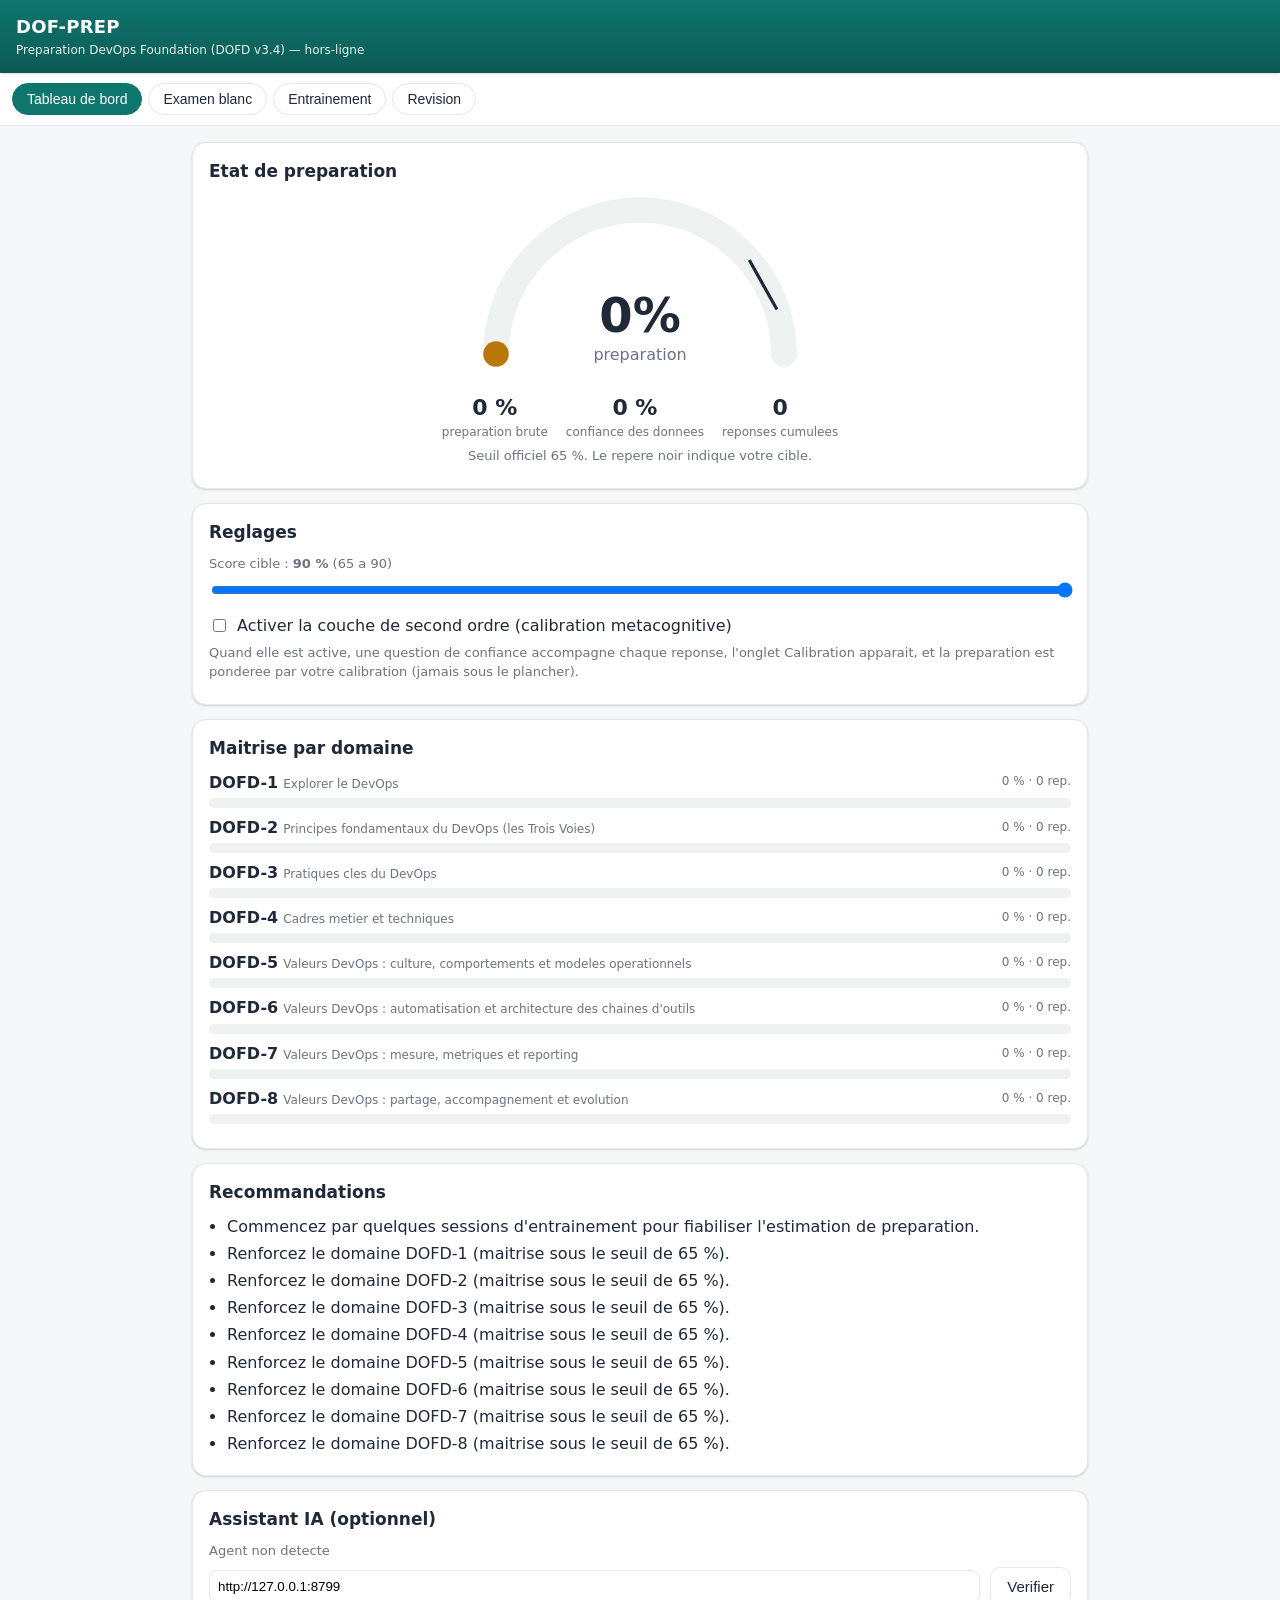
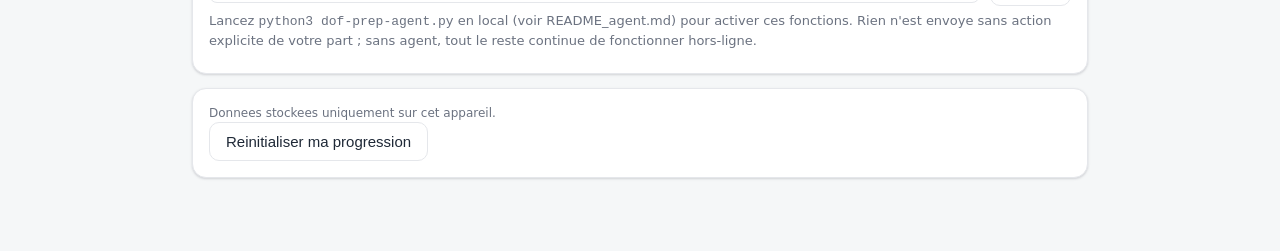
<file: dof-prep-web/index.html>
<!DOCTYPE html>
<html lang="fr">
<head>
<meta charset="utf-8">
<meta name="viewport" content="width=device-width, initial-scale=1, viewport-fit=cover">
<meta name="theme-color" content="#0f766e">
<meta name="description" content="Preparation a la certification DevOps Foundation (DOFD v3.4) — application hors-ligne.">
<title>DOF-PREP — Preparation DevOps Foundation</title>
<link rel="manifest" href="manifest.webmanifest">
<link rel="icon" href="icon-192.png">
<link rel="apple-touch-icon" href="icon-180.png">
<link rel="stylesheet" href="app.css">
</head>
<body>
<header class="app">
  <h1>DOF-PREP</h1>
  <div class="sub">Preparation DevOps Foundation (DOFD v3.4) — hors-ligne</div>
</header>
<nav class="tabs" id="tabs"></nav>
<main id="view"></main>
<script src="engine.js"></script>
<script src="store.js"></script>
<script src="app.js"></script>
<script>
if ("serviceWorker" in navigator) {
  window.addEventListener("load", function () {
    navigator.serviceWorker.register("sw.js").catch(function () { /* hors-ligne : best effort */ });
  });
}
</script>
</body>
</html>
</file>
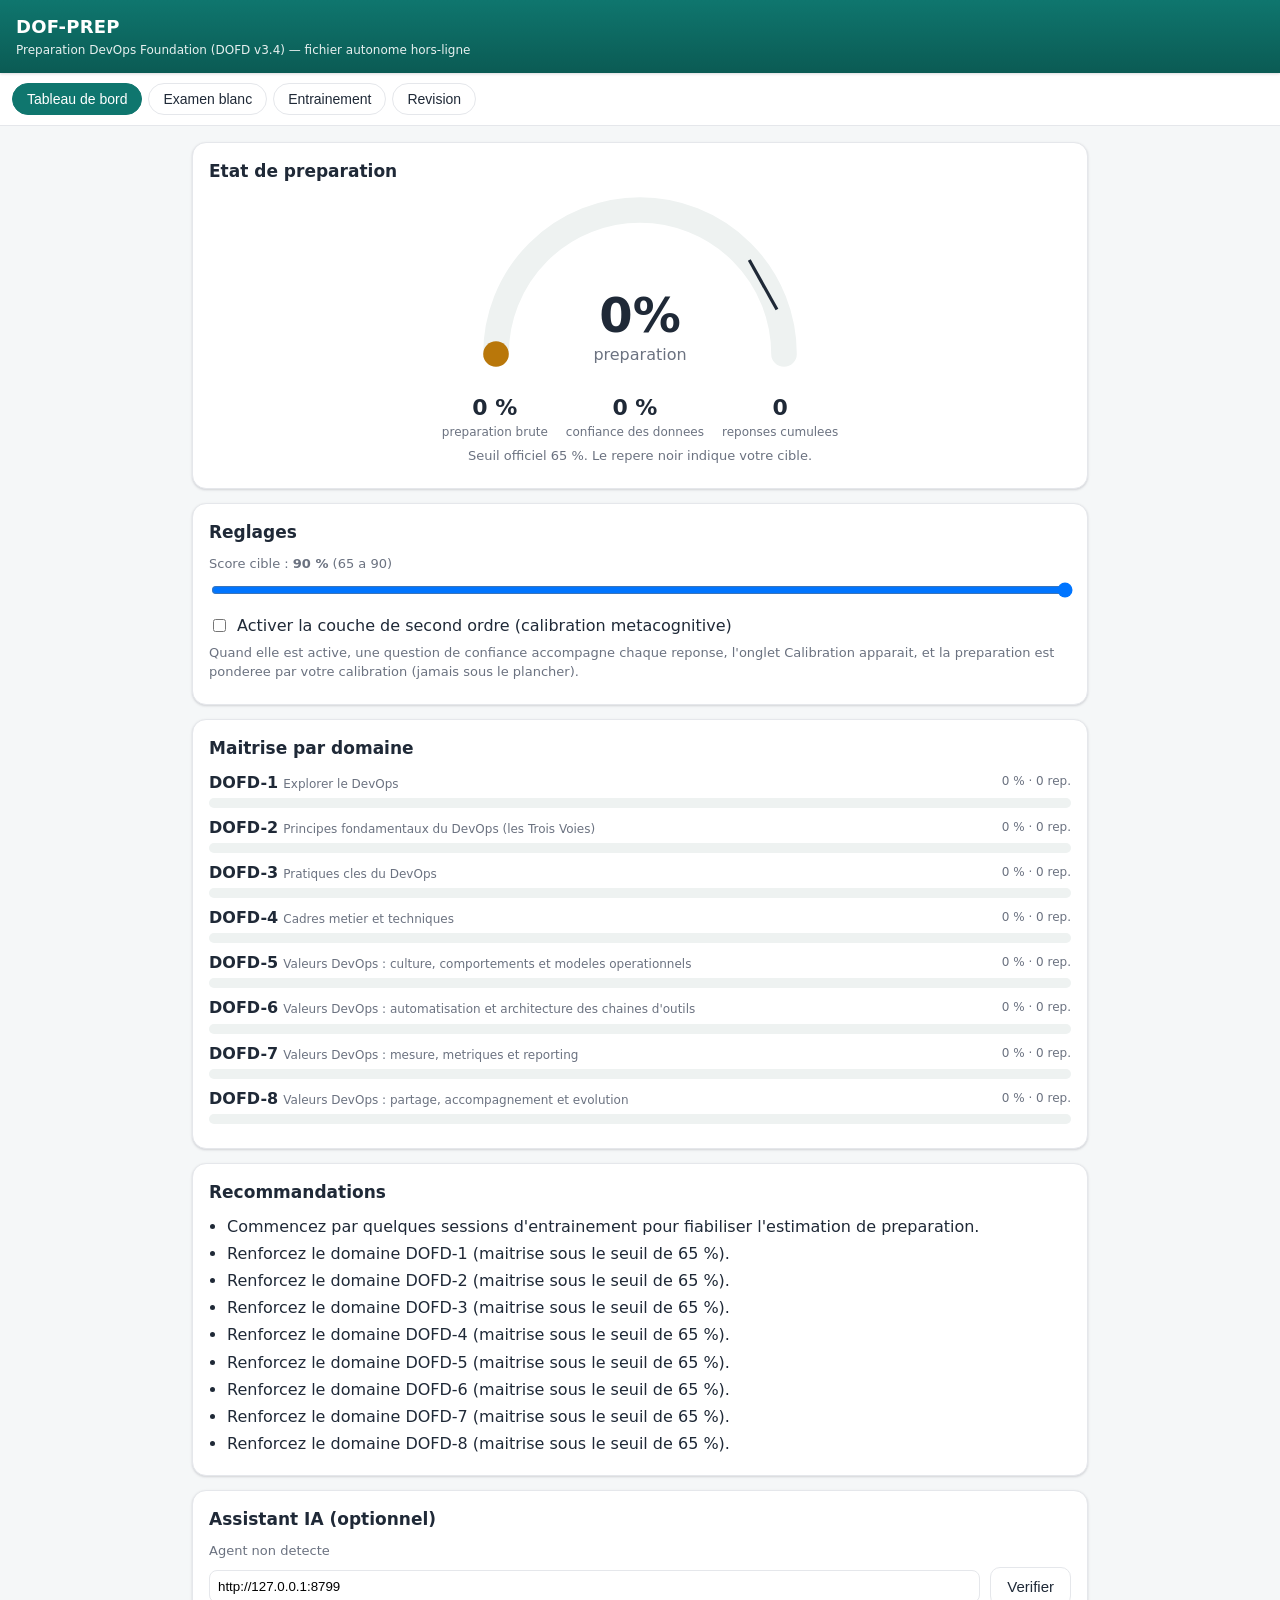
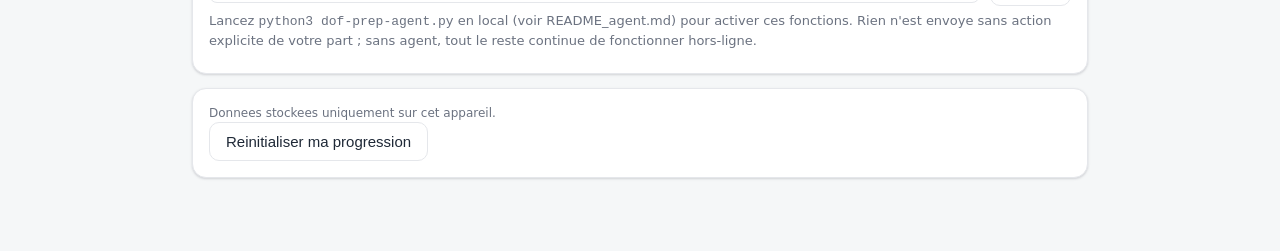
<file: dof-prep-web/dof-prep-standalone.html>
<!DOCTYPE html>
<html lang="fr">
<head>
<meta charset="utf-8">
<meta name="viewport" content="width=device-width, initial-scale=1, viewport-fit=cover">
<meta name="theme-color" content="#0f766e">
<title>DOF-PREP — Preparation DevOps Foundation (autonome)</title>
<style>
:root{
  --teal:#0f766e; --teal-d:#0b5b54; --bg:#f5f7f8; --ink:#1f2937; --muted:#6b7280;
  --card:#ffffff; --line:#e5e7eb; --ok:#2f7d4f; --ko:#b1442f; --warn:#b9770a;
  --shadow:0 1px 2px rgba(16,24,40,.06),0 1px 3px rgba(16,24,40,.1);
}
*{box-sizing:border-box}
html,body{margin:0;padding:0}
body{font-family:"Avenir Next","Segoe UI",system-ui,-apple-system,Roboto,Helvetica,Arial,sans-serif;
  color:var(--ink);background:var(--bg);line-height:1.45;-webkit-text-size-adjust:100%}
header.app{background:linear-gradient(180deg,var(--teal),var(--teal-d));color:#fff;padding:14px 16px;
  position:sticky;top:0;z-index:10;box-shadow:var(--shadow)}
header.app h1{margin:0;font-size:18px;font-weight:700;letter-spacing:.2px}
header.app .sub{font-size:12px;opacity:.9;margin-top:2px}
nav.tabs{display:flex;gap:6px;flex-wrap:wrap;padding:10px 12px;background:#fff;border-bottom:1px solid var(--line);
  position:sticky;top:54px;z-index:9}
nav.tabs button{border:1px solid var(--line);background:#fff;color:var(--ink);border-radius:999px;
  padding:7px 14px;font-size:14px;cursor:pointer}
nav.tabs button.active{background:var(--teal);border-color:var(--teal);color:#fff}
main{max-width:920px;margin:0 auto;padding:16px 12px 60px}
.card{background:var(--card);border:1px solid var(--line);border-radius:14px;padding:16px;margin:0 0 14px;box-shadow:var(--shadow)}
.card h2{margin:0 0 10px;font-size:17px}
.note{color:var(--muted);font-size:13px;margin:6px 0}
.row{display:flex;gap:10px;align-items:center;flex-wrap:wrap}
.spread{display:flex;justify-content:space-between;align-items:center;gap:10px;flex-wrap:wrap}
button.btn{border:0;border-radius:10px;background:var(--teal);color:#fff;padding:10px 16px;font-size:15px;cursor:pointer}
button.btn:hover{background:var(--teal-d)}
button.btn.sec{background:#eef2f1;color:var(--teal-d)}
button.btn.ghost{background:#fff;border:1px solid var(--line);color:var(--ink)}
button.btn:disabled{opacity:.5;cursor:not-allowed}
.grid{display:grid;grid-template-columns:repeat(auto-fill,minmax(150px,1fr));gap:8px}
.pill{display:inline-block;border:1px solid var(--line);border-radius:999px;padding:2px 9px;font-size:12px;color:var(--muted)}
.bar{height:10px;background:#eef2f1;border-radius:999px;overflow:hidden}
.bar>span{display:block;height:100%;background:var(--teal)}
.q{border:1px solid var(--line);border-radius:12px;padding:12px;margin:0 0 10px}
.q .stmt{font-weight:600;margin-bottom:8px}
.opt{display:flex;gap:9px;align-items:flex-start;padding:8px;border:1px solid var(--line);border-radius:9px;margin:6px 0;cursor:pointer}
.opt.correct{border-color:var(--ok);background:#f0f8f3}
.opt.wrong{border-color:var(--ko);background:#fbf1ef}
.opt input{margin-top:3px}
.conf{display:flex;gap:6px;flex-wrap:wrap;margin-top:8px}
.conf button{border:1px solid var(--line);background:#fff;border-radius:999px;padding:5px 11px;font-size:13px;cursor:pointer}
.conf button.sel{background:var(--teal);color:#fff;border-color:var(--teal)}
.result-score{font-size:34px;font-weight:800}
.tag-ok{color:var(--ok);font-weight:700}
.tag-ko{color:var(--ko);font-weight:700}
table{border-collapse:collapse;width:100%;font-size:14px}
th,td{text-align:left;padding:7px 8px;border-bottom:1px solid var(--line)}
th{color:var(--muted);font-weight:600}
input[type=range]{width:100%}
.switch{display:inline-flex;align-items:center;gap:8px;cursor:pointer;user-select:none}
.kpi{display:flex;gap:18px;flex-wrap:wrap}
.kpi .v{font-size:22px;font-weight:700}
.kpi .l{font-size:12px;color:var(--muted)}
.bars{display:flex;align-items:flex-end;gap:8px;height:130px;margin-top:10px}
.bars .b{flex:1;display:flex;flex-direction:column;align-items:center;justify-content:flex-end;height:100%}
.bars .b .bv{width:100%;background:var(--teal);border-radius:6px 6px 0 0}
.small{font-size:12px;color:var(--muted)}
.center{text-align:center}

</style>
</head>
<body>
<header class="app">
  <h1>DOF-PREP</h1>
  <div class="sub">Preparation DevOps Foundation (DOFD v3.4) — fichier autonome hors-ligne</div>
</header>
<nav class="tabs" id="tabs"></nav>
<main id="view"></main>
<script>
/*BANK_BEGIN*/
window.__DOF_BANK__ = {
  "schema": "dof-prep/questions",
  "version": "1.0",
  "certification": "DOFD_V3_4",
  "count": 315,
  "questions": [
    {
      "domain": "DOFD-1",
      "k_level": 1,
      "difficulty": 1,
      "type": "single",
      "statement": "Comment definit-on le mieux DevOps ?",
      "options": [
        {
          "text": "Un ensemble d'outils a installer pour automatiser les serveurs",
          "correct": false
        },
        {
          "text": "Une culture, des pratiques et des outils alignant le developpement et les operations",
          "correct": true
        },
        {
          "text": "Un nouveau poste remplacant les administrateurs systeme",
          "correct": false
        },
        {
          "text": "Une methodologie de gestion de projet remplacant Scrum",
          "correct": false
        }
      ],
      "explanation": "DevOps n'est pas un outil ni un poste : c'est l'alliance d'une culture, de pratiques et d'outils visant a aligner Dev et Ops."
    },
    {
      "domain": "DOFD-1",
      "k_level": 1,
      "difficulty": 2,
      "type": "single",
      "statement": "Quel est l'objectif central de DevOps ?",
      "options": [
        {
          "text": "Supprimer l'equipe des operations",
          "correct": false
        },
        {
          "text": "Reduire le delai entre une idee/un commit et sa mise en production fiable",
          "correct": true
        },
        {
          "text": "Ecrire davantage de documentation",
          "correct": false
        },
        {
          "text": "Augmenter le nombre de reunions de coordination",
          "correct": false
        }
      ],
      "explanation": "DevOps cherche a livrer de la valeur plus vite ET de maniere fiable, en raccourcissant le delai de bout en bout."
    },
    {
      "domain": "DOFD-1",
      "k_level": 1,
      "difficulty": 2,
      "type": "truefalse",
      "statement": "Le « mur de la confusion » (wall of confusion) designe la friction et le rejet de responsabilite entre les equipes Dev et Ops.",
      "options": [
        {
          "text": "Vrai",
          "correct": true
        },
        {
          "text": "Faux",
          "correct": false
        }
      ],
      "explanation": "Le wall of confusion illustre le cloisonnement Dev/Ops que DevOps cherche a abattre."
    },
    {
      "domain": "DOFD-1",
      "k_level": 1,
      "difficulty": 1,
      "type": "truefalse",
      "statement": "DevOps est avant tout un changement culturel, pas uniquement l'achat d'un outillage.",
      "options": [
        {
          "text": "Vrai",
          "correct": true
        },
        {
          "text": "Faux",
          "correct": false
        }
      ],
      "explanation": "La culture (collaboration, responsabilite partagee) prime ; l'outillage la soutient mais ne la remplace pas."
    },
    {
      "domain": "DOFD-1",
      "k_level": 1,
      "difficulty": 3,
      "type": "single",
      "statement": "Quel evenement/mouvement est associe a l'emergence du terme DevOps (vers 2009) ?",
      "options": [
        {
          "text": "La sortie de Kubernetes",
          "correct": false
        },
        {
          "text": "Les premiers DevOpsDays inities notamment par Patrick Debois",
          "correct": true
        },
        {
          "text": "La publication du Manifeste Agile",
          "correct": false
        },
        {
          "text": "La creation de Git",
          "correct": false
        }
      ],
      "explanation": "Le terme s'est popularise avec les DevOpsDays (Patrick Debois, 2009)."
    },
    {
      "domain": "DOFD-1",
      "k_level": 2,
      "difficulty": 2,
      "type": "multiple",
      "statement": "Quels benefices sont typiquement attribues a une adoption reussie de DevOps ?",
      "options": [
        {
          "text": "Deploiements plus frequents",
          "correct": true
        },
        {
          "text": "Delai de mise en production plus court",
          "correct": true
        },
        {
          "text": "Temps de retablissement (MTTR) plus court",
          "correct": true
        },
        {
          "text": "Augmentation systematique du taux d'echec des changements",
          "correct": false
        }
      ],
      "explanation": "DevOps vise plus de frequence, moins de delai, un retablissement plus rapide ET un taux d'echec plus bas."
    },
    {
      "domain": "DOFD-2",
      "k_level": 1,
      "difficulty": 2,
      "type": "single",
      "statement": "Que privilegie la Premiere Voie (The First Way) ?",
      "options": [
        {
          "text": "Le flux de gauche a droite, du developpement vers la production",
          "correct": true
        },
        {
          "text": "Les boucles de retroaction de droite a gauche",
          "correct": false
        },
        {
          "text": "L'experimentation et l'apprentissage continus",
          "correct": false
        },
        {
          "text": "La suppression des tests automatises",
          "correct": false
        }
      ],
      "explanation": "La Premiere Voie concerne le flux rapide et fluide du travail, du Dev vers le client."
    },
    {
      "domain": "DOFD-2",
      "k_level": 1,
      "difficulty": 2,
      "type": "single",
      "statement": "Sur quoi insiste la Deuxieme Voie (The Second Way) ?",
      "options": [
        {
          "text": "Le flux de gauche a droite",
          "correct": false
        },
        {
          "text": "L'amplification des boucles de retroaction (feedback) de droite a gauche",
          "correct": true
        },
        {
          "text": "La reduction du nombre de deploiements",
          "correct": false
        },
        {
          "text": "L'externalisation des operations",
          "correct": false
        }
      ],
      "explanation": "La Deuxieme Voie amplifie et raccourcit les boucles de retroaction pour corriger au plus tot."
    },
    {
      "domain": "DOFD-2",
      "k_level": 1,
      "difficulty": 2,
      "type": "single",
      "statement": "Que recouvre la Troisieme Voie (The Third Way) ?",
      "options": [
        {
          "text": "La culture de l'apprentissage continu et de l'experimentation",
          "correct": true
        },
        {
          "text": "La centralisation des decisions",
          "correct": false
        },
        {
          "text": "La suppression des post-mortems",
          "correct": false
        },
        {
          "text": "Le gel des changements en production",
          "correct": false
        }
      ],
      "explanation": "La Troisieme Voie cultive l'apprentissage continu, l'experimentation et la prise de risque maitrisee."
    },
    {
      "domain": "DOFD-2",
      "k_level": 2,
      "difficulty": 3,
      "type": "single",
      "statement": "Selon la Theorie des Contraintes (Goldratt), pour ameliorer le debit d'un systeme il faut d'abord :",
      "options": [
        {
          "text": "Optimiser chaque etape independamment",
          "correct": false
        },
        {
          "text": "Identifier et exploiter la contrainte (le goulot d'etranglement)",
          "correct": true
        },
        {
          "text": "Ajouter du travail en cours partout",
          "correct": false
        },
        {
          "text": "Supprimer toute forme de mesure",
          "correct": false
        }
      ],
      "explanation": "Optimiser ailleurs que le goulot ne sert a rien : on concentre l'effort sur la contrainte du systeme."
    },
    {
      "domain": "DOFD-2",
      "k_level": 2,
      "difficulty": 3,
      "type": "multiple",
      "statement": "Quelles pratiques relevent de la Premiere Voie (flux) ?",
      "options": [
        {
          "text": "Rendre le travail visible",
          "correct": true
        },
        {
          "text": "Limiter le travail en cours (WIP)",
          "correct": true
        },
        {
          "text": "Reduire la taille des lots de travail",
          "correct": true
        },
        {
          "text": "Multiplier les transferts (hand-offs) entre equipes",
          "correct": false
        }
      ],
      "explanation": "Visibilite, limitation du WIP et petits lots fluidifient le flux ; multiplier les hand-offs le degrade."
    },
    {
      "domain": "DOFD-2",
      "k_level": 2,
      "difficulty": 3,
      "type": "single",
      "statement": "Dans une organisation apprenante, comment traite-t-on un incident ?",
      "options": [
        {
          "text": "En cherchant un coupable a sanctionner",
          "correct": false
        },
        {
          "text": "Par un post-mortem sans blame, axe sur l'apprentissage systemique",
          "correct": true
        },
        {
          "text": "En ignorant l'incident s'il est resolu",
          "correct": false
        },
        {
          "text": "En interdisant tout nouveau deploiement",
          "correct": false
        }
      ],
      "explanation": "La culture juste privilegie l'apprentissage et la correction des causes systemiques plutot que le blame."
    },
    {
      "domain": "DOFD-2",
      "k_level": 2,
      "difficulty": 2,
      "type": "multiple",
      "statement": "Quels sont des « types de travail » identifies dans The Phoenix Project ?",
      "options": [
        {
          "text": "Projets metier",
          "correct": true
        },
        {
          "text": "Projets internes (IT)",
          "correct": true
        },
        {
          "text": "Changements",
          "correct": true
        },
        {
          "text": "Travail non planifie",
          "correct": true
        }
      ],
      "explanation": "Les quatre types : projets metier, projets internes, changements, et travail non planifie."
    },
    {
      "domain": "DOFD-2",
      "k_level": 1,
      "difficulty": 2,
      "type": "truefalse",
      "statement": "Reduire la taille des lots (small batches) ameliore le flux et accelere la retroaction.",
      "options": [
        {
          "text": "Vrai",
          "correct": true
        },
        {
          "text": "Faux",
          "correct": false
        }
      ],
      "explanation": "De petits lots reduisent les risques, accelerent le retour d'information et fluidifient le flux."
    },
    {
      "domain": "DOFD-3",
      "k_level": 1,
      "difficulty": 1,
      "type": "single",
      "statement": "Que designe l'acronyme CALMS ?",
      "options": [
        {
          "text": "Culture, Automation, Lean, Measurement, Sharing",
          "correct": true
        },
        {
          "text": "Cloud, Agile, Lean, Monitoring, Security",
          "correct": false
        },
        {
          "text": "Continuous, Automated, Logging, Metrics, Scaling",
          "correct": false
        },
        {
          "text": "Culture, Agile, Learning, Metrics, Standards",
          "correct": false
        }
      ],
      "explanation": "CALMS = Culture, Automation, Lean, Measurement, Sharing."
    },
    {
      "domain": "DOFD-3",
      "k_level": 1,
      "difficulty": 2,
      "type": "single",
      "statement": "Dans CALMS, que recouvre le « M » ?",
      "options": [
        {
          "text": "Monitoring uniquement",
          "correct": false
        },
        {
          "text": "Measurement (la mesure pour piloter l'amelioration)",
          "correct": true
        },
        {
          "text": "Microservices",
          "correct": false
        },
        {
          "text": "Management",
          "correct": false
        }
      ],
      "explanation": "Le M est Measurement : mesurer pour decider et s'ameliorer en continu."
    },
    {
      "domain": "DOFD-3",
      "k_level": 2,
      "difficulty": 2,
      "type": "single",
      "statement": "Qu'est-ce que l'integration continue (CI) ?",
      "options": [
        {
          "text": "Deployer automatiquement en production a chaque commit",
          "correct": false
        },
        {
          "text": "Fusionner frequemment le code dans une branche commune, avec build et tests automatises",
          "correct": true
        },
        {
          "text": "Geler les fusions pendant un sprint",
          "correct": false
        },
        {
          "text": "Ecrire le code sans tests",
          "correct": false
        }
      ],
      "explanation": "La CI consiste a integrer souvent le code, valide automatiquement par build et tests."
    },
    {
      "domain": "DOFD-3",
      "k_level": 3,
      "difficulty": 3,
      "type": "single",
      "statement": "Quelle est la difference entre livraison continue et deploiement continu ?",
      "options": [
        {
          "text": "Aucune, ce sont des synonymes",
          "correct": false
        },
        {
          "text": "La livraison continue rend chaque version deployable (mise en prod sur decision) ; le deploiement continu met automatiquement en production",
          "correct": true
        },
        {
          "text": "Le deploiement continu n'utilise pas de tests",
          "correct": false
        },
        {
          "text": "La livraison continue interdit l'automatisation",
          "correct": false
        }
      ],
      "explanation": "Livraison continue = toujours pret a deployer (declenchement manuel) ; deploiement continu = mise en prod automatique."
    },
    {
      "domain": "DOFD-3",
      "k_level": 2,
      "difficulty": 3,
      "type": "multiple",
      "statement": "Quelles etapes trouve-t-on typiquement dans un pipeline de deploiement ?",
      "options": [
        {
          "text": "Build (compilation/empaquetage)",
          "correct": true
        },
        {
          "text": "Tests automatises",
          "correct": true
        },
        {
          "text": "Deploiement vers des environnements",
          "correct": true
        },
        {
          "text": "Suppression de la gestion de versions",
          "correct": false
        }
      ],
      "explanation": "Un pipeline enchaine build, tests et deploiements ; la gestion de versions en est le socle."
    },
    {
      "domain": "DOFD-3",
      "k_level": 3,
      "difficulty": 4,
      "type": "single",
      "statement": "En SRE, que represente un « error budget » (budget d'erreur) ?",
      "options": [
        {
          "text": "Le budget financier de l'equipe",
          "correct": false
        },
        {
          "text": "La marge d'indisponibilite toleree, derivee de l'objectif de service (SLO)",
          "correct": true
        },
        {
          "text": "Le nombre de tickets ouverts",
          "correct": false
        },
        {
          "text": "Le delai de paie des astreintes",
          "correct": false
        }
      ],
      "explanation": "Le budget d'erreur = 1 - SLO ; il arbitre entre vitesse de livraison et fiabilite."
    },
    {
      "domain": "DOFD-3",
      "k_level": 2,
      "difficulty": 3,
      "type": "multiple",
      "statement": "Quels sont les trois piliers de l'observabilite ?",
      "options": [
        {
          "text": "Les logs (journaux)",
          "correct": true
        },
        {
          "text": "Les metriques",
          "correct": true
        },
        {
          "text": "Les traces",
          "correct": true
        },
        {
          "text": "Les sauvegardes hebdomadaires",
          "correct": false
        }
      ],
      "explanation": "Observabilite : logs, metriques et traces (les sauvegardes n'en font pas partie)."
    },
    {
      "domain": "DOFD-3",
      "k_level": 2,
      "difficulty": 2,
      "type": "single",
      "statement": "Que recommande la « pyramide des tests » ?",
      "options": [
        {
          "text": "Surtout des tests manuels en fin de cycle",
          "correct": false
        },
        {
          "text": "Beaucoup de tests unitaires rapides a la base, moins de tests d'integration, peu de tests bout-en-bout",
          "correct": true
        },
        {
          "text": "Uniquement des tests d'interface graphique",
          "correct": false
        },
        {
          "text": "Aucun test automatise",
          "correct": false
        }
      ],
      "explanation": "On privilegie une large base de tests unitaires rapides, et on limite les tests E2E plus lents et fragiles."
    },
    {
      "domain": "DOFD-3",
      "k_level": 2,
      "difficulty": 3,
      "type": "single",
      "statement": "A quoi servent les « feature flags » (drapeaux de fonctionnalite) ?",
      "options": [
        {
          "text": "A supprimer les tests",
          "correct": false
        },
        {
          "text": "A activer/desactiver des fonctionnalites en production sans redeployer",
          "correct": true
        },
        {
          "text": "A empecher les fusions de code",
          "correct": false
        },
        {
          "text": "A chiffrer la base de donnees",
          "correct": false
        }
      ],
      "explanation": "Les feature flags decouplent le deploiement de la mise a disposition d'une fonctionnalite."
    },
    {
      "domain": "DOFD-3",
      "k_level": 2,
      "difficulty": 2,
      "type": "truefalse",
      "statement": "Le principe « shift left » consiste a integrer les tests et la qualite au plus tot dans le cycle.",
      "options": [
        {
          "text": "Vrai",
          "correct": true
        },
        {
          "text": "Faux",
          "correct": false
        }
      ],
      "explanation": "« Decaler a gauche » rapproche tests, securite et qualite des phases initiales."
    },
    {
      "domain": "DOFD-4",
      "k_level": 1,
      "difficulty": 2,
      "type": "single",
      "statement": "Que cherche a eliminer la pensee Lean ?",
      "options": [
        {
          "text": "La documentation",
          "correct": false
        },
        {
          "text": "Le gaspillage (muda), c'est-a-dire toute activite sans valeur ajoutee",
          "correct": true
        },
        {
          "text": "Les tests automatises",
          "correct": false
        },
        {
          "text": "La collaboration",
          "correct": false
        }
      ],
      "explanation": "Lean traque le gaspillage afin de maximiser la valeur livree au client."
    },
    {
      "domain": "DOFD-4",
      "k_level": 1,
      "difficulty": 2,
      "type": "single",
      "statement": "Que designe le Kaizen ?",
      "options": [
        {
          "text": "Une suppression des processus",
          "correct": false
        },
        {
          "text": "L'amelioration continue par petites etapes",
          "correct": true
        },
        {
          "text": "Un type de serveur",
          "correct": false
        },
        {
          "text": "Un langage de programmation",
          "correct": false
        }
      ],
      "explanation": "Kaizen = amelioration continue, incrementale et participative."
    },
    {
      "domain": "DOFD-4",
      "k_level": 1,
      "difficulty": 2,
      "type": "multiple",
      "statement": "Quelles valeurs figurent dans le Manifeste Agile ?",
      "options": [
        {
          "text": "Les individus et leurs interactions plus que les processus et les outils",
          "correct": true
        },
        {
          "text": "Un logiciel operationnel plus qu'une documentation exhaustive",
          "correct": true
        },
        {
          "text": "La collaboration avec le client plus que la negociation contractuelle",
          "correct": true
        },
        {
          "text": "Le respect strict du plan initial plus que l'adaptation au changement",
          "correct": false
        }
      ],
      "explanation": "Le Manifeste valorise notamment l'adaptation au changement plutot que le suivi rigide d'un plan."
    },
    {
      "domain": "DOFD-4",
      "k_level": 2,
      "difficulty": 2,
      "type": "truefalse",
      "statement": "DevOps et l'ITSM (gestion des services IT) sont complementaires et peuvent coexister.",
      "options": [
        {
          "text": "Vrai",
          "correct": true
        },
        {
          "text": "Faux",
          "correct": false
        }
      ],
      "explanation": "DevOps s'integre aux pratiques ITSM (incidents, changements, services) plutot que de les exclure."
    },
    {
      "domain": "DOFD-4",
      "k_level": 3,
      "difficulty": 3,
      "type": "single",
      "statement": "Quel est le but principal du Value Stream Mapping ?",
      "options": [
        {
          "text": "Dessiner l'organigramme de l'entreprise",
          "correct": false
        },
        {
          "text": "Visualiser le flux de valeur pour reperer goulots, attentes et gaspillages",
          "correct": true
        },
        {
          "text": "Lister les serveurs de production",
          "correct": false
        },
        {
          "text": "Planifier les conges",
          "correct": false
        }
      ],
      "explanation": "Le VSM cartographie le flux de bout en bout afin d'identifier ou la valeur est ralentie ou gaspillee."
    },
    {
      "domain": "DOFD-4",
      "k_level": 2,
      "difficulty": 3,
      "type": "single",
      "statement": "Pourquoi reduire la taille des lots est-il benefique (theorie des files d'attente) ?",
      "options": [
        {
          "text": "Cela augmente les delais",
          "correct": false
        },
        {
          "text": "Cela reduit le temps d'attente, accelere la retroaction et diminue le risque",
          "correct": true
        },
        {
          "text": "Cela supprime le besoin de tests",
          "correct": false
        },
        {
          "text": "Cela complexifie le deploiement",
          "correct": false
        }
      ],
      "explanation": "De petits lots reduisent l'en-cours, donc l'attente, et rendent les problemes plus faciles a localiser."
    },
    {
      "domain": "DOFD-4",
      "k_level": 2,
      "difficulty": 3,
      "type": "single",
      "statement": "Qu'apporte un financement oriente « produit » plutot que « projet » ?",
      "options": [
        {
          "text": "Des equipes durables centrees sur un produit et un flux de valeur continu",
          "correct": true
        },
        {
          "text": "Des equipes dissoutes a chaque livraison",
          "correct": false
        },
        {
          "text": "La suppression de toute mesure de valeur",
          "correct": false
        },
        {
          "text": "Un gel des budgets",
          "correct": false
        }
      ],
      "explanation": "Le financement produit soutient des equipes stables et un flux de valeur continu, contrairement au mode projet temporaire."
    },
    {
      "domain": "DOFD-5",
      "k_level": 2,
      "difficulty": 3,
      "type": "single",
      "statement": "Qu'est-ce qu'une « culture juste » (just culture) ?",
      "options": [
        {
          "text": "Une culture qui sanctionne systematiquement les erreurs",
          "correct": false
        },
        {
          "text": "Une culture qui apprend des erreurs sans chercher de bouc emissaire",
          "correct": true
        },
        {
          "text": "Une culture interdisant les changements",
          "correct": false
        },
        {
          "text": "Une culture sans aucune regle",
          "correct": false
        }
      ],
      "explanation": "La culture juste equilibre responsabilite et apprentissage, sans blame destructeur."
    },
    {
      "domain": "DOFD-5",
      "k_level": 3,
      "difficulty": 4,
      "type": "single",
      "statement": "Dans le modele de Westrum, comment circule l'information dans une organisation « generative » ?",
      "options": [
        {
          "text": "Elle est dissimulee",
          "correct": false
        },
        {
          "text": "Elle circule activement et la cooperation est recherchee",
          "correct": true
        },
        {
          "text": "Elle est reservee a la hierarchie",
          "correct": false
        },
        {
          "text": "Elle est ignoree",
          "correct": false
        }
      ],
      "explanation": "Les cultures generatives favorisent une circulation fluide de l'information et une forte cooperation."
    },
    {
      "domain": "DOFD-5",
      "k_level": 2,
      "difficulty": 3,
      "type": "single",
      "statement": "Que signifie le principe « you build it, you run it » ?",
      "options": [
        {
          "text": "Les developpeurs n'ont aucune responsabilite en production",
          "correct": false
        },
        {
          "text": "L'equipe qui construit le service est aussi responsable de son exploitation",
          "correct": true
        },
        {
          "text": "Seuls les Ops deploient",
          "correct": false
        },
        {
          "text": "Le code n'est jamais surveille",
          "correct": false
        }
      ],
      "explanation": "Ce principe responsabilise les equipes de bout en bout, du build a l'exploitation."
    },
    {
      "domain": "DOFD-5",
      "k_level": 3,
      "difficulty": 4,
      "type": "single",
      "statement": "Que dit la loi de Conway ?",
      "options": [
        {
          "text": "Les systemes refletent la structure de communication de l'organisation qui les conçoit",
          "correct": true
        },
        {
          "text": "Tout systeme finit par tomber en panne",
          "correct": false
        },
        {
          "text": "Le code double de taille chaque annee",
          "correct": false
        },
        {
          "text": "Les reunions ralentissent les projets",
          "correct": false
        }
      ],
      "explanation": "Loi de Conway : l'architecture logicielle tend a copier les structures de communication de l'organisation."
    },
    {
      "domain": "DOFD-5",
      "k_level": 2,
      "difficulty": 3,
      "type": "multiple",
      "statement": "Quels types d'equipes propose le modele Team Topologies ?",
      "options": [
        {
          "text": "Alignee sur le flux (stream-aligned)",
          "correct": true
        },
        {
          "text": "Plateforme (platform)",
          "correct": true
        },
        {
          "text": "Habilitante (enabling)",
          "correct": true
        },
        {
          "text": "Hierarchique pyramidale stricte",
          "correct": false
        }
      ],
      "explanation": "Team Topologies decrit 4 types : stream-aligned, platform, enabling et complicated-subsystem."
    },
    {
      "domain": "DOFD-5",
      "k_level": 2,
      "difficulty": 3,
      "type": "truefalse",
      "statement": "La securite psychologique favorise la prise de parole, l'experimentation et l'apprentissage des erreurs.",
      "options": [
        {
          "text": "Vrai",
          "correct": true
        },
        {
          "text": "Faux",
          "correct": false
        }
      ],
      "explanation": "Sans peur de represailles, les equipes signalent les problemes et apprennent plus vite."
    },
    {
      "domain": "DOFD-5",
      "k_level": 3,
      "difficulty": 3,
      "type": "single",
      "statement": "Quel facteur est determinant pour reussir un changement culturel DevOps ?",
      "options": [
        {
          "text": "L'achat d'un nouvel outil uniquement",
          "correct": false
        },
        {
          "text": "Un soutien visible du leadership et l'implication des equipes",
          "correct": true
        },
        {
          "text": "Le gel de toute communication",
          "correct": false
        },
        {
          "text": "La suppression des retrospectives",
          "correct": false
        }
      ],
      "explanation": "Le changement culturel reussit avec un leadership engage et la participation des equipes."
    },
    {
      "domain": "DOFD-6",
      "k_level": 2,
      "difficulty": 2,
      "type": "single",
      "statement": "Qu'est-ce que l'Infrastructure as Code (IaC) ?",
      "options": [
        {
          "text": "Configurer les serveurs manuellement",
          "correct": false
        },
        {
          "text": "Decrire et provisionner l'infrastructure via du code versionne et reproductible",
          "correct": true
        },
        {
          "text": "Stocker les mots de passe en clair",
          "correct": false
        },
        {
          "text": "Une base de donnees relationnelle",
          "correct": false
        }
      ],
      "explanation": "L'IaC traite l'infrastructure comme du code : versionnee, testable, reproductible et idempotente."
    },
    {
      "domain": "DOFD-6",
      "k_level": 2,
      "difficulty": 3,
      "type": "single",
      "statement": "A quoi servent les outils de gestion de configuration (Ansible, Puppet, Chef) ?",
      "options": [
        {
          "text": "A ecrire du code applicatif",
          "correct": false
        },
        {
          "text": "A garantir un etat cible coherent et reproductible des systemes",
          "correct": true
        },
        {
          "text": "A remplacer le controle de version",
          "correct": false
        },
        {
          "text": "A chiffrer les disques uniquement",
          "correct": false
        }
      ],
      "explanation": "Ils assurent que les systemes convergent vers un etat desire, de maniere idempotente."
    },
    {
      "domain": "DOFD-6",
      "k_level": 2,
      "difficulty": 2,
      "type": "single",
      "statement": "Quel avantage majeur apportent les conteneurs (ex. Docker) ?",
      "options": [
        {
          "text": "Empaqueter l'application et ses dependances pour une execution coherente et portable",
          "correct": true
        },
        {
          "text": "Supprimer le besoin de tests",
          "correct": false
        },
        {
          "text": "Ralentir les deploiements",
          "correct": false
        },
        {
          "text": "Empecher l'automatisation",
          "correct": false
        }
      ],
      "explanation": "Les conteneurs offrent une isolation legere et une portabilite coherente entre environnements."
    },
    {
      "domain": "DOFD-6",
      "k_level": 3,
      "difficulty": 3,
      "type": "single",
      "statement": "Quel est le role d'un orchestrateur comme Kubernetes ?",
      "options": [
        {
          "text": "Editer le code source",
          "correct": false
        },
        {
          "text": "Deployer, mettre a l'echelle et gerer des conteneurs sur un cluster",
          "correct": true
        },
        {
          "text": "Compiler les binaires",
          "correct": false
        },
        {
          "text": "Stocker les journaux uniquement",
          "correct": false
        }
      ],
      "explanation": "Kubernetes orchestre le cycle de vie, la mise a l'echelle et la resilience des conteneurs."
    },
    {
      "domain": "DOFD-6",
      "k_level": 2,
      "difficulty": 3,
      "type": "multiple",
      "statement": "Quelles categories d'outils compose-t-on dans une chaine d'outils DevOps (toolchain) ?",
      "options": [
        {
          "text": "Gestion de versions / source",
          "correct": true
        },
        {
          "text": "Build et integration continue",
          "correct": true
        },
        {
          "text": "Surveillance et observabilite",
          "correct": true
        },
        {
          "text": "Traitement de texte de bureautique",
          "correct": false
        }
      ],
      "explanation": "Une toolchain couvre source, build/CI, tests, deploiement, exploitation et observabilite."
    },
    {
      "domain": "DOFD-6",
      "k_level": 2,
      "difficulty": 2,
      "type": "single",
      "statement": "Lequel de ces outils est un moteur d'integration/livraison continue ?",
      "options": [
        {
          "text": "PostgreSQL",
          "correct": false
        },
        {
          "text": "GitLab CI / Jenkins / GitHub Actions",
          "correct": true
        },
        {
          "text": "Microsoft Word",
          "correct": false
        },
        {
          "text": "Photoshop",
          "correct": false
        }
      ],
      "explanation": "Jenkins, GitLab CI et GitHub Actions automatisent build, tests et deploiement."
    },
    {
      "domain": "DOFD-6",
      "k_level": 3,
      "difficulty": 3,
      "type": "truefalse",
      "statement": "L'infrastructure immuable consiste a remplacer les composants plutot qu'a les modifier en place.",
      "options": [
        {
          "text": "Vrai",
          "correct": true
        },
        {
          "text": "Faux",
          "correct": false
        }
      ],
      "explanation": "On redeploie une nouvelle version coherente au lieu de patcher l'existant, ce qui reduit la derive de configuration."
    },
    {
      "domain": "DOFD-6",
      "k_level": 3,
      "difficulty": 4,
      "type": "single",
      "statement": "Que promeut l'approche DevSecOps / « shift-left security » ?",
      "options": [
        {
          "text": "Tester la securite uniquement apres la mise en production",
          "correct": false
        },
        {
          "text": "Integrer la securite tot et tout au long du pipeline (gestion des secrets, analyses automatisees)",
          "correct": true
        },
        {
          "text": "Supprimer les controles de securite",
          "correct": false
        },
        {
          "text": "Confier la securite a une seule personne en fin de cycle",
          "correct": false
        }
      ],
      "explanation": "DevSecOps integre la securite des le debut et l'automatise dans le pipeline."
    },
    {
      "domain": "DOFD-7",
      "k_level": 2,
      "difficulty": 2,
      "type": "multiple",
      "statement": "Quelles sont les quatre metriques cles DORA ?",
      "options": [
        {
          "text": "Frequence de deploiement",
          "correct": true
        },
        {
          "text": "Delai des changements (lead time for changes)",
          "correct": true
        },
        {
          "text": "Taux d'echec des changements",
          "correct": true
        },
        {
          "text": "Temps de retablissement du service (MTTR)",
          "correct": true
        }
      ],
      "explanation": "Les 4 metriques DORA : frequence de deploiement, delai des changements, taux d'echec, et temps de retablissement."
    },
    {
      "domain": "DOFD-7",
      "k_level": 2,
      "difficulty": 3,
      "type": "single",
      "statement": "Que mesure le « lead time for changes » ?",
      "options": [
        {
          "text": "Le temps entre un commit et sa mise en production",
          "correct": true
        },
        {
          "text": "Le nombre de bugs ouverts",
          "correct": false
        },
        {
          "text": "La duree des reunions",
          "correct": false
        },
        {
          "text": "Le cout des licences",
          "correct": false
        }
      ],
      "explanation": "Le delai des changements mesure le temps du code valide jusqu'a la production."
    },
    {
      "domain": "DOFD-7",
      "k_level": 1,
      "difficulty": 2,
      "type": "single",
      "statement": "Que mesure la « frequence de deploiement » ?",
      "options": [
        {
          "text": "La taille des equipes",
          "correct": false
        },
        {
          "text": "La frequence a laquelle l'organisation deploie en production",
          "correct": true
        },
        {
          "text": "Le nombre de serveurs",
          "correct": false
        },
        {
          "text": "Le nombre de tickets fermes",
          "correct": false
        }
      ],
      "explanation": "Elle indique a quelle cadence on livre en production (indicateur de debit/flux)."
    },
    {
      "domain": "DOFD-7",
      "k_level": 2,
      "difficulty": 3,
      "type": "single",
      "statement": "Que mesure le « change failure rate » (taux d'echec des changements) ?",
      "options": [
        {
          "text": "Le pourcentage de deploiements qui provoquent une degradation necessitant une remediation",
          "correct": true
        },
        {
          "text": "Le nombre total de deploiements",
          "correct": false
        },
        {
          "text": "La vitesse du reseau",
          "correct": false
        },
        {
          "text": "Le nombre de developpeurs",
          "correct": false
        }
      ],
      "explanation": "C'est la part des changements qui echouent en production et exigent un correctif/rollback."
    },
    {
      "domain": "DOFD-7",
      "k_level": 2,
      "difficulty": 3,
      "type": "single",
      "statement": "Que designe le MTTR dans le contexte DORA / fiabilite ?",
      "options": [
        {
          "text": "Le temps moyen pour restaurer le service apres un incident",
          "correct": true
        },
        {
          "text": "Le temps moyen entre deux reunions",
          "correct": false
        },
        {
          "text": "Le nombre moyen de tests",
          "correct": false
        },
        {
          "text": "La moyenne des salaires",
          "correct": false
        }
      ],
      "explanation": "Le temps de retablissement mesure la rapidite a restaurer le service apres une defaillance."
    },
    {
      "domain": "DOFD-7",
      "k_level": 2,
      "difficulty": 2,
      "type": "truefalse",
      "statement": "On distingue les metriques « actionnables » des « vanity metrics » qui flattent mais n'orientent aucune decision.",
      "options": [
        {
          "text": "Vrai",
          "correct": true
        },
        {
          "text": "Faux",
          "correct": false
        }
      ],
      "explanation": "Les bonnes metriques guident une action ; les vanity metrics impressionnent sans eclairer de decision."
    },
    {
      "domain": "DOFD-8",
      "k_level": 1,
      "difficulty": 2,
      "type": "single",
      "statement": "Que recouvre le « S » de CALMS ?",
      "options": [
        {
          "text": "Security",
          "correct": false
        },
        {
          "text": "Sharing : le partage des connaissances, retours et bonnes pratiques",
          "correct": true
        },
        {
          "text": "Scaling",
          "correct": false
        },
        {
          "text": "Scheduling",
          "correct": false
        }
      ],
      "explanation": "Le S est Sharing : partager savoirs et retours pour diffuser l'amelioration."
    },
    {
      "domain": "DOFD-8",
      "k_level": 2,
      "difficulty": 3,
      "type": "single",
      "statement": "Qu'est-ce que le ChatOps ?",
      "options": [
        {
          "text": "Un chatbot de support client uniquement",
          "correct": false
        },
        {
          "text": "Piloter des operations et l'automatisation depuis un outil de discussion partage, de maniere tracable",
          "correct": true
        },
        {
          "text": "Une messagerie chiffree sans automatisation",
          "correct": false
        },
        {
          "text": "Un protocole reseau",
          "correct": false
        }
      ],
      "explanation": "ChatOps rapproche conversations, outils et automatisation dans un canal partage et historise."
    },
    {
      "domain": "DOFD-8",
      "k_level": 2,
      "difficulty": 3,
      "type": "single",
      "statement": "A quoi servent les communautes de pratique (CoP) ?",
      "options": [
        {
          "text": "A isoler les equipes",
          "correct": false
        },
        {
          "text": "A partager savoir-faire et standards entre equipes, au-dela des silos",
          "correct": true
        },
        {
          "text": "A supprimer la documentation",
          "correct": false
        },
        {
          "text": "A interdire l'experimentation",
          "correct": false
        }
      ],
      "explanation": "Les CoP diffusent connaissances et pratiques entre equipes et renforcent l'apprentissage collectif."
    },
    {
      "domain": "DOFD-8",
      "k_level": 3,
      "difficulty": 3,
      "type": "truefalse",
      "statement": "A l'echelle de l'entreprise, un centre d'excellence ou une plateforme interne peut accelerer l'adoption de DevOps.",
      "options": [
        {
          "text": "Vrai",
          "correct": true
        },
        {
          "text": "Faux",
          "correct": false
        }
      ],
      "explanation": "Centres d'excellence et plateformes internes diffusent pratiques et outils a grande echelle."
    },
    {
      "domain": "DOFD-8",
      "k_level": 3,
      "difficulty": 4,
      "type": "single",
      "statement": "Comment fait-on evoluer durablement les pratiques DevOps ?",
      "options": [
        {
          "text": "En figeant definitivement les processus",
          "correct": false
        },
        {
          "text": "Par l'experimentation continue, la mesure et l'amelioration iterative (esprit Kata/Kaizen)",
          "correct": true
        },
        {
          "text": "En supprimant les retours d'experience",
          "correct": false
        },
        {
          "text": "En cessant de mesurer",
          "correct": false
        }
      ],
      "explanation": "L'evolution durable repose sur des cycles d'experimentation, de mesure et d'amelioration continue."
    },
    {
      "domain": "DOFD-1",
      "k_level": 2,
      "difficulty": 2,
      "type": "single",
      "statement": "Quels gains chiffres le DevOps vise-t-il typiquement pour l'entreprise ?",
      "options": [
        {
          "text": "Reduction des couts IT, baisse du taux d'echec des changements et delais de mise a disposition plus courts",
          "correct": true
        },
        {
          "text": "Augmentation des couts et baisse de la qualite",
          "correct": false
        },
        {
          "text": "Aucun impact mesurable sur l'activite",
          "correct": false
        },
        {
          "text": "Uniquement une reduction des effectifs",
          "correct": false
        }
      ],
      "explanation": "Le DevOps vise a la fois reduction des couts, meilleure qualite (moins d'echecs) et plus d'agilite (delais plus courts)."
    },
    {
      "domain": "DOFD-1",
      "k_level": 1,
      "difficulty": 2,
      "type": "single",
      "statement": "Quel est l'apport principal du DevOps vis-a-vis des silos organisationnels ?",
      "options": [
        {
          "text": "Renforcer la separation entre Dev et Ops",
          "correct": false
        },
        {
          "text": "Instaurer une responsabilite partagee et une collaboration entre Dev et Ops",
          "correct": true
        },
        {
          "text": "Supprimer toute communication",
          "correct": false
        },
        {
          "text": "Confier toute la responsabilite a un seul service",
          "correct": false
        }
      ],
      "explanation": "Le DevOps abat les silos en instaurant collaboration et responsabilite partagee de bout en bout."
    },
    {
      "domain": "DOFD-1",
      "k_level": 1,
      "difficulty": 2,
      "type": "single",
      "statement": "Dans le vocabulaire DevOps, que designe « Ops » ?",
      "options": [
        {
          "text": "Les activites operationnelles de deploiement et d'exploitation des systemes et services",
          "correct": true
        },
        {
          "text": "Uniquement les developpeurs front-end",
          "correct": false
        },
        {
          "text": "Le service commercial",
          "correct": false
        },
        {
          "text": "Les utilisateurs finaux",
          "correct": false
        }
      ],
      "explanation": "« Ops » regroupe les activites d'exploitation : mise en production, administration, supervision des services."
    },
    {
      "domain": "DOFD-1",
      "k_level": 1,
      "difficulty": 2,
      "type": "single",
      "statement": "Qu'est-ce qu'un « anti-pattern » (anti-modele) ?",
      "options": [
        {
          "text": "Une bonne pratique reconnue",
          "correct": false
        },
        {
          "text": "Une solution frequemment reinventee mais inefficace a un probleme",
          "correct": true
        },
        {
          "text": "Un outil de supervision",
          "correct": false
        },
        {
          "text": "Un type de conteneur",
          "correct": false
        }
      ],
      "explanation": "Un anti-pattern est une reponse courante mais mauvaise a un probleme recurrent."
    },
    {
      "domain": "DOFD-1",
      "k_level": 2,
      "difficulty": 3,
      "type": "single",
      "statement": "Laquelle de ces affirmations sur le DevOps est exacte ?",
      "options": [
        {
          "text": "Le DevOps est uniquement un logiciel a acheter",
          "correct": false
        },
        {
          "text": "Le DevOps est un mouvement culturel et professionnel, pas un produit ni un simple titre de poste",
          "correct": true
        },
        {
          "text": "Le DevOps est une norme ISO obligatoire",
          "correct": false
        },
        {
          "text": "Le DevOps remplace integralement l'Agile",
          "correct": false
        }
      ],
      "explanation": "Le DevOps est un mouvement culturel et professionnel ; ce n'est ni un produit, ni un simple poste, ni une norme."
    },
    {
      "domain": "DOFD-1",
      "k_level": 2,
      "difficulty": 3,
      "type": "truefalse",
      "statement": "Selon les etudes State of DevOps, les organisations tres performantes deploient plus souvent tout en ayant un taux d'echec des changements plus faible.",
      "options": [
        {
          "text": "Vrai",
          "correct": true
        },
        {
          "text": "Faux",
          "correct": false
        }
      ],
      "explanation": "Les organisations elites combinent frequence elevee de deploiement ET faible taux d'echec : vitesse et stabilite vont de pair."
    },
    {
      "domain": "DOFD-1",
      "k_level": 1,
      "difficulty": 2,
      "type": "single",
      "statement": "Comment le DevOps se situe-t-il par rapport a l'Agile et au Lean ?",
      "options": [
        {
          "text": "Il s'oppose a l'Agile et au Lean",
          "correct": false
        },
        {
          "text": "Il prolonge et s'appuie sur les principes Agile et Lean",
          "correct": true
        },
        {
          "text": "Il les rend inutiles",
          "correct": false
        },
        {
          "text": "Il n'a aucun lien avec eux",
          "correct": false
        }
      ],
      "explanation": "Le DevOps etend Agile et Lean a l'exploitation, en s'appuyant sur leurs principes (flux, valeur, iterations)."
    },
    {
      "domain": "DOFD-1",
      "k_level": 2,
      "difficulty": 3,
      "type": "single",
      "statement": "Que recommande le « Cercle d'Or » (Golden Circle) de Simon Sinek ?",
      "options": [
        {
          "text": "Commencer par le « pourquoi » avant le « comment » et le « quoi »",
          "correct": true
        },
        {
          "text": "Commencer par le « quoi » et ignorer le « pourquoi »",
          "correct": false
        },
        {
          "text": "Supprimer toute vision",
          "correct": false
        },
        {
          "text": "Se concentrer uniquement sur les outils",
          "correct": false
        }
      ],
      "explanation": "Le Golden Circle invite a partir du « pourquoi » pour donner du sens, avant le comment et le quoi."
    },
    {
      "domain": "DOFD-2",
      "k_level": 1,
      "difficulty": 2,
      "type": "single",
      "statement": "Dans quel ouvrage les « Trois Voies » (The Three Ways) sont-elles popularisees ?",
      "options": [
        {
          "text": "The Phoenix Project / The DevOps Handbook (Gene Kim et al.)",
          "correct": true
        },
        {
          "text": "Le Manifeste Agile",
          "correct": false
        },
        {
          "text": "La documentation de Kubernetes",
          "correct": false
        },
        {
          "text": "ITIL v3",
          "correct": false
        }
      ],
      "explanation": "Les Trois Voies sont issues du Phoenix Project et detaillees dans le DevOps Handbook (Gene Kim et coauteurs)."
    },
    {
      "domain": "DOFD-2",
      "k_level": 2,
      "difficulty": 3,
      "type": "multiple",
      "statement": "Quelles pratiques illustrent la Troisieme Voie (apprentissage et experimentation) ?",
      "options": [
        {
          "text": "Mener des post-mortems sans blame",
          "correct": true
        },
        {
          "text": "Injecter des pannes pour renforcer la resilience (ex. Chaos Monkey)",
          "correct": true
        },
        {
          "text": "Allouer du temps a l'amelioration et a l'apprentissage",
          "correct": true
        },
        {
          "text": "Interdire toute prise de risque",
          "correct": false
        }
      ],
      "explanation": "La Troisieme Voie encourage l'experimentation, l'apprentissage des echecs et la repetition deliberee."
    },
    {
      "domain": "DOFD-2",
      "k_level": 2,
      "difficulty": 3,
      "type": "single",
      "statement": "Que dit la Theorie des Contraintes a propos des ameliorations hors du goulot ?",
      "options": [
        {
          "text": "Elles sont prioritaires",
          "correct": false
        },
        {
          "text": "Toute amelioration qui ne porte pas sur la contrainte n'est qu'une illusion d'amelioration",
          "correct": true
        },
        {
          "text": "Elles doublent toujours le debit",
          "correct": false
        },
        {
          "text": "Elles eliminent la contrainte automatiquement",
          "correct": false
        }
      ],
      "explanation": "Goldratt : optimiser ailleurs que la contrainte ne fait pas progresser le debit global du systeme."
    },
    {
      "domain": "DOFD-2",
      "k_level": 3,
      "difficulty": 3,
      "type": "single",
      "statement": "Que relie la loi de Little (Little's Law) ?",
      "options": [
        {
          "text": "Le nombre moyen d'elements en cours, le taux d'arrivee et le temps de presence dans le systeme",
          "correct": true
        },
        {
          "text": "La taille du code et le nombre de bugs",
          "correct": false
        },
        {
          "text": "Le nombre de serveurs et la latence reseau",
          "correct": false
        },
        {
          "text": "Le budget et le nombre de reunions",
          "correct": false
        }
      ],
      "explanation": "Little : en-cours moyen = taux d'arrivee x temps moyen passe dans le systeme ; reduire l'en-cours reduit le temps de cycle."
    },
    {
      "domain": "DOFD-2",
      "k_level": 2,
      "difficulty": 2,
      "type": "single",
      "statement": "Que privilegie la pensee systemique mise en avant par la Premiere Voie ?",
      "options": [
        {
          "text": "L'optimisation locale de chaque silo",
          "correct": false
        },
        {
          "text": "La performance du systeme global de bout en bout plutot que d'un seul maillon",
          "correct": true
        },
        {
          "text": "La suppression des mesures",
          "correct": false
        },
        {
          "text": "La multiplication des transferts",
          "correct": false
        }
      ],
      "explanation": "La Premiere Voie regarde le flux complet de bout en bout, pas l'optimisation isolee d'un maillon."
    },
    {
      "domain": "DOFD-2",
      "k_level": 2,
      "difficulty": 3,
      "type": "single",
      "statement": "Que permet un mecanisme de type « cordon Andon » dans une culture DevOps ?",
      "options": [
        {
          "text": "Masquer les defauts",
          "correct": false
        },
        {
          "text": "Arreter le flux et mobiliser l'aide des qu'un probleme est detecte",
          "correct": true
        },
        {
          "text": "Accelerer sans aucun controle",
          "correct": false
        },
        {
          "text": "Supprimer les tests",
          "correct": false
        }
      ],
      "explanation": "L'Andon autorise a stopper la ligne et a converger sur le probleme immediatement (retroaction rapide)."
    },
    {
      "domain": "DOFD-3",
      "k_level": 2,
      "difficulty": 2,
      "type": "single",
      "statement": "Qu'est-ce que le test continu (continuous testing) ?",
      "options": [
        {
          "text": "Tester uniquement a la fin du projet",
          "correct": false
        },
        {
          "text": "Executer des tests automatises tout au long du pipeline pour un retour rapide sur la qualite",
          "correct": true
        },
        {
          "text": "Supprimer les tests pour aller plus vite",
          "correct": false
        },
        {
          "text": "Tester seulement en production",
          "correct": false
        }
      ],
      "explanation": "Le test continu integre des tests automatises a chaque etape du pipeline pour un retour qualite immediat."
    },
    {
      "domain": "DOFD-3",
      "k_level": 3,
      "difficulty": 3,
      "type": "single",
      "statement": "Qu'est-ce que le deploiement continu (continuous deployment) ?",
      "options": [
        {
          "text": "Chaque changement validant les tests automatises est deploye automatiquement en production",
          "correct": true
        },
        {
          "text": "Un deploiement manuel une fois par an",
          "correct": false
        },
        {
          "text": "Un gel des deploiements",
          "correct": false
        },
        {
          "text": "Le deploiement sans aucun test",
          "correct": false
        }
      ],
      "explanation": "En deploiement continu, tout changement passant les tests est mis en production sans intervention manuelle."
    },
    {
      "domain": "DOFD-3",
      "k_level": 2,
      "difficulty": 3,
      "type": "single",
      "statement": "Quel est le but d'un pipeline de deploiement (deployment pipeline) ?",
      "options": [
        {
          "text": "Ralentir les livraisons",
          "correct": false
        },
        {
          "text": "Acheminer un changement par etapes automatisees jusqu'a la production avec un retour rapide",
          "correct": true
        },
        {
          "text": "Stocker les mots de passe",
          "correct": false
        },
        {
          "text": "Remplacer le controle de version",
          "correct": false
        }
      ],
      "explanation": "Le pipeline automatise le cheminement du changement (build, tests, deploiement) et eclaire vite sa releasabilite."
    },
    {
      "domain": "DOFD-3",
      "k_level": 3,
      "difficulty": 3,
      "type": "single",
      "statement": "En quoi consiste un deploiement Blue/Green ?",
      "options": [
        {
          "text": "Basculer le trafic entre deux environnements identiques (l'un actif, l'autre nouveau) pour limiter le risque",
          "correct": true
        },
        {
          "text": "Tester uniquement en local",
          "correct": false
        },
        {
          "text": "Supprimer l'environnement de production",
          "correct": false
        },
        {
          "text": "Deployer sans pouvoir revenir en arriere",
          "correct": false
        }
      ],
      "explanation": "Le Blue/Green maintient deux environnements ; on bascule vers le nouveau une fois valide, avec retour arriere facile."
    },
    {
      "domain": "DOFD-3",
      "k_level": 3,
      "difficulty": 3,
      "type": "single",
      "statement": "Qu'est-ce qu'un deploiement « canari » (canary release) ?",
      "options": [
        {
          "text": "Exposer la nouvelle version a une petite fraction d'utilisateurs avant un deploiement complet",
          "correct": true
        },
        {
          "text": "Deployer a 100 % des utilisateurs d'emblee",
          "correct": false
        },
        {
          "text": "Un test realise seulement hors ligne",
          "correct": false
        },
        {
          "text": "Une sauvegarde de base de donnees",
          "correct": false
        }
      ],
      "explanation": "Le canari limite l'impact : une petite portion d'utilisateurs reçoit la version d'abord ; en cas de souci, on annule."
    },
    {
      "domain": "DOFD-3",
      "k_level": 2,
      "difficulty": 3,
      "type": "single",
      "statement": "Que favorise le developpement base sur le tronc (trunk-based development) ?",
      "options": [
        {
          "text": "Des branches de longue duree rarement fusionnees",
          "correct": false
        },
        {
          "text": "Des integrations frequentes dans une branche principale commune",
          "correct": true
        },
        {
          "text": "L'abandon du controle de version",
          "correct": false
        },
        {
          "text": "Le gel des fusions",
          "correct": false
        }
      ],
      "explanation": "Le trunk-based limite la divergence en integrant tot et souvent dans le tronc commun, base de la CI."
    },
    {
      "domain": "DOFD-3",
      "k_level": 3,
      "difficulty": 4,
      "type": "single",
      "statement": "Quelle est la difference entre un SLI et un SLO ?",
      "options": [
        {
          "text": "Le SLI est un indicateur mesure du service ; le SLO est l'objectif fixe pour cet indicateur",
          "correct": true
        },
        {
          "text": "Ce sont deux mots pour la meme chose",
          "correct": false
        },
        {
          "text": "Le SLO mesure, le SLI fixe le budget financier",
          "correct": false
        },
        {
          "text": "Aucun lien avec la fiabilite",
          "correct": false
        }
      ],
      "explanation": "Le SLI (indicator) mesure la performance reelle ; le SLO (objective) est la cible visee pour ce SLI."
    },
    {
      "domain": "DOFD-3",
      "k_level": 3,
      "difficulty": 4,
      "type": "single",
      "statement": "A quoi sert une politique de budget d'erreur (error budget policy) ?",
      "options": [
        {
          "text": "A definir les actions a prendre lorsque le budget d'erreur est epuise",
          "correct": true
        },
        {
          "text": "A augmenter les salaires",
          "correct": false
        },
        {
          "text": "A supprimer les SLO",
          "correct": false
        },
        {
          "text": "A interdire la mesure",
          "correct": false
        }
      ],
      "explanation": "La politique de budget d'erreur precise ce que fait l'equipe (ex. geler les nouveautes) quand le budget est consomme."
    },
    {
      "domain": "DOFD-3",
      "k_level": 2,
      "difficulty": 3,
      "type": "single",
      "statement": "Quelle phrase resume l'esprit DevSecOps ?",
      "options": [
        {
          "text": "La securite est l'affaire de tous, integree tot et de maniere automatisee",
          "correct": true
        },
        {
          "text": "La securite est traitee uniquement par une equipe en fin de cycle",
          "correct": false
        },
        {
          "text": "La securite n'est pas necessaire en DevOps",
          "correct": false
        },
        {
          "text": "La securite ralentit donc on la supprime",
          "correct": false
        }
      ],
      "explanation": "DevSecOps diffuse la responsabilite de la securite a tous et l'integre tot dans le pipeline (security as code)."
    },
    {
      "domain": "DOFD-3",
      "k_level": 3,
      "difficulty": 4,
      "type": "single",
      "statement": "Qu'est-ce que l'ingenierie du chaos (chaos engineering) ?",
      "options": [
        {
          "text": "Experimenter en injectant des pannes pour eprouver la resilience du systeme",
          "correct": true
        },
        {
          "text": "Laisser le systeme sans surveillance",
          "correct": false
        },
        {
          "text": "Supprimer les sauvegardes",
          "correct": false
        },
        {
          "text": "Coder sans methode",
          "correct": false
        }
      ],
      "explanation": "Le chaos engineering (ex. Simian Army/Chaos Monkey) injecte des defaillances controlees pour renforcer la resilience."
    },
    {
      "domain": "DOFD-3",
      "k_level": 2,
      "difficulty": 3,
      "type": "single",
      "statement": "Que decrit le Test-Driven Development (TDD) ?",
      "options": [
        {
          "text": "Ecrire les tests avant le code, puis coder pour les faire passer",
          "correct": true
        },
        {
          "text": "Ecrire le code puis ne jamais le tester",
          "correct": false
        },
        {
          "text": "Tester uniquement en production",
          "correct": false
        },
        {
          "text": "Supprimer les tests unitaires",
          "correct": false
        }
      ],
      "explanation": "En TDD, on ecrit d'abord un test qui echoue, puis le code minimal pour le faire passer, puis on refactorise."
    },
    {
      "domain": "DOFD-4",
      "k_level": 2,
      "difficulty": 2,
      "type": "multiple",
      "statement": "Quels sont les roles de l'equipe Scrum ?",
      "options": [
        {
          "text": "Product Owner",
          "correct": true
        },
        {
          "text": "Scrum Master",
          "correct": true
        },
        {
          "text": "Equipe de developpement",
          "correct": true
        },
        {
          "text": "Directeur financier",
          "correct": false
        }
      ],
      "explanation": "Scrum definit trois roles : Product Owner, Scrum Master et l'equipe de developpement."
    },
    {
      "domain": "DOFD-4",
      "k_level": 2,
      "difficulty": 2,
      "type": "single",
      "statement": "Lequel de ces evenements appartient a Scrum ?",
      "options": [
        {
          "text": "Le Sprint (avec melee quotidienne, revue et retrospective)",
          "correct": true
        },
        {
          "text": "Le comite de pilotage annuel",
          "correct": false
        },
        {
          "text": "La revue budgetaire trimestrielle",
          "correct": false
        },
        {
          "text": "Le gel de code permanent",
          "correct": false
        }
      ],
      "explanation": "Les evenements Scrum incluent le Sprint, la melee quotidienne, la revue de sprint et la retrospective."
    },
    {
      "domain": "DOFD-4",
      "k_level": 2,
      "difficulty": 2,
      "type": "single",
      "statement": "Quels sont les principes de Kanban ?",
      "options": [
        {
          "text": "Visualiser le travail, limiter l'en-cours et tirer le flux a un rythme soutenable",
          "correct": true
        },
        {
          "text": "Cacher le travail en cours",
          "correct": false
        },
        {
          "text": "Pousser un maximum de taches simultanees",
          "correct": false
        },
        {
          "text": "Supprimer toute limite",
          "correct": false
        }
      ],
      "explanation": "Kanban rend le travail visible, limite l'en-cours (WIP) et tire le flux a une cadence tenable."
    },
    {
      "domain": "DOFD-4",
      "k_level": 1,
      "difficulty": 2,
      "type": "single",
      "statement": "Qu'est-ce qu'ITIL ?",
      "options": [
        {
          "text": "Un ensemble de bonnes pratiques pour la gestion des services IT (ITSM)",
          "correct": true
        },
        {
          "text": "Un langage de programmation",
          "correct": false
        },
        {
          "text": "Un type de conteneur",
          "correct": false
        },
        {
          "text": "Un outil de CI/CD",
          "correct": false
        }
      ],
      "explanation": "ITIL est un referentiel de bonnes pratiques de gestion des services informatiques (ITSM)."
    },
    {
      "domain": "DOFD-4",
      "k_level": 2,
      "difficulty": 3,
      "type": "single",
      "statement": "A quoi sert le Scaled Agile Framework (SAFe) ?",
      "options": [
        {
          "text": "Appliquer les principes Lean-Agile a l'echelle de l'entreprise",
          "correct": true
        },
        {
          "text": "Remplacer le controle de version",
          "correct": false
        },
        {
          "text": "Supprimer les equipes",
          "correct": false
        },
        {
          "text": "Gerer uniquement le materiel",
          "correct": false
        }
      ],
      "explanation": "SAFe est un cadre pour mettre en oeuvre Lean et Agile a grande echelle (multi-equipes)."
    },
    {
      "domain": "DOFD-4",
      "k_level": 2,
      "difficulty": 3,
      "type": "single",
      "statement": "Que recouvre l'acronyme des gaspillages Lean « DOWNTIME » ?",
      "options": [
        {
          "text": "Huit types de gaspillage (defauts, surproduction, attentes, talents inexploites...)",
          "correct": true
        },
        {
          "text": "Un type de panne serveur",
          "correct": false
        },
        {
          "text": "Une metrique de disponibilite",
          "correct": false
        },
        {
          "text": "Un outil de monitoring",
          "correct": false
        }
      ],
      "explanation": "DOWNTIME est un mnemonique des huit gaspillages Lean (Defects, Overproduction, Waiting, Non-utilized talent, Transportation, Inventory, Motion, Extra-processing)."
    },
    {
      "domain": "DOFD-4",
      "k_level": 2,
      "difficulty": 3,
      "type": "single",
      "statement": "Sur quoi se concentre Six Sigma ?",
      "options": [
        {
          "text": "Reduire les defauts et la variabilite par une approche fondee sur les donnees",
          "correct": true
        },
        {
          "text": "Augmenter la variabilite",
          "correct": false
        },
        {
          "text": "Supprimer les mesures",
          "correct": false
        },
        {
          "text": "Accelerer sans qualite",
          "correct": false
        }
      ],
      "explanation": "Six Sigma est une demarche data-driven de reduction des defauts et de la variabilite des processus."
    },
    {
      "domain": "DOFD-4",
      "k_level": 2,
      "difficulty": 3,
      "type": "single",
      "statement": "Qu'est-ce que l'Agile Service Management (gestion de service agile) ?",
      "options": [
        {
          "text": "Appliquer les valeurs et pratiques Agile a la conception et l'amelioration des processus ITSM",
          "correct": true
        },
        {
          "text": "Supprimer la gestion des services",
          "correct": false
        },
        {
          "text": "Un outil de build",
          "correct": false
        },
        {
          "text": "Une base de donnees",
          "correct": false
        }
      ],
      "explanation": "L'Agile SM applique l'approche Agile (just enough, iteratif) aux processus de gestion des services IT."
    },
    {
      "domain": "DOFD-4",
      "k_level": 1,
      "difficulty": 2,
      "type": "single",
      "statement": "Sur quel cycle repose l'amelioration continue (Deming) ?",
      "options": [
        {
          "text": "Plan-Do-Check-Act (PDCA)",
          "correct": true
        },
        {
          "text": "Build-Only",
          "correct": false
        },
        {
          "text": "Deploy-Forget",
          "correct": false
        },
        {
          "text": "Wait-and-See",
          "correct": false
        }
      ],
      "explanation": "L'amelioration continue s'appuie sur le cycle PDCA (Planifier, Faire, Verifier, Agir) de Deming."
    },
    {
      "domain": "DOFD-4",
      "k_level": 2,
      "difficulty": 2,
      "type": "single",
      "statement": "Qu'est-ce qu'un produit minimum viable (MVP) ?",
      "options": [
        {
          "text": "La version la plus reduite d'un produit apportant deja assez de valeur pour etre utilisee et apprendre",
          "correct": true
        },
        {
          "text": "La version finale complete",
          "correct": false
        },
        {
          "text": "Un produit sans aucune fonctionnalite",
          "correct": false
        },
        {
          "text": "Un prototype jamais livre",
          "correct": false
        }
      ],
      "explanation": "Le MVP livre juste assez de valeur pour etre utilise et generer des apprentissages rapides."
    },
    {
      "domain": "DOFD-4",
      "k_level": 2,
      "difficulty": 3,
      "type": "single",
      "statement": "Que represente la « Definition of Done » (definition de termine) ?",
      "options": [
        {
          "text": "Un accord partage sur les criteres qu'un increment doit remplir pour etre livrable",
          "correct": true
        },
        {
          "text": "La date de fin du projet",
          "correct": false
        },
        {
          "text": "Le budget restant",
          "correct": false
        },
        {
          "text": "Le nombre de commits",
          "correct": false
        }
      ],
      "explanation": "La Definition of Done formalise les criteres communs garantissant qu'un increment est reellement livrable."
    },
    {
      "domain": "DOFD-5",
      "k_level": 3,
      "difficulty": 4,
      "type": "single",
      "statement": "Dans le modele de Westrum, comment une culture « pathologique » traite-t-elle l'information ?",
      "options": [
        {
          "text": "Comme une ressource personnelle utilisee dans des jeux de pouvoir, souvent dissimulee",
          "correct": true
        },
        {
          "text": "Elle la partage largement",
          "correct": false
        },
        {
          "text": "Elle l'ignore totalement",
          "correct": false
        },
        {
          "text": "Elle l'automatise",
          "correct": false
        }
      ],
      "explanation": "Les cultures pathologiques (Westrum) retiennent et politisent l'information, a l'inverse des cultures generatives."
    },
    {
      "domain": "DOFD-5",
      "k_level": 2,
      "difficulty": 3,
      "type": "single",
      "statement": "Qu'est-ce qu'un post-mortem sans blame (blameless) ?",
      "options": [
        {
          "text": "Un compte rendu d'incident ou les acteurs s'expriment sans crainte de sanction, pour apprendre",
          "correct": true
        },
        {
          "text": "Une recherche de coupable a punir",
          "correct": false
        },
        {
          "text": "Un document confidentiel jamais partage",
          "correct": false
        },
        {
          "text": "Une interdiction de deployer",
          "correct": false
        }
      ],
      "explanation": "Le post-mortem blameless vise l'apprentissage systemique ; il evite la peur des represailles qui masque les causes."
    },
    {
      "domain": "DOFD-5",
      "k_level": 2,
      "difficulty": 3,
      "type": "single",
      "statement": "Que decrit la courbe de Kubler-Ross appliquee au changement ?",
      "options": [
        {
          "text": "Les etapes emotionnelles traversees par les personnes face a un changement majeur",
          "correct": true
        },
        {
          "text": "Le debit d'un pipeline",
          "correct": false
        },
        {
          "text": "Le cout d'un serveur",
          "correct": false
        },
        {
          "text": "Le nombre de tests",
          "correct": false
        }
      ],
      "explanation": "La courbe de Kubler-Ross (deni, colere, etc.) aide a anticiper et accompagner les reactions au changement."
    },
    {
      "domain": "DOFD-5",
      "k_level": 1,
      "difficulty": 2,
      "type": "single",
      "statement": "Comment definit-on la culture organisationnelle ?",
      "options": [
        {
          "text": "Les valeurs et comportements partages qui caracterisent l'environnement d'une organisation",
          "correct": true
        },
        {
          "text": "Le nombre d'employes",
          "correct": false
        },
        {
          "text": "La pile technologique",
          "correct": false
        },
        {
          "text": "Le chiffre d'affaires",
          "correct": false
        }
      ],
      "explanation": "La culture organisationnelle est l'ensemble des valeurs et comportements partages propres a l'organisation."
    },
    {
      "domain": "DOFD-5",
      "k_level": 2,
      "difficulty": 3,
      "type": "single",
      "statement": "Qu'observe-t-on dans une culture de haute confiance (high-trust) ?",
      "options": [
        {
          "text": "Bonne circulation de l'information, collaboration transverse et apprentissage des echecs",
          "correct": true
        },
        {
          "text": "Retention de l'information",
          "correct": false
        },
        {
          "text": "Recherche systematique de coupables",
          "correct": false
        },
        {
          "text": "Cloisonnement des equipes",
          "correct": false
        }
      ],
      "explanation": "Les cultures de haute confiance favorisent le flux d'information, la collaboration et l'apprentissage."
    },
    {
      "domain": "DOFD-5",
      "k_level": 2,
      "difficulty": 3,
      "type": "multiple",
      "statement": "Quels elements caracterisent le modele d'organisation Spotify ?",
      "options": [
        {
          "text": "Squads (equipes autonomes)",
          "correct": true
        },
        {
          "text": "Tribes (regroupements de squads)",
          "correct": true
        },
        {
          "text": "Chapters et Guilds (partage de competences)",
          "correct": true
        },
        {
          "text": "Comites hierarchiques figes",
          "correct": false
        }
      ],
      "explanation": "Le modele Spotify s'organise en squads, tribes, chapters et guilds pour rester agile a grande echelle."
    },
    {
      "domain": "DOFD-5",
      "k_level": 2,
      "difficulty": 3,
      "type": "single",
      "statement": "Quel changement culturel le DevOps privilegie-t-il ?",
      "options": [
        {
          "text": "De la competition interne vers la cooperation et la collaboration",
          "correct": true
        },
        {
          "text": "Du partage vers le secret",
          "correct": false
        },
        {
          "text": "De la confiance vers le controle systematique",
          "correct": false
        },
        {
          "text": "De l'equipe vers l'individu isole",
          "correct": false
        }
      ],
      "explanation": "Le DevOps valorise la cooperation et la responsabilite partagee plutot que la competition interne et les silos."
    },
    {
      "domain": "DOFD-5",
      "k_level": 3,
      "difficulty": 3,
      "type": "single",
      "statement": "Que designe la « dette culturelle » (cultural debt) ?",
      "options": [
        {
          "text": "L'accumulation de comportements et normes nefastes qui freinent la collaboration",
          "correct": true
        },
        {
          "text": "Une dette financiere",
          "correct": false
        },
        {
          "text": "Un retard de tests",
          "correct": false
        },
        {
          "text": "Un bug de production",
          "correct": false
        }
      ],
      "explanation": "La dette culturelle est l'accumulation d'habitudes toxiques (peur, silos) qui entravent la transformation."
    },
    {
      "domain": "DOFD-5",
      "k_level": 2,
      "difficulty": 3,
      "type": "single",
      "statement": "Que vise la conduite du changement (organizational change management) ?",
      "options": [
        {
          "text": "Accompagner personnes et equipes d'un etat actuel vers un etat futur souhaite",
          "correct": true
        },
        {
          "text": "Empecher tout changement",
          "correct": false
        },
        {
          "text": "Supprimer les equipes",
          "correct": false
        },
        {
          "text": "Geler les processus",
          "correct": false
        }
      ],
      "explanation": "La conduite du changement gere le volet humain de la transition vers l'etat cible pour obtenir les resultats vises."
    },
    {
      "domain": "DOFD-5",
      "k_level": 2,
      "difficulty": 3,
      "type": "single",
      "statement": "A quoi sert un « dojo » DevOps (apprentissage immersif) ?",
      "options": [
        {
          "text": "Un espace ou les equipes s'entrainent en immersion, avec coaching et pratique",
          "correct": true
        },
        {
          "text": "Un outil de supervision",
          "correct": false
        },
        {
          "text": "Un type de serveur",
          "correct": false
        },
        {
          "text": "Une base de donnees",
          "correct": false
        }
      ],
      "explanation": "Le dojo offre un apprentissage immersif : l'equipe pratique de nouvelles façons de travailler avec accompagnement."
    },
    {
      "domain": "DOFD-5",
      "k_level": 2,
      "difficulty": 3,
      "type": "single",
      "statement": "Pourquoi privilegier des equipes pluridisciplinaires (cross-functional) ?",
      "options": [
        {
          "text": "Elles regroupent les competences pour livrer de bout en bout sans transferts excessifs",
          "correct": true
        },
        {
          "text": "Elles multiplient les transferts entre silos",
          "correct": false
        },
        {
          "text": "Elles suppriment toute responsabilite",
          "correct": false
        },
        {
          "text": "Elles ralentissent le flux",
          "correct": false
        }
      ],
      "explanation": "Les equipes pluridisciplinaires reduisent les hand-offs et accelerent le flux en reunissant les competences cles."
    },
    {
      "domain": "DOFD-6",
      "k_level": 2,
      "difficulty": 2,
      "type": "single",
      "statement": "Qu'est-ce qu'une chaine d'outils DevOps (toolchain) ?",
      "options": [
        {
          "text": "L'ensemble des outils relies qui soutiennent le cycle de l'idee a la mise en valeur",
          "correct": true
        },
        {
          "text": "Un unique logiciel monolithique",
          "correct": false
        },
        {
          "text": "Un type de serveur",
          "correct": false
        },
        {
          "text": "Une methode de recrutement",
          "correct": false
        }
      ],
      "explanation": "La toolchain est l'ensemble integre d'outils couvrant le flux de developpement et de livraison de bout en bout."
    },
    {
      "domain": "DOFD-6",
      "k_level": 2,
      "difficulty": 3,
      "type": "single",
      "statement": "Qu'est-ce qu'une architecture en microservices ?",
      "options": [
        {
          "text": "Une application composee de petits services autonomes communiquant par API",
          "correct": true
        },
        {
          "text": "Un seul bloc monolithique indivisible",
          "correct": false
        },
        {
          "text": "Une base de donnees unique geante",
          "correct": false
        },
        {
          "text": "Un langage de programmation",
          "correct": false
        }
      ],
      "explanation": "Les microservices decoupent l'application en services independants, deployables separement, dialoguant via API."
    },
    {
      "domain": "DOFD-6",
      "k_level": 2,
      "difficulty": 2,
      "type": "single",
      "statement": "Que designent IaaS, PaaS et SaaS ?",
      "options": [
        {
          "text": "Des modeles de services cloud (infrastructure, plateforme, logiciel)",
          "correct": true
        },
        {
          "text": "Des types de tests",
          "correct": false
        },
        {
          "text": "Des metriques DORA",
          "correct": false
        },
        {
          "text": "Des roles Scrum",
          "correct": false
        }
      ],
      "explanation": "IaaS, PaaS et SaaS sont les principaux modeles de services cloud (infrastructure, plateforme et logiciel a la demande)."
    },
    {
      "domain": "DOFD-6",
      "k_level": 2,
      "difficulty": 3,
      "type": "single",
      "statement": "Que permet une infrastructure elastique / l'auto-scaling ?",
      "options": [
        {
          "text": "Augmenter ou reduire automatiquement la capacite selon la charge",
          "correct": true
        },
        {
          "text": "Figer la capacite quoi qu'il arrive",
          "correct": false
        },
        {
          "text": "Supprimer la supervision",
          "correct": false
        },
        {
          "text": "Empecher le deploiement",
          "correct": false
        }
      ],
      "explanation": "L'elasticite ajuste la capacite a la demande (montee/descente en charge) tout en maitrisant les couts."
    },
    {
      "domain": "DOFD-6",
      "k_level": 2,
      "difficulty": 2,
      "type": "single",
      "statement": "Pourquoi le controle de version est-il central en DevOps ?",
      "options": [
        {
          "text": "Il sert de source unique de verite pour le code (et l'infrastructure) et trace l'historique",
          "correct": true
        },
        {
          "text": "Il ralentit les equipes",
          "correct": false
        },
        {
          "text": "Il stocke les mots de passe en clair",
          "correct": false
        },
        {
          "text": "Il remplace les tests",
          "correct": false
        }
      ],
      "explanation": "Le controle de version (Git, etc.) centralise une source unique de verite et historise tous les changements."
    },
    {
      "domain": "DOFD-6",
      "k_level": 2,
      "difficulty": 3,
      "type": "single",
      "statement": "A quoi sert un depot d'artefacts (artifact repository) ?",
      "options": [
        {
          "text": "Stocker les binaires, paquets et metadonnees produits par les builds",
          "correct": true
        },
        {
          "text": "Heberger uniquement des pages web statiques",
          "correct": false
        },
        {
          "text": "Remplacer le pipeline",
          "correct": false
        },
        {
          "text": "Gerer les conges",
          "correct": false
        }
      ],
      "explanation": "Le depot d'artefacts (Artifactory, Nexus...) conserve binaires et paquets versionnes issus des builds."
    },
    {
      "domain": "DOFD-6",
      "k_level": 3,
      "difficulty": 3,
      "type": "single",
      "statement": "Que designe l'orchestration dans une chaine d'outils ?",
      "options": [
        {
          "text": "L'approche qui relie plusieurs outils pour former une chaine automatisee coherente",
          "correct": true
        },
        {
          "text": "Le fait d'ecrire du code applicatif",
          "correct": false
        },
        {
          "text": "Une technique de test manuel",
          "correct": false
        },
        {
          "text": "Un type de base de donnees",
          "correct": false
        }
      ],
      "explanation": "L'orchestration interface (« orchestre ») plusieurs outils pour constituer une toolchain automatisee."
    },
    {
      "domain": "DOFD-6",
      "k_level": 3,
      "difficulty": 4,
      "type": "single",
      "statement": "Pourquoi la gestion des secrets (secrets management) est-elle importante ?",
      "options": [
        {
          "text": "Pour stocker et distribuer de maniere securisee mots de passe, cles et jetons utilises par les services",
          "correct": true
        },
        {
          "text": "Pour publier les mots de passe dans le code",
          "correct": false
        },
        {
          "text": "Pour desactiver l'authentification",
          "correct": false
        },
        {
          "text": "Pour ralentir le pipeline",
          "correct": false
        }
      ],
      "explanation": "La gestion des secrets protege les identifiants (mots de passe, cles, jetons) au lieu de les exposer dans le code."
    },
    {
      "domain": "DOFD-6",
      "k_level": 3,
      "difficulty": 4,
      "type": "single",
      "statement": "Que signifie qu'un outil de gestion de configuration est « idempotent » ?",
      "options": [
        {
          "text": "Appliquer la meme configuration plusieurs fois aboutit toujours au meme etat cible",
          "correct": true
        },
        {
          "text": "Chaque execution donne un resultat different",
          "correct": false
        },
        {
          "text": "Il chiffre les disques",
          "correct": false
        },
        {
          "text": "Il supprime la base de donnees",
          "correct": false
        }
      ],
      "explanation": "L'idempotence garantit qu'appliquer N fois la configuration converge toujours vers le meme etat desire."
    },
    {
      "domain": "DOFD-6",
      "k_level": 3,
      "difficulty": 3,
      "type": "single",
      "statement": "Qu'apporte l'auto-reparation (self-healing) / le rollback automatise ?",
      "options": [
        {
          "text": "La detection et la resolution automatiques de problemes, sans intervention manuelle",
          "correct": true
        },
        {
          "text": "L'arret definitif du service au moindre incident",
          "correct": false
        },
        {
          "text": "La suppression de la supervision",
          "correct": false
        },
        {
          "text": "L'interdiction des deploiements",
          "correct": false
        }
      ],
      "explanation": "L'auto-reparation detecte et corrige automatiquement (ex. rollback) pour limiter l'intervention humaine."
    },
    {
      "domain": "DOFD-7",
      "k_level": 2,
      "difficulty": 3,
      "type": "single",
      "statement": "Que mesure le MTBF (Mean Time Between Failures) ?",
      "options": [
        {
          "text": "Le temps moyen pendant lequel un service fonctionne sans interruption (fiabilite)",
          "correct": true
        },
        {
          "text": "Le temps moyen pour reparer",
          "correct": false
        },
        {
          "text": "Le nombre de deploiements",
          "correct": false
        },
        {
          "text": "Le cout d'un incident",
          "correct": false
        }
      ],
      "explanation": "Le MTBF mesure la duree moyenne de bon fonctionnement entre deux pannes : un indicateur de fiabilite."
    },
    {
      "domain": "DOFD-7",
      "k_level": 2,
      "difficulty": 3,
      "type": "single",
      "statement": "Que mesure le MTTD (Mean Time To Detect) ?",
      "options": [
        {
          "text": "Le temps moyen necessaire pour detecter une defaillance",
          "correct": true
        },
        {
          "text": "Le temps moyen entre deux livraisons",
          "correct": false
        },
        {
          "text": "Le nombre de tests",
          "correct": false
        },
        {
          "text": "La taille des lots",
          "correct": false
        }
      ],
      "explanation": "Le MTTD mesure la rapidite a detecter un incident ; le reduire raccourcit le delai avant remediation."
    },
    {
      "domain": "DOFD-7",
      "k_level": 2,
      "difficulty": 3,
      "type": "single",
      "statement": "Que mesure le « cycle time » (temps de cycle) ?",
      "options": [
        {
          "text": "Le temps entre le debut du travail effectif et sa disponibilite a la livraison",
          "correct": true
        },
        {
          "text": "Le nombre de serveurs",
          "correct": false
        },
        {
          "text": "Le budget d'un projet",
          "correct": false
        },
        {
          "text": "Le taux d'occupation des salles",
          "correct": false
        }
      ],
      "explanation": "Le temps de cycle mesure la duree entre le debut du travail et sa disponibilite ; complementaire du lead time."
    },
    {
      "domain": "DOFD-7",
      "k_level": 2,
      "difficulty": 3,
      "type": "single",
      "statement": "Quelle est la relation entre KPI et facteur cle de succes (CSF) ?",
      "options": [
        {
          "text": "Les KPI sont des metriques qui mesurent l'atteinte des facteurs cles de succes",
          "correct": true
        },
        {
          "text": "Les KPI remplacent toute strategie",
          "correct": false
        },
        {
          "text": "Les CSF mesurent les KPI",
          "correct": false
        },
        {
          "text": "Il n'y a aucun lien",
          "correct": false
        }
      ],
      "explanation": "Les KPI quantifient l'atteinte des CSF : ce qui doit reussir est suivi par des indicateurs mesurables."
    },
    {
      "domain": "DOFD-8",
      "k_level": 2,
      "difficulty": 3,
      "type": "multiple",
      "statement": "Quels acteurs sont des parties prenantes (stakeholders) typiques du DevOps ?",
      "options": [
        {
          "text": "Developpeurs",
          "correct": true
        },
        {
          "text": "Operations / exploitation",
          "correct": true
        },
        {
          "text": "Securite et metiers",
          "correct": true
        },
        {
          "text": "Aucune partie prenante hors de l'IT",
          "correct": false
        }
      ],
      "explanation": "Le DevOps implique de nombreuses parties prenantes : Dev, Ops, securite, QA, metiers, management."
    },
    {
      "domain": "DOFD-8",
      "k_level": 2,
      "difficulty": 3,
      "type": "single",
      "statement": "Qu'est-ce qu'une « guilde » (guild) dans l'organisation DevOps ?",
      "options": [
        {
          "text": "Une communaute d'interet ouverte qui traverse toute l'organisation pour partager un sujet",
          "correct": true
        },
        {
          "text": "Un comite de direction ferme",
          "correct": false
        },
        {
          "text": "Un outil de CI",
          "correct": false
        },
        {
          "text": "Un type de serveur",
          "correct": false
        }
      ],
      "explanation": "Une guilde rassemble, au-dela des equipes, les personnes interessees par un sujet, proche d'une communaute de pratique."
    },
    {
      "domain": "DOFD-8",
      "k_level": 2,
      "difficulty": 3,
      "type": "single",
      "statement": "Que favorise le partage et le « shadowing » entre equipes ?",
      "options": [
        {
          "text": "La diffusion des savoir-faire et la montee en competence collective",
          "correct": true
        },
        {
          "text": "La retention de l'information",
          "correct": false
        },
        {
          "text": "L'isolement des experts",
          "correct": false
        },
        {
          "text": "La suppression de la documentation",
          "correct": false
        }
      ],
      "explanation": "Partage et shadowing (observation en binome) diffusent les competences et reduisent les points de connaissance uniques."
    },
    {
      "domain": "DOFD-8",
      "k_level": 3,
      "difficulty": 3,
      "type": "multiple",
      "statement": "Quels elements sont des facteurs cles de succes pour adopter le DevOps ?",
      "options": [
        {
          "text": "Soutien du leadership",
          "correct": true
        },
        {
          "text": "Collaboration et responsabilite partagee",
          "correct": true
        },
        {
          "text": "Mesure et amelioration continue",
          "correct": true
        },
        {
          "text": "Maintien rigide des silos",
          "correct": false
        }
      ],
      "explanation": "Leadership engage, collaboration, mesure et amelioration continue sont des facteurs cles de reussite de l'adoption."
    },
    {
      "domain": "DOFD-8",
      "k_level": 3,
      "difficulty": 3,
      "type": "single",
      "statement": "Quel obstacle frequent rencontre-t-on en debutant le DevOps ?",
      "options": [
        {
          "text": "La resistance au changement et la fatigue du changement (change fatigue)",
          "correct": true
        },
        {
          "text": "Un exces de collaboration",
          "correct": false
        },
        {
          "text": "Trop de retours d'experience",
          "correct": false
        },
        {
          "text": "Une mesure trop precise",
          "correct": false
        }
      ],
      "explanation": "La resistance et la fatigue du changement sont des freins majeurs ; d'ou l'importance de la conduite du changement."
    },
    {
      "domain": "DOFD-8",
      "k_level": 3,
      "difficulty": 4,
      "type": "single",
      "statement": "Que designe l'« inner source » (open source interne) ?",
      "options": [
        {
          "text": "Appliquer les pratiques de l'open source au partage du code a l'interieur de l'organisation",
          "correct": true
        },
        {
          "text": "Publier tout le code en externe sans controle",
          "correct": false
        },
        {
          "text": "Interdire le partage de code",
          "correct": false
        },
        {
          "text": "Un outil de monitoring",
          "correct": false
        }
      ],
      "explanation": "L'inner source diffuse en interne les pratiques open source (partage, contribution) pour favoriser la reutilisation."
    },
    {
      "domain": "DOFD-8",
      "k_level": 3,
      "difficulty": 4,
      "type": "single",
      "statement": "Quelle approche est recommandee pour demarrer le DevOps a l'echelle ?",
      "options": [
        {
          "text": "Commencer petit (projet pilote), mesurer, apprendre puis diffuser progressivement",
          "correct": true
        },
        {
          "text": "Tout transformer d'un coup sans mesure",
          "correct": false
        },
        {
          "text": "Interdire toute experimentation",
          "correct": false
        },
        {
          "text": "Supprimer le pilotage",
          "correct": false
        }
      ],
      "explanation": "On demarre souvent par un pilote, on mesure les resultats, on apprend, puis on etend l'adoption progressivement."
    },
    {
      "domain": "DOFD-1",
      "k_level": 3,
      "difficulty": 3,
      "type": "single",
      "statement": "Une organisation deploie rarement et chaque mise en production est douloureuse ; Dev et Ops se rejettent la faute. Quel changement DevOps traite la cause racine ?",
      "options": [
        {
          "text": "Acheter un nouvel outil de ticketing",
          "correct": false
        },
        {
          "text": "Instaurer une responsabilite partagee et des objectifs communs entre Dev et Ops",
          "correct": true
        },
        {
          "text": "Augmenter le nombre de validations manuelles",
          "correct": false
        },
        {
          "text": "Separer davantage les equipes",
          "correct": false
        }
      ],
      "explanation": "La cause racine est culturelle (silos, blame) ; le DevOps y repond par la responsabilite partagee et des buts communs."
    },
    {
      "domain": "DOFD-1",
      "k_level": 3,
      "difficulty": 3,
      "type": "single",
      "statement": "Un manager affirme « adopter le DevOps » en installant uniquement un serveur d'integration continue. Quelle est la principale limite de cette approche ?",
      "options": [
        {
          "text": "Aucune limite, l'outil suffit",
          "correct": false
        },
        {
          "text": "Le DevOps exige aussi des evolutions de culture et de processus, pas seulement un outil",
          "correct": true
        },
        {
          "text": "La CI est inutile en DevOps",
          "correct": false
        },
        {
          "text": "Il faut d'abord supprimer les tests",
          "correct": false
        }
      ],
      "explanation": "Le DevOps est culture + pratiques + outils : l'outillage seul, sans changement culturel et de processus, ne suffit pas."
    },
    {
      "domain": "DOFD-1",
      "k_level": 3,
      "difficulty": 3,
      "type": "single",
      "statement": "En DevOps, quelle est la difference entre un « output » et un « outcome » ?",
      "options": [
        {
          "text": "L'output est un livrable produit ; l'outcome est le resultat/la valeur obtenue pour le client",
          "correct": true
        },
        {
          "text": "Ce sont des synonymes",
          "correct": false
        },
        {
          "text": "L'outcome est un fichier de log",
          "correct": false
        },
        {
          "text": "L'output est toujours plus important que l'outcome",
          "correct": false
        }
      ],
      "explanation": "On vise les outcomes (valeur, resultats) et pas seulement les outputs (livrables) : livrer ne suffit pas, il faut creer de la valeur."
    },
    {
      "domain": "DOFD-1",
      "k_level": 4,
      "difficulty": 3,
      "type": "single",
      "statement": "Pour convaincre une direction financiere d'investir dans le DevOps, quel argument est le plus pertinent ?",
      "options": [
        {
          "text": "Le DevOps reduit les couts, accelere la mise sur le marche et ameliore la qualite/la stabilite",
          "correct": true
        },
        {
          "text": "Le DevOps supprime tout besoin de budget",
          "correct": false
        },
        {
          "text": "Le DevOps elimine les equipes operationnelles",
          "correct": false
        },
        {
          "text": "Le DevOps garantit zero incident",
          "correct": false
        }
      ],
      "explanation": "L'argumentaire business du DevOps repose sur cout, vitesse et qualite/stabilite, pas sur des promesses absolues."
    },
    {
      "domain": "DOFD-1",
      "k_level": 4,
      "difficulty": 4,
      "type": "single",
      "statement": "Une equipe deploie tres souvent mais avec un taux d'echec des changements eleve. Peut-on la qualifier de « tres performante » au sens DevOps ?",
      "options": [
        {
          "text": "Oui, seule la frequence compte",
          "correct": false
        },
        {
          "text": "Non : la haute performance combine frequence elevee ET faible taux d'echec (vitesse et stabilite)",
          "correct": true
        },
        {
          "text": "Oui, le taux d'echec n'a aucune importance",
          "correct": false
        },
        {
          "text": "Non, car deployer souvent est toujours mauvais",
          "correct": false
        }
      ],
      "explanation": "Les organisations elites conjuguent debit eleve et stabilite ; frequence elevee avec beaucoup d'echecs n'est pas une vraie performance."
    },
    {
      "domain": "DOFD-1",
      "k_level": 4,
      "difficulty": 4,
      "type": "single",
      "statement": "Quelle affirmation reflete le mieux la nature du DevOps ?",
      "options": [
        {
          "text": "Un projet ponctuel avec une date de fin",
          "correct": false
        },
        {
          "text": "Un parcours d'amelioration continue, sans etat final fige",
          "correct": true
        },
        {
          "text": "Une certification a obtenir une fois pour toutes",
          "correct": false
        },
        {
          "text": "Un service achete cle en main",
          "correct": false
        }
      ],
      "explanation": "Le DevOps est un cheminement continu d'amelioration, pas un projet ponctuel qu'on termine."
    },
    {
      "domain": "DOFD-1",
      "k_level": 5,
      "difficulty": 4,
      "type": "single",
      "statement": "De longs transferts (hand-offs) entre de nombreuses equipes ralentissent les livraisons. Quel principe DevOps est principalement bafoue ?",
      "options": [
        {
          "text": "La fluidite du flux de valeur de bout en bout",
          "correct": true
        },
        {
          "text": "L'obligation de documenter",
          "correct": false
        },
        {
          "text": "La necessite de plus de comites",
          "correct": false
        },
        {
          "text": "L'interdiction d'automatiser",
          "correct": false
        }
      ],
      "explanation": "Les hand-offs multiples brisent le flux ; le DevOps cherche a fluidifier le flux de valeur de bout en bout."
    },
    {
      "domain": "DOFD-1",
      "k_level": 5,
      "difficulty": 4,
      "type": "single",
      "statement": "Pour amorcer une demarche DevOps dans une organisation cloisonnee, quelle premiere etape est la plus judicieuse ?",
      "options": [
        {
          "text": "Imposer un outil unique a toutes les equipes du jour au lendemain",
          "correct": false
        },
        {
          "text": "Lancer un projet pilote avec objectifs communs, mesurer et diffuser les apprentissages",
          "correct": true
        },
        {
          "text": "Supprimer l'equipe des operations",
          "correct": false
        },
        {
          "text": "Geler les deploiements pendant un an",
          "correct": false
        }
      ],
      "explanation": "Demarrer petit (pilote), avec buts partages et mesure, puis diffuser, est plus efficace qu'un big bang outil-centre."
    },
    {
      "domain": "DOFD-1",
      "k_level": 6,
      "difficulty": 5,
      "type": "single",
      "statement": "Une transformation DevOps stagne malgre de bons outils. Quelle cause racine est la plus probable ?",
      "options": [
        {
          "text": "Un manque de changement culturel et de soutien du leadership",
          "correct": true
        },
        {
          "text": "Trop de collaboration entre equipes",
          "correct": false
        },
        {
          "text": "Un exces de mesure",
          "correct": false
        },
        {
          "text": "Des outils trop performants",
          "correct": false
        }
      ],
      "explanation": "Quand l'outillage est bon mais la transformation cale, la cause est generalement culturelle/leadership, pas technique."
    },
    {
      "domain": "DOFD-1",
      "k_level": 6,
      "difficulty": 5,
      "type": "single",
      "statement": "Quelle distinction est exacte concernant DevOps, Agile, Lean et ITSM ?",
      "options": [
        {
          "text": "Le DevOps s'appuie sur Agile et Lean et peut coexister avec l'ITSM ; aucun ne remplace les autres",
          "correct": true
        },
        {
          "text": "Le DevOps remplace integralement l'Agile, le Lean et l'ITSM",
          "correct": false
        },
        {
          "text": "Agile et DevOps sont incompatibles",
          "correct": false
        },
        {
          "text": "L'ITSM interdit le DevOps",
          "correct": false
        }
      ],
      "explanation": "DevOps prolonge Agile/Lean et se combine a l'ITSM ; ce sont des approches complementaires, non exclusives."
    },
    {
      "domain": "DOFD-1",
      "k_level": 5,
      "difficulty": 5,
      "type": "single",
      "statement": "Que repondre au mythe « il faut choisir entre vitesse et stabilite » ?",
      "options": [
        {
          "text": "Les donnees montrent que vitesse et stabilite progressent ensemble dans les organisations performantes",
          "correct": true
        },
        {
          "text": "Il faut toujours sacrifier la stabilite",
          "correct": false
        },
        {
          "text": "Il faut toujours sacrifier la vitesse",
          "correct": false
        },
        {
          "text": "Les deux sont impossibles a ameliorer",
          "correct": false
        }
      ],
      "explanation": "Vitesse et stabilite ne s'opposent pas : les pratiques DevOps ameliorent les deux simultanement."
    },
    {
      "domain": "DOFD-1",
      "k_level": 7,
      "difficulty": 5,
      "type": "single",
      "statement": "Dirigeant d'une DSI cloisonnee, vous devez lancer le DevOps. Quelle combinaison d'actions initiales est la plus coherente ?",
      "options": [
        {
          "text": "Sponsoring visible du leadership, objectifs partages Dev/Ops, projet pilote mesurable et boucle d'apprentissage",
          "correct": true
        },
        {
          "text": "Achat d'outils uniquement, sans changer l'organisation",
          "correct": false
        },
        {
          "text": "Reorganisation massive immediate sans pilote ni mesure",
          "correct": false
        },
        {
          "text": "Interdiction de toute experimentation",
          "correct": false
        }
      ],
      "explanation": "Une amorce solide combine leadership, buts communs, pilote mesurable et apprentissage : les leviers culturels priment."
    },
    {
      "domain": "DOFD-2",
      "k_level": 3,
      "difficulty": 3,
      "type": "single",
      "statement": "Le temps d'attente entre etapes explose et l'en-cours s'accumule. Quelle pratique de la Premiere Voie appliquer en priorite ?",
      "options": [
        {
          "text": "Limiter le travail en cours (WIP) et reduire la taille des lots",
          "correct": true
        },
        {
          "text": "Augmenter le nombre de taches simultanees",
          "correct": false
        },
        {
          "text": "Multiplier les transferts",
          "correct": false
        },
        {
          "text": "Cacher le travail en cours",
          "correct": false
        }
      ],
      "explanation": "Reduire le WIP et la taille des lots fluidifie le flux (Premiere Voie) et reduit attentes et en-cours."
    },
    {
      "domain": "DOFD-2",
      "k_level": 3,
      "difficulty": 4,
      "type": "single",
      "statement": "Pour appliquer la Deuxieme Voie, quelle action renforce les boucles de retroaction ?",
      "options": [
        {
          "text": "Detecter les problemes au plus tot et remonter vite l'information vers l'amont",
          "correct": true
        },
        {
          "text": "Attendre la fin du projet pour tout tester",
          "correct": false
        },
        {
          "text": "Supprimer la telemetrie",
          "correct": false
        },
        {
          "text": "Eviter les revues",
          "correct": false
        }
      ],
      "explanation": "La Deuxieme Voie amplifie et raccourcit les boucles de retour : detecter tot et faire remonter vite l'information."
    },
    {
      "domain": "DOFD-2",
      "k_level": 3,
      "difficulty": 3,
      "type": "single",
      "statement": "Comment appliquer concretement la Troisieme Voie au quotidien d'une equipe ?",
      "options": [
        {
          "text": "Reserver du temps a l'experimentation, l'apprentissage et l'amelioration",
          "correct": true
        },
        {
          "text": "Interdire toute erreur",
          "correct": false
        },
        {
          "text": "Figer les pratiques definitivement",
          "correct": false
        },
        {
          "text": "Supprimer les retrospectives",
          "correct": false
        }
      ],
      "explanation": "La Troisieme Voie institue l'apprentissage continu : du temps dedie a l'experimentation et a l'amelioration."
    },
    {
      "domain": "DOFD-2",
      "k_level": 4,
      "difficulty": 4,
      "type": "single",
      "statement": "Selon la Theorie des Contraintes, apres avoir identifie le goulot, quelle est l'etape suivante ?",
      "options": [
        {
          "text": "Exploiter au maximum la contrainte puis subordonner le reste du systeme a cette contrainte",
          "correct": true
        },
        {
          "text": "Optimiser toutes les autres etapes d'abord",
          "correct": false
        },
        {
          "text": "Ignorer la contrainte",
          "correct": false
        },
        {
          "text": "Ajouter de l'en-cours partout",
          "correct": false
        }
      ],
      "explanation": "ToC : identifier, exploiter la contrainte, subordonner le reste, elever la contrainte, puis recommencer."
    },
    {
      "domain": "DOFD-2",
      "k_level": 4,
      "difficulty": 4,
      "type": "single",
      "statement": "Une amelioration locale d'une etape non contrainte n'augmente pas le debit global. Quel principe l'explique ?",
      "options": [
        {
          "text": "La Theorie des Contraintes : seule l'amelioration de la contrainte accroit le debit du systeme",
          "correct": true
        },
        {
          "text": "La loi de Conway",
          "correct": false
        },
        {
          "text": "Le theoreme de Bayes",
          "correct": false
        },
        {
          "text": "La loi de Moore",
          "correct": false
        }
      ],
      "explanation": "Optimiser hors de la contrainte ne change pas le debit global : c'est le coeur de la Theorie des Contraintes."
    },
    {
      "domain": "DOFD-2",
      "k_level": 5,
      "difficulty": 5,
      "type": "single",
      "statement": "D'apres la loi de Little, comment reduire le temps de cycle moyen a debit constant ?",
      "options": [
        {
          "text": "Reduire le travail en cours (en-cours)",
          "correct": true
        },
        {
          "text": "Augmenter le travail en cours",
          "correct": false
        },
        {
          "text": "Ajouter des transferts",
          "correct": false
        },
        {
          "text": "Allonger les lots",
          "correct": false
        }
      ],
      "explanation": "Little : temps de cycle = en-cours / debit ; a debit constant, moins d'en-cours = temps de cycle plus court."
    },
    {
      "domain": "DOFD-2",
      "k_level": 4,
      "difficulty": 4,
      "type": "single",
      "statement": "Dans The Phoenix Project, un correctif urgent non prevu releve de quel type de travail ?",
      "options": [
        {
          "text": "Le travail non planifie",
          "correct": true
        },
        {
          "text": "Les projets metier",
          "correct": false
        },
        {
          "text": "Les projets internes",
          "correct": false
        },
        {
          "text": "Les changements planifies",
          "correct": false
        }
      ],
      "explanation": "Le travail non planifie (pannes, urgences) est l'un des quatre types ; il perturbe le flux des autres types."
    },
    {
      "domain": "DOFD-2",
      "k_level": 5,
      "difficulty": 4,
      "type": "single",
      "statement": "Pourquoi privilegier de petits lots plutot que de gros lots de changements ?",
      "options": [
        {
          "text": "Retour plus rapide, risque plus faible, localisation des problemes plus aisee",
          "correct": true
        },
        {
          "text": "Cela augmente le risque et l'attente",
          "correct": false
        },
        {
          "text": "Cela supprime le besoin de tests",
          "correct": false
        },
        {
          "text": "Cela ralentit la retroaction",
          "correct": false
        }
      ],
      "explanation": "Les petits lots accelerent la retroaction, reduisent le risque par changement et facilitent le diagnostic."
    },
    {
      "domain": "DOFD-2",
      "k_level": 6,
      "difficulty": 5,
      "type": "single",
      "statement": "Le goulot d'une equipe est l'environnement de test partage, sature. Quelle approche est la plus alignee sur les Trois Voies et la ToC ?",
      "options": [
        {
          "text": "Exploiter/elargir la contrainte (ex. environnements a la demande) et subordonner le flux a celle-ci",
          "correct": true
        },
        {
          "text": "Optimiser le codage, qui n'est pas la contrainte",
          "correct": false
        },
        {
          "text": "Augmenter l'en-cours pour 'remplir' l'attente",
          "correct": false
        },
        {
          "text": "Supprimer les tests pour contourner le goulot",
          "correct": false
        }
      ],
      "explanation": "On agit sur la contrainte (capacite de test) et on subordonne le reste : Premiere Voie eclairee par la ToC."
    },
    {
      "domain": "DOFD-2",
      "k_level": 7,
      "difficulty": 5,
      "type": "single",
      "statement": "Apres un incident majeur, quelle demarche incarne le mieux la Troisieme Voie ?",
      "options": [
        {
          "text": "Post-mortem sans blame, partage des apprentissages et experimentation pour eviter la recidive",
          "correct": true
        },
        {
          "text": "Sanction de l'operateur fautif",
          "correct": false
        },
        {
          "text": "Gel de tous les changements",
          "correct": false
        },
        {
          "text": "Dissimulation de l'incident",
          "correct": false
        }
      ],
      "explanation": "La Troisieme Voie transforme l'incident en apprentissage organisationnel via un post-mortem sans blame et des experimentations."
    },
    {
      "domain": "DOFD-2",
      "k_level": 6,
      "difficulty": 5,
      "type": "single",
      "statement": "Quelle combinaison decrit correctement l'ordre des Trois Voies ?",
      "options": [
        {
          "text": "Flux (gauche-droite), puis retroaction (droite-gauche), puis apprentissage/experimentation continus",
          "correct": true
        },
        {
          "text": "Apprentissage, puis flux, puis retroaction",
          "correct": false
        },
        {
          "text": "Retroaction, puis apprentissage, puis flux",
          "correct": false
        },
        {
          "text": "Flux, puis apprentissage, puis retroaction",
          "correct": false
        }
      ],
      "explanation": "Les Trois Voies : d'abord le flux, puis l'amplification des retours, puis la culture d'apprentissage continu."
    },
    {
      "domain": "DOFD-2",
      "k_level": 5,
      "difficulty": 4,
      "type": "single",
      "statement": "Rendre le travail visible (tableaux, kanban) sert principalement a :",
      "options": [
        {
          "text": "Exposer le flux, les blocages et l'en-cours pour pouvoir agir dessus",
          "correct": true
        },
        {
          "text": "Augmenter la charge administrative sans valeur",
          "correct": false
        },
        {
          "text": "Cacher les problemes au management",
          "correct": false
        },
        {
          "text": "Remplacer les tests automatises",
          "correct": false
        }
      ],
      "explanation": "Rendre le travail visible (Premiere Voie) revele goulots, en-cours et blocages : condition pour les traiter."
    },
    {
      "domain": "DOFD-3",
      "k_level": 3,
      "difficulty": 3,
      "type": "single",
      "statement": "Les developpeurs integrent leur code une fois par mois et les fusions sont douloureuses. Quelle pratique recommander ?",
      "options": [
        {
          "text": "Integrer frequemment (au moins quotidiennement) avec build et tests automatises (CI)",
          "correct": true
        },
        {
          "text": "Attendre encore plus longtemps entre les fusions",
          "correct": false
        },
        {
          "text": "Supprimer les tests pour fusionner plus vite",
          "correct": false
        },
        {
          "text": "Travailler sur des branches de tres longue duree",
          "correct": false
        }
      ],
      "explanation": "L'integration continue reduit la douleur des fusions en integrant souvent, valide par build et tests automatises."
    },
    {
      "domain": "DOFD-3",
      "k_level": 3,
      "difficulty": 4,
      "type": "single",
      "statement": "Une fonctionnalite doit etre deployee mais activee plus tard pour certains utilisateurs. Quelle technique utiliser ?",
      "options": [
        {
          "text": "Les feature flags (drapeaux de fonctionnalite)",
          "correct": true
        },
        {
          "text": "Recompiler pour chaque utilisateur",
          "correct": false
        },
        {
          "text": "Supprimer la CI",
          "correct": false
        },
        {
          "text": "Geler la branche principale",
          "correct": false
        }
      ],
      "explanation": "Les feature flags decouplent deploiement et activation, permettant d'activer une fonctionnalite progressivement."
    },
    {
      "domain": "DOFD-3",
      "k_level": 3,
      "difficulty": 3,
      "type": "single",
      "statement": "Pour limiter le risque lors d'une mise en production, quelle strategie expose d'abord une petite part d'utilisateurs ?",
      "options": [
        {
          "text": "Le deploiement canari",
          "correct": true
        },
        {
          "text": "Le big bang a 100 %",
          "correct": false
        },
        {
          "text": "Le gel des deploiements",
          "correct": false
        },
        {
          "text": "La suppression des tests",
          "correct": false
        }
      ],
      "explanation": "Le canari expose la nouveaute a une fraction d'utilisateurs pour detecter tot les problemes avant generalisation."
    },
    {
      "domain": "DOFD-3",
      "k_level": 4,
      "difficulty": 4,
      "type": "single",
      "statement": "Le budget d'erreur d'un service est epuise avant la fin du mois. Quelle decision est coherente avec une error budget policy ?",
      "options": [
        {
          "text": "Suspendre les nouvelles fonctionnalites et prioriser la fiabilite jusqu'a reconstitution du budget",
          "correct": true
        },
        {
          "text": "Accelerer encore les deploiements de nouveautes",
          "correct": false
        },
        {
          "text": "Supprimer le SLO",
          "correct": false
        },
        {
          "text": "Ignorer la situation",
          "correct": false
        }
      ],
      "explanation": "Budget d'erreur consomme : la politique impose generalement de geler les nouveautes au profit de la fiabilite."
    },
    {
      "domain": "DOFD-3",
      "k_level": 4,
      "difficulty": 5,
      "type": "single",
      "statement": "Les tests de bout en bout sont lents et instables et bloquent le pipeline. Quelle correction est la plus alignee sur la pyramide des tests ?",
      "options": [
        {
          "text": "Renforcer une large base de tests unitaires rapides et limiter les tests E2E aux parcours critiques",
          "correct": true
        },
        {
          "text": "Supprimer tous les tests",
          "correct": false
        },
        {
          "text": "Ne garder que des tests E2E manuels",
          "correct": false
        },
        {
          "text": "Tester uniquement en production",
          "correct": false
        }
      ],
      "explanation": "La pyramide privilegie beaucoup de tests unitaires rapides ; on limite les E2E lents/fragiles aux cas essentiels."
    },
    {
      "domain": "DOFD-3",
      "k_level": 4,
      "difficulty": 4,
      "type": "single",
      "statement": "Quelle difference fondamentale entre livraison continue et deploiement continu ?",
      "options": [
        {
          "text": "La livraison continue garde le logiciel toujours deployable (declenchement decide) ; le deploiement continu pousse automatiquement en production",
          "correct": true
        },
        {
          "text": "Aucune difference",
          "correct": false
        },
        {
          "text": "Le deploiement continu n'a pas de tests",
          "correct": false
        },
        {
          "text": "La livraison continue interdit l'automatisation",
          "correct": false
        }
      ],
      "explanation": "Livraison continue = toujours pret a livrer (decision humaine) ; deploiement continu = mise en prod automatique apres tests."
    },
    {
      "domain": "DOFD-3",
      "k_level": 5,
      "difficulty": 4,
      "type": "single",
      "statement": "Un SLO de disponibilite est fixe a 99,9 %. Que represente alors le budget d'erreur ?",
      "options": [
        {
          "text": "La part d'indisponibilite toleree, soit environ 0,1 % du temps",
          "correct": true
        },
        {
          "text": "100 % du temps",
          "correct": false
        },
        {
          "text": "Le budget financier de l'equipe",
          "correct": false
        },
        {
          "text": "Le nombre de tickets",
          "correct": false
        }
      ],
      "explanation": "Budget d'erreur = 1 - SLO ; pour 99,9 %, environ 0,1 % d'indisponibilite est tolere sur la periode."
    },
    {
      "domain": "DOFD-3",
      "k_level": 4,
      "difficulty": 4,
      "type": "single",
      "statement": "Un SRE doit arbitrer entre livrer vite et rester fiable. Quel mecanisme objective cet arbitrage ?",
      "options": [
        {
          "text": "Le budget d'erreur derive du SLO",
          "correct": true
        },
        {
          "text": "Le nombre de commits",
          "correct": false
        },
        {
          "text": "La taille de l'equipe",
          "correct": false
        },
        {
          "text": "Le cout des licences",
          "correct": false
        }
      ],
      "explanation": "Le budget d'erreur (1 - SLO) arbitre : tant qu'il en reste, on livre ; epuise, on priorise la fiabilite."
    },
    {
      "domain": "DOFD-3",
      "k_level": 6,
      "difficulty": 5,
      "type": "single",
      "statement": "Pour valider la resilience d'un systeme en production de maniere proactive, quelle pratique mettre en place ?",
      "options": [
        {
          "text": "L'ingenierie du chaos : injecter des pannes controlees pour verifier la tenue du systeme",
          "correct": true
        },
        {
          "text": "Attendre une vraie panne pour reagir",
          "correct": false
        },
        {
          "text": "Desactiver la supervision",
          "correct": false
        },
        {
          "text": "Supprimer les sauvegardes",
          "correct": false
        }
      ],
      "explanation": "L'ingenierie du chaos eprouve la resilience en injectant des defaillances controlees (ex. Chaos Monkey)."
    },
    {
      "domain": "DOFD-3",
      "k_level": 7,
      "difficulty": 5,
      "type": "single",
      "statement": "Une organisation veut un pipeline ou chaque commit valide part automatiquement en production. Quels pre-requis sont indispensables ?",
      "options": [
        {
          "text": "Tests automatises fiables et complets, et capacite de retour arriere rapide",
          "correct": true
        },
        {
          "text": "Aucun test, pour aller plus vite",
          "correct": false
        },
        {
          "text": "Des deploiements manuels mensuels",
          "correct": false
        },
        {
          "text": "La suppression du controle de version",
          "correct": false
        }
      ],
      "explanation": "Le deploiement continu exige une suite de tests fiable et un rollback rapide : sinon l'automatisation propage les defauts."
    },
    {
      "domain": "DOFD-3",
      "k_level": 6,
      "difficulty": 5,
      "type": "single",
      "statement": "Quel enchainement decrit le mieux un cycle TDD ?",
      "options": [
        {
          "text": "Ecrire un test qui echoue, ecrire le code minimal pour le faire passer, puis refactoriser",
          "correct": true
        },
        {
          "text": "Coder, livrer, puis eventuellement tester",
          "correct": false
        },
        {
          "text": "Tester seulement apres la mise en production",
          "correct": false
        },
        {
          "text": "Supprimer les tests apres le build",
          "correct": false
        }
      ],
      "explanation": "TDD : red (test qui echoue) -> green (code minimal) -> refactor, en boucle courte."
    },
    {
      "domain": "DOFD-3",
      "k_level": 5,
      "difficulty": 4,
      "type": "single",
      "statement": "Pourquoi appliquer le principe « shift left » a la qualite et a la securite ?",
      "options": [
        {
          "text": "Pour detecter et corriger les problemes au plus tot, ou ils coutent moins cher",
          "correct": true
        },
        {
          "text": "Pour repousser les tests apres la production",
          "correct": false
        },
        {
          "text": "Pour supprimer les controles",
          "correct": false
        },
        {
          "text": "Pour concentrer la qualite en fin de cycle",
          "correct": false
        }
      ],
      "explanation": "Decaler a gauche rapproche tests/securite des phases initiales : les defauts y sont moins couteux a corriger."
    },
    {
      "domain": "DOFD-4",
      "k_level": 3,
      "difficulty": 3,
      "type": "single",
      "statement": "Une equipe veut visualiser ou la valeur est ralentie de l'idee a la production. Quel outil utiliser ?",
      "options": [
        {
          "text": "La cartographie de la chaine de valeur (Value Stream Mapping)",
          "correct": true
        },
        {
          "text": "Un diagramme de Gantt fige",
          "correct": false
        },
        {
          "text": "Un organigramme RH",
          "correct": false
        },
        {
          "text": "Un schema reseau",
          "correct": false
        }
      ],
      "explanation": "Le VSM cartographie le flux de valeur de bout en bout et revele attentes, goulots et gaspillages."
    },
    {
      "domain": "DOFD-4",
      "k_level": 3,
      "difficulty": 4,
      "type": "single",
      "statement": "Dans Scrum, qui est responsable de la priorisation du backlog produit ?",
      "options": [
        {
          "text": "Le Product Owner",
          "correct": true
        },
        {
          "text": "Le Scrum Master",
          "correct": false
        },
        {
          "text": "Le directeur financier",
          "correct": false
        },
        {
          "text": "L'equipe de test uniquement",
          "correct": false
        }
      ],
      "explanation": "Le Product Owner maximise la valeur du produit et ordonne le backlog ; le Scrum Master facilite le processus."
    },
    {
      "domain": "DOFD-4",
      "k_level": 3,
      "difficulty": 3,
      "type": "single",
      "statement": "Kanban impose une limite de travail en cours (WIP). Quel effet principal en attendre ?",
      "options": [
        {
          "text": "Reduire le multitache, fluidifier le flux et reveler les goulots",
          "correct": true
        },
        {
          "text": "Augmenter le nombre de taches en parallele",
          "correct": false
        },
        {
          "text": "Supprimer la visualisation",
          "correct": false
        },
        {
          "text": "Allonger les files d'attente",
          "correct": false
        }
      ],
      "explanation": "Limiter le WIP reduit le multitache, ameliore le flux et met en evidence les blocages a traiter."
    },
    {
      "domain": "DOFD-4",
      "k_level": 4,
      "difficulty": 4,
      "type": "single",
      "statement": "Une grande organisation veut coordonner plusieurs equipes Agile sur un meme produit. Quel cadre est concu pour cela ?",
      "options": [
        {
          "text": "Le Scaled Agile Framework (SAFe)",
          "correct": true
        },
        {
          "text": "Un simple tableau Kanban individuel",
          "correct": false
        },
        {
          "text": "Le modele en cascade",
          "correct": false
        },
        {
          "text": "La suppression de toute coordination",
          "correct": false
        }
      ],
      "explanation": "SAFe applique Lean-Agile a l'echelle, pour aligner plusieurs equipes sur un meme produit/programme."
    },
    {
      "domain": "DOFD-4",
      "k_level": 4,
      "difficulty": 5,
      "type": "single",
      "statement": "Une analyse Lean revele du stock d'en-cours, des attentes et des reprises. A quoi ces elements se rattachent-ils ?",
      "options": [
        {
          "text": "Aux gaspillages (waste) que le Lean cherche a eliminer",
          "correct": true
        },
        {
          "text": "A de la valeur ajoutee",
          "correct": false
        },
        {
          "text": "A des metriques DORA",
          "correct": false
        },
        {
          "text": "A des roles Scrum",
          "correct": false
        }
      ],
      "explanation": "En-cours excessif, attentes et reprises sont des formes de gaspillage (muda) que le Lean traque."
    },
    {
      "domain": "DOFD-4",
      "k_level": 4,
      "difficulty": 4,
      "type": "single",
      "statement": "Comment DevOps et ITSM/ITIL peuvent-ils coexister ?",
      "options": [
        {
          "text": "DevOps s'integre aux processus ITSM (incidents, changements) et les rend plus agiles",
          "correct": true
        },
        {
          "text": "DevOps interdit toute gestion de service",
          "correct": false
        },
        {
          "text": "ITSM remplace le DevOps",
          "correct": false
        },
        {
          "text": "Ils sont totalement incompatibles",
          "correct": false
        }
      ],
      "explanation": "DevOps et ITSM sont complementaires : on applique l'esprit Agile/Lean aux processus de gestion des services."
    },
    {
      "domain": "DOFD-4",
      "k_level": 4,
      "difficulty": 4,
      "type": "single",
      "statement": "Quel est l'apport principal d'un financement par produit plutot que par projet ?",
      "options": [
        {
          "text": "Des equipes stables et durables centrees sur un flux de valeur continu",
          "correct": true
        },
        {
          "text": "Des equipes dissoutes a chaque livraison",
          "correct": false
        },
        {
          "text": "La suppression de toute mesure de valeur",
          "correct": false
        },
        {
          "text": "Le gel des budgets",
          "correct": false
        }
      ],
      "explanation": "Le mode produit finance des equipes perennes et un flux de valeur continu, contrairement au mode projet temporaire."
    },
    {
      "domain": "DOFD-4",
      "k_level": 5,
      "difficulty": 4,
      "type": "single",
      "statement": "Le cycle PDCA (Deming) sert principalement a :",
      "options": [
        {
          "text": "Structurer l'amelioration continue (Planifier, Faire, Verifier, Agir)",
          "correct": true
        },
        {
          "text": "Remplacer le controle de version",
          "correct": false
        },
        {
          "text": "Supprimer les tests",
          "correct": false
        },
        {
          "text": "Geler les processus",
          "correct": false
        }
      ],
      "explanation": "PDCA est la boucle d'amelioration continue : planifier, experimenter, mesurer puis ajuster, en repetant."
    },
    {
      "domain": "DOFD-4",
      "k_level": 6,
      "difficulty": 5,
      "type": "single",
      "statement": "Une equipe livre un increment 'termine' mais non deployable (tests manquants, non integre). Quel artefact aurait du le prevenir ?",
      "options": [
        {
          "text": "Une Definition of Done explicite et partagee",
          "correct": true
        },
        {
          "text": "Un diagramme reseau",
          "correct": false
        },
        {
          "text": "Un budget previsionnel",
          "correct": false
        },
        {
          "text": "Un organigramme",
          "correct": false
        }
      ],
      "explanation": "La Definition of Done fixe les criteres de 'reellement livrable' ; son absence laisse passer des increments incomplets."
    },
    {
      "domain": "DOFD-4",
      "k_level": 7,
      "difficulty": 5,
      "type": "single",
      "statement": "Pour reduire le delai entre une demande et sa livraison, sur quels leviers Lean/ToC agir en priorite ?",
      "options": [
        {
          "text": "Reduire la taille des lots et l'en-cours, et lever la contrainte du flux",
          "correct": true
        },
        {
          "text": "Augmenter l'en-cours et la taille des lots",
          "correct": false
        },
        {
          "text": "Ajouter des etapes de validation manuelle",
          "correct": false
        },
        {
          "text": "Multiplier les transferts entre equipes",
          "correct": false
        }
      ],
      "explanation": "On agit sur lots, en-cours et contrainte : ces leviers Lean/ToC raccourcissent le delai de bout en bout."
    },
    {
      "domain": "DOFD-4",
      "k_level": 6,
      "difficulty": 5,
      "type": "single",
      "statement": "Quelle affirmation sur Lean et Six Sigma est correcte ?",
      "options": [
        {
          "text": "Lean vise a eliminer le gaspillage et Six Sigma a reduire la variabilite/les defauts ; ils sont complementaires",
          "correct": true
        },
        {
          "text": "Lean augmente les defauts volontairement",
          "correct": false
        },
        {
          "text": "Six Sigma ignore les donnees",
          "correct": false
        },
        {
          "text": "Les deux interdisent l'amelioration continue",
          "correct": false
        }
      ],
      "explanation": "Lean (gaspillage) et Six Sigma (variabilite/defauts) se combinent souvent (Lean Six Sigma) pour ameliorer les processus."
    },
    {
      "domain": "DOFD-4",
      "k_level": 5,
      "difficulty": 4,
      "type": "single",
      "statement": "Pourquoi livrer d'abord un produit minimum viable (MVP) ?",
      "options": [
        {
          "text": "Pour valider la valeur et apprendre vite avec un minimum d'effort avant d'investir davantage",
          "correct": true
        },
        {
          "text": "Pour livrer la version finale complete d'emblee",
          "correct": false
        },
        {
          "text": "Pour eviter tout retour utilisateur",
          "correct": false
        },
        {
          "text": "Pour supprimer les tests",
          "correct": false
        }
      ],
      "explanation": "Le MVP permet d'apprendre rapidement aupres des utilisateurs avec un effort minimal, reduisant le risque."
    },
    {
      "domain": "DOFD-5",
      "k_level": 3,
      "difficulty": 3,
      "type": "single",
      "statement": "Apres un incident, le management cherche un coupable a sanctionner. Quel effet sur la culture ?",
      "options": [
        {
          "text": "La peur reduit la remontee d'information et masque les causes reelles",
          "correct": true
        },
        {
          "text": "Cela ameliore la transparence",
          "correct": false
        },
        {
          "text": "Cela accelere l'apprentissage",
          "correct": false
        },
        {
          "text": "Cela n'a aucun effet",
          "correct": false
        }
      ],
      "explanation": "La culture du blame fait taire les signaux ; une culture juste/sans blame favorise au contraire l'apprentissage."
    },
    {
      "domain": "DOFD-5",
      "k_level": 3,
      "difficulty": 4,
      "type": "single",
      "statement": "Une equipe construit un service mais une autre l'exploite sans contexte. Quel principe corrigerait cela ?",
      "options": [
        {
          "text": "« You build it, you run it » : responsabiliser l'equipe de bout en bout",
          "correct": true
        },
        {
          "text": "Renforcer la separation Dev/Ops",
          "correct": false
        },
        {
          "text": "Supprimer la supervision",
          "correct": false
        },
        {
          "text": "Interdire les astreintes",
          "correct": false
        }
      ],
      "explanation": "Faire porter la construction ET l'exploitation par la meme equipe ameliore la qualite et la responsabilisation."
    },
    {
      "domain": "DOFD-5",
      "k_level": 3,
      "difficulty": 3,
      "type": "single",
      "statement": "Quel signe distingue une culture generative (Westrum) d'une culture pathologique ?",
      "options": [
        {
          "text": "L'information circule largement et la cooperation est recherchee",
          "correct": true
        },
        {
          "text": "L'information est dissimulee et politisee",
          "correct": false
        },
        {
          "text": "Les porteurs de mauvaises nouvelles sont punis",
          "correct": false
        },
        {
          "text": "Les responsabilites sont fuies",
          "correct": false
        }
      ],
      "explanation": "Les cultures generatives font circuler l'information et cooperent, la ou les cultures pathologiques la retiennent."
    },
    {
      "domain": "DOFD-5",
      "k_level": 3,
      "difficulty": 4,
      "type": "single",
      "statement": "Pour qu'une equipe ose signaler les problemes et experimenter, quel facteur est determinant ?",
      "options": [
        {
          "text": "La securite psychologique",
          "correct": true
        },
        {
          "text": "La peur de la sanction",
          "correct": false
        },
        {
          "text": "Le secret de l'information",
          "correct": false
        },
        {
          "text": "La competition interne",
          "correct": false
        }
      ],
      "explanation": "La securite psychologique (oser prendre des risques interpersonnels sans crainte) libere la parole et l'experimentation."
    },
    {
      "domain": "DOFD-5",
      "k_level": 4,
      "difficulty": 4,
      "type": "single",
      "statement": "Un nouveau systeme reproduit exactement les frontieres des equipes qui l'ont conçu. Quel principe l'explique ?",
      "options": [
        {
          "text": "La loi de Conway",
          "correct": true
        },
        {
          "text": "La loi de Little",
          "correct": false
        },
        {
          "text": "La Theorie des Contraintes",
          "correct": false
        },
        {
          "text": "La loi de Moore",
          "correct": false
        }
      ],
      "explanation": "Loi de Conway : l'architecture tend a refleter les structures de communication de l'organisation."
    },
    {
      "domain": "DOFD-5",
      "k_level": 4,
      "difficulty": 5,
      "type": "single",
      "statement": "Une transformation provoque deni puis colere chez les equipes. Quel modele aide a anticiper ces reactions ?",
      "options": [
        {
          "text": "La courbe du changement de Kubler-Ross",
          "correct": true
        },
        {
          "text": "Le modele CALMS",
          "correct": false
        },
        {
          "text": "La pyramide des tests",
          "correct": false
        },
        {
          "text": "Le budget d'erreur",
          "correct": false
        }
      ],
      "explanation": "La courbe de Kubler-Ross decrit les etapes emotionnelles du changement, utile pour accompagner les personnes."
    },
    {
      "domain": "DOFD-5",
      "k_level": 4,
      "difficulty": 4,
      "type": "single",
      "statement": "Pour reduire les transferts et accelerer le flux, comment structurer les equipes ?",
      "options": [
        {
          "text": "En equipes pluridisciplinaires regroupant les competences necessaires",
          "correct": true
        },
        {
          "text": "En silos fonctionnels etanches",
          "correct": false
        },
        {
          "text": "En multipliant les hand-offs",
          "correct": false
        },
        {
          "text": "En centralisant toutes les decisions",
          "correct": false
        }
      ],
      "explanation": "Les equipes pluridisciplinaires reunissent les competences pour livrer de bout en bout avec moins de transferts."
    },
    {
      "domain": "DOFD-5",
      "k_level": 5,
      "difficulty": 4,
      "type": "single",
      "statement": "Que designe la « maneuvre de Conway inverse » (inverse Conway maneuver) ?",
      "options": [
        {
          "text": "Organiser deliberement les equipes pour obtenir l'architecture souhaitee",
          "correct": true
        },
        {
          "text": "Interdire toute reorganisation",
          "correct": false
        },
        {
          "text": "Supprimer les API",
          "correct": false
        },
        {
          "text": "Centraliser tout le code",
          "correct": false
        }
      ],
      "explanation": "La maneuvre de Conway inverse façonne volontairement les equipes pour induire l'architecture cible visee."
    },
    {
      "domain": "DOFD-5",
      "k_level": 6,
      "difficulty": 5,
      "type": "single",
      "statement": "Une organisation a de bons outils mais l'information reste cloisonnee et les mauvaises nouvelles sont etouffees. Quel diagnostic culturel poser ?",
      "options": [
        {
          "text": "Une culture bureaucratique/pathologique a faire evoluer vers le generatif",
          "correct": true
        },
        {
          "text": "Une culture deja generative",
          "correct": false
        },
        {
          "text": "Un probleme purement technique",
          "correct": false
        },
        {
          "text": "Un exces de securite psychologique",
          "correct": false
        }
      ],
      "explanation": "Cloisonnement de l'information et etouffement des signaux trahissent une culture non generative a transformer."
    },
    {
      "domain": "DOFD-5",
      "k_level": 7,
      "difficulty": 5,
      "type": "single",
      "statement": "Pour ancrer durablement un changement culturel DevOps, quelle combinaison est la plus efficace ?",
      "options": [
        {
          "text": "Leadership exemplaire, securite psychologique, objectifs partages et apprentissage des echecs",
          "correct": true
        },
        {
          "text": "Sanctions systematiques des erreurs",
          "correct": false
        },
        {
          "text": "Outils seuls, sans accompagnement",
          "correct": false
        },
        {
          "text": "Renforcement des silos",
          "correct": false
        }
      ],
      "explanation": "Le changement culturel s'ancre par l'exemplarite du leadership, la securite psychologique, des buts communs et l'apprentissage."
    },
    {
      "domain": "DOFD-5",
      "k_level": 6,
      "difficulty": 5,
      "type": "single",
      "statement": "Le modele Spotify (squads, tribes, chapters, guilds) vise principalement a :",
      "options": [
        {
          "text": "Garder l'agilite et l'autonomie des equipes a grande echelle",
          "correct": true
        },
        {
          "text": "Centraliser toutes les decisions",
          "correct": false
        },
        {
          "text": "Supprimer toute coordination",
          "correct": false
        },
        {
          "text": "Figer les equipes",
          "correct": false
        }
      ],
      "explanation": "Le modele Spotify cherche a conserver autonomie et agilite des equipes (squads) tout en restant coordonne a l'echelle."
    },
    {
      "domain": "DOFD-5",
      "k_level": 5,
      "difficulty": 4,
      "type": "single",
      "statement": "Qu'est-ce que la « dette culturelle » et pourquoi la surveiller ?",
      "options": [
        {
          "text": "L'accumulation d'habitudes nefastes (peur, silos) qui finit par bloquer la transformation",
          "correct": true
        },
        {
          "text": "Une dette financiere a rembourser",
          "correct": false
        },
        {
          "text": "Un retard de tests automatises",
          "correct": false
        },
        {
          "text": "Un bug en production",
          "correct": false
        }
      ],
      "explanation": "Comme la dette technique, la dette culturelle s'accumule et freine la collaboration si on ne la traite pas."
    },
    {
      "domain": "DOFD-6",
      "k_level": 3,
      "difficulty": 3,
      "type": "single",
      "statement": "Une equipe configure ses serveurs a la main, avec des ecarts entre environnements. Quelle pratique recommander ?",
      "options": [
        {
          "text": "L'Infrastructure as Code (IaC), versionnee et reproductible",
          "correct": true
        },
        {
          "text": "Continuer la configuration manuelle",
          "correct": false
        },
        {
          "text": "Supprimer les environnements de test",
          "correct": false
        },
        {
          "text": "Documenter sans automatiser",
          "correct": false
        }
      ],
      "explanation": "L'IaC rend l'infrastructure reproductible et versionnee, eliminant les ecarts de configuration manuels."
    },
    {
      "domain": "DOFD-6",
      "k_level": 3,
      "difficulty": 4,
      "type": "single",
      "statement": "Pour deployer, mettre a l'echelle et superviser des conteneurs sur un cluster, quel outil utiliser ?",
      "options": [
        {
          "text": "Un orchestrateur de conteneurs comme Kubernetes",
          "correct": true
        },
        {
          "text": "Un tableur",
          "correct": false
        },
        {
          "text": "Un editeur de texte",
          "correct": false
        },
        {
          "text": "Une base de donnees relationnelle",
          "correct": false
        }
      ],
      "explanation": "Kubernetes orchestre le cycle de vie, la mise a l'echelle et la resilience des conteneurs sur un cluster."
    },
    {
      "domain": "DOFD-6",
      "k_level": 3,
      "difficulty": 3,
      "type": "single",
      "statement": "Pourquoi empaqueter une application dans un conteneur ?",
      "options": [
        {
          "text": "Pour une execution coherente et portable avec ses dependances entre environnements",
          "correct": true
        },
        {
          "text": "Pour supprimer le besoin de tests",
          "correct": false
        },
        {
          "text": "Pour ralentir les deploiements",
          "correct": false
        },
        {
          "text": "Pour empecher l'automatisation",
          "correct": false
        }
      ],
      "explanation": "Le conteneur embarque l'app et ses dependances, garantissant une execution coherente d'un environnement a l'autre."
    },
    {
      "domain": "DOFD-6",
      "k_level": 3,
      "difficulty": 4,
      "type": "single",
      "statement": "Des secrets (mots de passe, cles) trainent en clair dans le depot de code. Quelle correction ?",
      "options": [
        {
          "text": "Mettre en place une gestion des secrets dediee et retirer les secrets du code",
          "correct": true
        },
        {
          "text": "Publier les secrets dans le README",
          "correct": false
        },
        {
          "text": "Desactiver l'authentification",
          "correct": false
        },
        {
          "text": "Ignorer le probleme",
          "correct": false
        }
      ],
      "explanation": "On externalise les secrets dans un gestionnaire dedie (coffre) et on ne les stocke jamais en clair dans le depot."
    },
    {
      "domain": "DOFD-6",
      "k_level": 4,
      "difficulty": 4,
      "type": "single",
      "statement": "Plutot que de patcher les serveurs en place, l'equipe redeploie des instances neuves a chaque changement. Quel principe applique-t-elle ?",
      "options": [
        {
          "text": "L'infrastructure immuable",
          "correct": true
        },
        {
          "text": "La configuration manuelle",
          "correct": false
        },
        {
          "text": "Le couplage fort",
          "correct": false
        },
        {
          "text": "Le deploiement big bang sans test",
          "correct": false
        }
      ],
      "explanation": "L'infrastructure immuable remplace les composants au lieu de les modifier, reduisant la derive de configuration."
    },
    {
      "domain": "DOFD-6",
      "k_level": 4,
      "difficulty": 5,
      "type": "single",
      "statement": "Un script de configuration applique deux fois produit deux etats differents. Quel principe est viole ?",
      "options": [
        {
          "text": "L'idempotence",
          "correct": true
        },
        {
          "text": "La loi de Conway",
          "correct": false
        },
        {
          "text": "La pyramide des tests",
          "correct": false
        },
        {
          "text": "Le budget d'erreur",
          "correct": false
        }
      ],
      "explanation": "Un outil de configuration doit etre idempotent : N applications convergent vers le meme etat cible."
    },
    {
      "domain": "DOFD-6",
      "k_level": 4,
      "difficulty": 4,
      "type": "single",
      "statement": "Quel role joue le controle de version dans une chaine d'outils DevOps ?",
      "options": [
        {
          "text": "Source unique de verite pour le code et l'infrastructure, avec historique des changements",
          "correct": true
        },
        {
          "text": "Un simple espace de stockage de documents",
          "correct": false
        },
        {
          "text": "Un outil de paie",
          "correct": false
        },
        {
          "text": "Un remplacement des tests",
          "correct": false
        }
      ],
      "explanation": "Le controle de version est la source unique de verite (code + IaC) et trace l'historique, socle de la CI/CD."
    },
    {
      "domain": "DOFD-6",
      "k_level": 5,
      "difficulty": 4,
      "type": "single",
      "statement": "Que designe l'orchestration d'outils dans une toolchain ?",
      "options": [
        {
          "text": "Relier et coordonner plusieurs outils pour automatiser le flux de bout en bout",
          "correct": true
        },
        {
          "text": "Ecrire du code applicatif",
          "correct": false
        },
        {
          "text": "Tester manuellement",
          "correct": false
        },
        {
          "text": "Stocker des binaires uniquement",
          "correct": false
        }
      ],
      "explanation": "L'orchestration interface plusieurs outils en une chaine automatisee coherente (build, test, deploiement, supervision)."
    },
    {
      "domain": "DOFD-6",
      "k_level": 6,
      "difficulty": 5,
      "type": "single",
      "statement": "Une application monolithique freine les deploiements independants. Quelle evolution architecturale envisager, et a quel cout ?",
      "options": [
        {
          "text": "Les microservices, qui permettent des deploiements independants mais ajoutent de la complexite operationnelle",
          "correct": true
        },
        {
          "text": "Un monolithe encore plus gros, sans inconvenient",
          "correct": false
        },
        {
          "text": "La suppression de toute architecture",
          "correct": false
        },
        {
          "text": "Le retour a la configuration manuelle",
          "correct": false
        }
      ],
      "explanation": "Les microservices autorisent des deploiements independants au prix d'une complexite accrue (reseau, observabilite, orchestration)."
    },
    {
      "domain": "DOFD-6",
      "k_level": 7,
      "difficulty": 5,
      "type": "single",
      "statement": "Pour integrer la securite dans la chaine d'outils sans freiner le flux, quelle approche DevSecOps privilegier ?",
      "options": [
        {
          "text": "Automatiser les controles de securite tot dans le pipeline (analyses, secrets, dependances)",
          "correct": true
        },
        {
          "text": "Faire un audit unique apres la mise en production",
          "correct": false
        },
        {
          "text": "Supprimer les controles pour aller plus vite",
          "correct": false
        },
        {
          "text": "Confier la securite a une seule personne en fin de cycle",
          "correct": false
        }
      ],
      "explanation": "DevSecOps automatise et decale a gauche les controles de securite, integres au pipeline plutot qu'en fin de cycle."
    },
    {
      "domain": "DOFD-6",
      "k_level": 6,
      "difficulty": 5,
      "type": "single",
      "statement": "Quel benefice principal d'une infrastructure cloud elastique pour une charge variable ?",
      "options": [
        {
          "text": "Ajuster automatiquement la capacite a la demande tout en maitrisant les couts",
          "correct": true
        },
        {
          "text": "Figer la capacite au maximum en permanence",
          "correct": false
        },
        {
          "text": "Supprimer la supervision",
          "correct": false
        },
        {
          "text": "Empecher l'auto-scaling",
          "correct": false
        }
      ],
      "explanation": "L'elasticite cloud adapte la capacite a la charge (montee/descente), optimisant performance et couts."
    },
    {
      "domain": "DOFD-6",
      "k_level": 5,
      "difficulty": 4,
      "type": "single",
      "statement": "A quoi sert un depot d'artefacts dans le pipeline ?",
      "options": [
        {
          "text": "Stocker de maniere versionnee les binaires/paquets produits, reutilisables par les etapes suivantes",
          "correct": true
        },
        {
          "text": "Heberger uniquement la documentation",
          "correct": false
        },
        {
          "text": "Remplacer le controle de version du code source",
          "correct": false
        },
        {
          "text": "Gerer les incidents",
          "correct": false
        }
      ],
      "explanation": "Le depot d'artefacts conserve les binaires/paquets versionnes issus du build, consommes par les etapes de deploiement."
    },
    {
      "domain": "DOFD-7",
      "k_level": 3,
      "difficulty": 3,
      "type": "single",
      "statement": "Lesquelles des metriques DORA refletent la VITESSE de livraison ?",
      "options": [
        {
          "text": "Frequence de deploiement et delai des changements",
          "correct": true
        },
        {
          "text": "Taux d'echec et MTTR uniquement",
          "correct": false
        },
        {
          "text": "Nombre d'employes",
          "correct": false
        },
        {
          "text": "Cout des licences",
          "correct": false
        }
      ],
      "explanation": "DORA distingue vitesse (frequence de deploiement, lead time) et stabilite (taux d'echec, temps de retablissement)."
    },
    {
      "domain": "DOFD-7",
      "k_level": 3,
      "difficulty": 4,
      "type": "single",
      "statement": "Lesquelles des metriques DORA refletent la STABILITE ?",
      "options": [
        {
          "text": "Taux d'echec des changements et temps de retablissement (MTTR)",
          "correct": true
        },
        {
          "text": "Frequence de deploiement et lead time",
          "correct": false
        },
        {
          "text": "Nombre de commits",
          "correct": false
        },
        {
          "text": "Taille de l'equipe",
          "correct": false
        }
      ],
      "explanation": "La stabilite se lit via le taux d'echec des changements et le temps de retablissement du service."
    },
    {
      "domain": "DOFD-7",
      "k_level": 3,
      "difficulty": 3,
      "type": "single",
      "statement": "Une direction se vante d'un nombre eleve de lignes de code ecrites. Quel est le probleme ?",
      "options": [
        {
          "text": "C'est une vanity metric : elle n'oriente aucune decision utile",
          "correct": true
        },
        {
          "text": "C'est une excellente metrique de valeur",
          "correct": false
        },
        {
          "text": "Elle mesure la satisfaction client",
          "correct": false
        },
        {
          "text": "Elle mesure la fiabilite",
          "correct": false
        }
      ],
      "explanation": "Le volume de code est une vanity metric : impressionnant mais sans lien direct avec la valeur ou les decisions."
    },
    {
      "domain": "DOFD-7",
      "k_level": 4,
      "difficulty": 4,
      "type": "single",
      "statement": "Un service affiche un MTTR tres eleve. Sur quoi agir en priorite pour l'ameliorer ?",
      "options": [
        {
          "text": "La detection et la restauration rapides (observabilite, runbooks, rollback)",
          "correct": true
        },
        {
          "text": "Le nombre de fonctionnalites livrees",
          "correct": false
        },
        {
          "text": "La taille de la documentation",
          "correct": false
        },
        {
          "text": "Le nombre de reunions",
          "correct": false
        }
      ],
      "explanation": "Reduire le MTTR passe par une detection rapide et une restauration efficace (observabilite, automatisation, rollback)."
    },
    {
      "domain": "DOFD-7",
      "k_level": 4,
      "difficulty": 5,
      "type": "single",
      "statement": "Quel critere distingue une bonne metrique d'une vanity metric ?",
      "options": [
        {
          "text": "Elle est actionnable : elle oriente une decision ou une action",
          "correct": true
        },
        {
          "text": "Elle est impressionnante a presenter",
          "correct": false
        },
        {
          "text": "Elle est toujours en hausse",
          "correct": false
        },
        {
          "text": "Elle est facile a manipuler",
          "correct": false
        }
      ],
      "explanation": "Une bonne metrique est actionnable (guide une decision), au contraire d'une vanity metric qui flatte sans informer."
    },
    {
      "domain": "DOFD-7",
      "k_level": 4,
      "difficulty": 4,
      "type": "single",
      "statement": "Quelle est la difference entre lead time des changements et cycle time ?",
      "options": [
        {
          "text": "Le lead time va de la demande/commit jusqu'a la prod ; le cycle time part du debut du travail effectif",
          "correct": true
        },
        {
          "text": "Ce sont des synonymes stricts",
          "correct": false
        },
        {
          "text": "Le cycle time mesure le budget",
          "correct": false
        },
        {
          "text": "Le lead time mesure le nombre de serveurs",
          "correct": false
        }
      ],
      "explanation": "Le lead time couvre de la demande a la livraison ; le cycle time mesure du debut du travail effectif a la disponibilite."
    },
    {
      "domain": "DOFD-7",
      "k_level": 5,
      "difficulty": 4,
      "type": "single",
      "statement": "Quelle relation lie KPI et facteurs cles de succes (CSF) ?",
      "options": [
        {
          "text": "Les KPI mesurent l'atteinte des CSF",
          "correct": true
        },
        {
          "text": "Les CSF mesurent les KPI",
          "correct": false
        },
        {
          "text": "Ils sont sans rapport",
          "correct": false
        },
        {
          "text": "Les KPI remplacent la strategie",
          "correct": false
        }
      ],
      "explanation": "Les CSF sont ce qui doit reussir ; les KPI sont les indicateurs qui en mesurent l'atteinte."
    },
    {
      "domain": "DOFD-7",
      "k_level": 6,
      "difficulty": 5,
      "type": "single",
      "statement": "Deux equipes ont la meme frequence de deploiement, mais l'une a un taux d'echec bien plus eleve. Que conclure ?",
      "options": [
        {
          "text": "La vitesse seule ne suffit pas : la stabilite (faible taux d'echec) distingue la vraie performance",
          "correct": true
        },
        {
          "text": "Les deux equipes sont identiques en performance",
          "correct": false
        },
        {
          "text": "Le taux d'echec n'a aucune importance",
          "correct": false
        },
        {
          "text": "Il faut deployer encore plus souvent quoi qu'il arrive",
          "correct": false
        }
      ],
      "explanation": "Les quatre metriques DORA s'evaluent ensemble : a frequence egale, le taux d'echec departage la performance reelle."
    },
    {
      "domain": "DOFD-7",
      "k_level": 7,
      "difficulty": 5,
      "type": "single",
      "statement": "Pour piloter une amelioration DevOps, quelle demarche de mesure est la plus saine ?",
      "options": [
        {
          "text": "Choisir quelques metriques actionnables (ex. DORA), les suivre dans le temps et agir sur les causes",
          "correct": true
        },
        {
          "text": "Multiplier les vanity metrics pour le reporting",
          "correct": false
        },
        {
          "text": "Mesurer une seule fois puis arreter",
          "correct": false
        },
        {
          "text": "Optimiser une metrique au detriment des autres (gaming)",
          "correct": false
        }
      ],
      "explanation": "On suit un petit jeu de metriques actionnables (ex. DORA) dans la duree, en agissant sur les causes, sans 'gaming'."
    },
    {
      "domain": "DOFD-7",
      "k_level": 6,
      "difficulty": 5,
      "type": "single",
      "statement": "Optimiser a l'extreme une seule metrique (ex. frequence de deploiement) peut conduire a :",
      "options": [
        {
          "text": "Des effets pervers si la stabilite et la valeur sont negligees (optimisation locale)",
          "correct": true
        },
        {
          "text": "Une amelioration garantie de tout le systeme",
          "correct": false
        },
        {
          "text": "Aucune consequence",
          "correct": false
        },
        {
          "text": "La disparition des incidents",
          "correct": false
        }
      ],
      "explanation": "Optimiser une metrique isolee peut degrader le systeme global ; il faut equilibrer vitesse, stabilite et valeur."
    },
    {
      "domain": "DOFD-7",
      "k_level": 5,
      "difficulty": 4,
      "type": "single",
      "statement": "Que mesure le MTBF et a quoi sert-il ?",
      "options": [
        {
          "text": "Le temps moyen de bon fonctionnement entre deux pannes ; il renseigne sur la fiabilite",
          "correct": true
        },
        {
          "text": "Le temps moyen de reparation",
          "correct": false
        },
        {
          "text": "Le nombre de deploiements",
          "correct": false
        },
        {
          "text": "Le cout d'un incident",
          "correct": false
        }
      ],
      "explanation": "Le MTBF (Mean Time Between Failures) mesure la duree moyenne sans panne : un indicateur de fiabilite."
    },
    {
      "domain": "DOFD-7",
      "k_level": 5,
      "difficulty": 5,
      "type": "single",
      "statement": "Que mesure le taux d'echec des changements (change failure rate) ?",
      "options": [
        {
          "text": "La part des changements qui degradent le service et necessitent une remediation",
          "correct": true
        },
        {
          "text": "Le nombre total de deploiements",
          "correct": false
        },
        {
          "text": "La vitesse du reseau",
          "correct": false
        },
        {
          "text": "Le nombre de developpeurs",
          "correct": false
        }
      ],
      "explanation": "Le change failure rate est la proportion de changements provoquant une defaillance necessitant correctif/rollback."
    },
    {
      "domain": "DOFD-8",
      "k_level": 3,
      "difficulty": 3,
      "type": "single",
      "statement": "Une expertise critique repose sur une seule personne (bus factor de 1). Quelle pratique de partage attenue ce risque ?",
      "options": [
        {
          "text": "Le shadowing/binomage et la documentation partagee pour diffuser le savoir",
          "correct": true
        },
        {
          "text": "Concentrer encore plus le savoir sur cette personne",
          "correct": false
        },
        {
          "text": "Interdire la documentation",
          "correct": false
        },
        {
          "text": "Supprimer les revues",
          "correct": false
        }
      ],
      "explanation": "Le partage (shadowing, binomes, documentation) reduit les points de connaissance uniques et le risque associe."
    },
    {
      "domain": "DOFD-8",
      "k_level": 3,
      "difficulty": 4,
      "type": "single",
      "statement": "Pour diffuser des bonnes pratiques au-dela d'une seule equipe, quel dispositif mettre en place ?",
      "options": [
        {
          "text": "Une communaute de pratique ou une guilde transverse",
          "correct": true
        },
        {
          "text": "Un silo supplementaire",
          "correct": false
        },
        {
          "text": "La suppression des echanges inter-equipes",
          "correct": false
        },
        {
          "text": "Un gel des partages",
          "correct": false
        }
      ],
      "explanation": "Communautes de pratique et guildes diffusent savoir-faire et standards entre equipes, au-dela des silos."
    },
    {
      "domain": "DOFD-8",
      "k_level": 3,
      "difficulty": 3,
      "type": "single",
      "statement": "Quel est l'interet principal du ChatOps pour le partage ?",
      "options": [
        {
          "text": "Centraliser conversations, outils et automatisation dans un canal partage et tracable",
          "correct": true
        },
        {
          "text": "Remplacer toute la documentation",
          "correct": false
        },
        {
          "text": "Isoler les operations des equipes",
          "correct": false
        },
        {
          "text": "Empecher l'automatisation",
          "correct": false
        }
      ],
      "explanation": "Le ChatOps rend les operations visibles et partagees : actions et contexte cohabitent dans un canal historise."
    },
    {
      "domain": "DOFD-8",
      "k_level": 3,
      "difficulty": 4,
      "type": "single",
      "statement": "Pour partager du code et favoriser la reutilisation a l'interieur de l'entreprise, quelle approche adopter ?",
      "options": [
        {
          "text": "L'inner source : appliquer les pratiques open source en interne",
          "correct": true
        },
        {
          "text": "Interdire tout partage de code",
          "correct": false
        },
        {
          "text": "Cloisonner chaque equipe",
          "correct": false
        },
        {
          "text": "Publier sans controle a l'exterieur",
          "correct": false
        }
      ],
      "explanation": "L'inner source diffuse en interne les pratiques open source (partage, contribution), favorisant la reutilisation."
    },
    {
      "domain": "DOFD-8",
      "k_level": 4,
      "difficulty": 4,
      "type": "multiple",
      "statement": "Quels sont des facteurs cles de succes recurrents d'une adoption DevOps ?",
      "options": [
        {
          "text": "Soutien et exemplarite du leadership",
          "correct": true
        },
        {
          "text": "Collaboration et responsabilite partagee",
          "correct": true
        },
        {
          "text": "Mesure et amelioration continue",
          "correct": true
        },
        {
          "text": "Renforcement des silos et de la peur",
          "correct": false
        }
      ],
      "explanation": "Leadership, collaboration, mesure et amelioration continue reviennent comme facteurs cles de reussite."
    },
    {
      "domain": "DOFD-8",
      "k_level": 4,
      "difficulty": 5,
      "type": "single",
      "statement": "Une initiative DevOps se heurte a une forte fatigue du changement (change fatigue). Quelle reponse est adaptee ?",
      "options": [
        {
          "text": "Rythmer le changement, communiquer le sens et accompagner les personnes",
          "correct": true
        },
        {
          "text": "Imposer encore plus de changements simultanes",
          "correct": false
        },
        {
          "text": "Ignorer le ressenti des equipes",
          "correct": false
        },
        {
          "text": "Supprimer toute communication",
          "correct": false
        }
      ],
      "explanation": "Face a la fatigue du changement, on cadence, on donne du sens et on accompagne (conduite du changement)."
    },
    {
      "domain": "DOFD-8",
      "k_level": 4,
      "difficulty": 4,
      "type": "single",
      "statement": "A quoi sert un centre d'excellence ou une plateforme interne pour le DevOps a l'echelle ?",
      "options": [
        {
          "text": "Diffuser pratiques, outils et standards pour accelerer l'adoption entre equipes",
          "correct": true
        },
        {
          "text": "Recentraliser et figer toutes les decisions",
          "correct": false
        },
        {
          "text": "Supprimer l'autonomie des equipes",
          "correct": false
        },
        {
          "text": "Interdire le partage",
          "correct": false
        }
      ],
      "explanation": "Centres d'excellence et plateformes internes mutualisent pratiques/outils et accelerent l'adoption a l'echelle."
    },
    {
      "domain": "DOFD-8",
      "k_level": 5,
      "difficulty": 4,
      "type": "single",
      "statement": "Quel role jouent les parties prenantes (stakeholders) metier dans une demarche DevOps ?",
      "options": [
        {
          "text": "Elles font partie integrante du flux de valeur et doivent etre impliquees",
          "correct": true
        },
        {
          "text": "Elles n'ont aucun role hors de l'IT",
          "correct": false
        },
        {
          "text": "Elles ralentissent toujours le projet",
          "correct": false
        },
        {
          "text": "Elles ne sont consultees qu'a la toute fin",
          "correct": false
        }
      ],
      "explanation": "Le DevOps implique les metiers comme parties prenantes du flux de valeur, pas seulement l'IT."
    },
    {
      "domain": "DOFD-8",
      "k_level": 6,
      "difficulty": 5,
      "type": "single",
      "statement": "Pour faire passer le DevOps d'un pilote reussi a toute l'entreprise, quelle approche est la plus sure ?",
      "options": [
        {
          "text": "Diffuser progressivement en s'appuyant sur les apprentissages, les communautes et une plateforme commune",
          "correct": true
        },
        {
          "text": "Imposer partout d'un coup sans accompagnement",
          "correct": false
        },
        {
          "text": "Arreter de mesurer une fois le pilote fini",
          "correct": false
        },
        {
          "text": "Recreer des silos a l'echelle",
          "correct": false
        }
      ],
      "explanation": "On etend par diffusion progressive, en capitalisant les apprentissages et en s'appuyant sur communautes et plateforme."
    },
    {
      "domain": "DOFD-8",
      "k_level": 7,
      "difficulty": 5,
      "type": "single",
      "statement": "Comment faire evoluer durablement les pratiques DevOps dans le temps ?",
      "options": [
        {
          "text": "Par des cycles continus d'experimentation, de mesure et d'amelioration (Kata/Kaizen)",
          "correct": true
        },
        {
          "text": "En figeant les processus une fois pour toutes",
          "correct": false
        },
        {
          "text": "En cessant de mesurer",
          "correct": false
        },
        {
          "text": "En supprimant les retours d'experience",
          "correct": false
        }
      ],
      "explanation": "L'evolution durable repose sur l'amelioration continue : experimenter, mesurer, apprendre, recommencer."
    },
    {
      "domain": "DOFD-8",
      "k_level": 6,
      "difficulty": 5,
      "type": "single",
      "statement": "Quel est l'interet d'un dojo ou d'un apprentissage immersif pour faire evoluer les equipes ?",
      "options": [
        {
          "text": "Apprendre de nouvelles façons de travailler par la pratique encadree, transferable au quotidien",
          "correct": true
        },
        {
          "text": "Remplacer toute documentation",
          "correct": false
        },
        {
          "text": "Eviter la pratique reelle",
          "correct": false
        },
        {
          "text": "Centraliser les decisions",
          "correct": false
        }
      ],
      "explanation": "Le dojo/apprentissage immersif fait monter les equipes en competence par la pratique accompagnee, ancree dans le reel."
    },
    {
      "domain": "DOFD-8",
      "k_level": 5,
      "difficulty": 4,
      "type": "single",
      "statement": "Pourquoi le partage (le 'S' de CALMS) est-il un pilier du DevOps ?",
      "options": [
        {
          "text": "Partager savoirs, retours et succes diffuse l'amelioration et brise les silos",
          "correct": true
        },
        {
          "text": "Pour augmenter le secret entre equipes",
          "correct": false
        },
        {
          "text": "Pour ralentir l'apprentissage",
          "correct": false
        },
        {
          "text": "Parce qu'il remplace l'automatisation",
          "correct": false
        }
      ],
      "explanation": "Le partage (Sharing) diffuse connaissances et retours, accelere l'apprentissage collectif et reduit les silos."
    },
    {
      "domain": "DOFD-1",
      "k_level": 2,
      "difficulty": 2,
      "type": "truefalse",
      "statement": "Le DevOps se resume a l'achat et a l'installation d'outils.",
      "options": [
        {
          "text": "Vrai",
          "correct": false
        },
        {
          "text": "Faux",
          "correct": true
        }
      ],
      "explanation": "Faux : le DevOps combine personnes, processus et outils ; l'outillage seul ne fait pas le DevOps."
    },
    {
      "domain": "DOFD-1",
      "k_level": 2,
      "difficulty": 2,
      "type": "single",
      "statement": "Quel est l'objectif premier du DevOps ?",
      "options": [
        {
          "text": "Livrer de la valeur plus vite et de maniere fiable, de l'idee a la production",
          "correct": true
        },
        {
          "text": "Reduire le nombre de developpeurs",
          "correct": false
        },
        {
          "text": "Eliminer la phase de test",
          "correct": false
        },
        {
          "text": "Produire le plus de code possible",
          "correct": false
        }
      ],
      "explanation": "Le DevOps vise a accelerer la livraison de valeur fiable de bout en bout."
    },
    {
      "domain": "DOFD-1",
      "k_level": 3,
      "difficulty": 3,
      "type": "single",
      "statement": "Une organisation se felicite du nombre de fonctionnalites livrees, sans regarder leur usage reel. Quel piege guette ?",
      "options": [
        {
          "text": "Le syndrome de l'usine a fonctionnalites : produire beaucoup sans creer de valeur d'usage",
          "correct": true
        },
        {
          "text": "Un exces d'orientation client",
          "correct": false
        },
        {
          "text": "Trop de mesure de la valeur",
          "correct": false
        },
        {
          "text": "Une dette technique nulle",
          "correct": false
        }
      ],
      "explanation": "Mesurer la production plutot que la valeur d'usage conduit a la 'feature factory' : beaucoup d'outputs, peu d'outcomes."
    },
    {
      "domain": "DOFD-1",
      "k_level": 3,
      "difficulty": 3,
      "type": "truefalse",
      "statement": "Le DevOps ne s'applique qu'aux start-ups et pas aux grandes organisations avec du legacy.",
      "options": [
        {
          "text": "Vrai",
          "correct": false
        },
        {
          "text": "Faux",
          "correct": true
        }
      ],
      "explanation": "Faux : le DevOps s'applique aussi aux grandes organisations et aux systemes existants, avec une adaptation du rythme."
    },
    {
      "domain": "DOFD-1",
      "k_level": 3,
      "difficulty": 3,
      "type": "single",
      "statement": "En quoi le DevOps reduit-il le time-to-market ?",
      "options": [
        {
          "text": "En fluidifiant et automatisant le flux de l'idee a la production",
          "correct": true
        },
        {
          "text": "En supprimant les exigences de qualite",
          "correct": false
        },
        {
          "text": "En allongeant les cycles de livraison",
          "correct": false
        },
        {
          "text": "En ajoutant des transferts entre equipes",
          "correct": false
        }
      ],
      "explanation": "Le DevOps raccourcit le delai idee->production en fluidifiant et automatisant le flux de valeur."
    },
    {
      "domain": "DOFD-1",
      "k_level": 4,
      "difficulty": 4,
      "type": "single",
      "statement": "Quelle est la difference entre « faire du DevOps » et « etre DevOps » ?",
      "options": [
        {
          "text": "'Faire' = adopter quelques pratiques ; 'etre' = un etat d'esprit et une culture durables",
          "correct": true
        },
        {
          "text": "Aucune difference",
          "correct": false
        },
        {
          "text": "'Etre DevOps' signifie ne plus rien automatiser",
          "correct": false
        },
        {
          "text": "'Faire du DevOps' signifie supprimer les operations",
          "correct": false
        }
      ],
      "explanation": "Au-dela des pratiques ponctuelles, le DevOps est surtout une culture et un etat d'esprit durables."
    },
    {
      "domain": "DOFD-1",
      "k_level": 4,
      "difficulty": 4,
      "type": "truefalse",
      "statement": "Adopter le DevOps garantit l'absence totale d'incidents en production.",
      "options": [
        {
          "text": "Vrai",
          "correct": false
        },
        {
          "text": "Faux",
          "correct": true
        }
      ],
      "explanation": "Faux : le DevOps vise la resilience et un retablissement rapide, pas l'illusion du zero incident."
    },
    {
      "domain": "DOFD-1",
      "k_level": 4,
      "difficulty": 4,
      "type": "single",
      "statement": "Quel benefice du DevOps profite le plus directement au client final ?",
      "options": [
        {
          "text": "Une valeur livree plus rapidement et de maniere plus fiable",
          "correct": true
        },
        {
          "text": "Un nombre de reunions internes plus eleve",
          "correct": false
        },
        {
          "text": "Davantage de documentation interne",
          "correct": false
        },
        {
          "text": "Une organisation plus cloisonnee",
          "correct": false
        }
      ],
      "explanation": "Pour le client, le benefice tangible est une valeur livree plus vite et plus surement."
    },
    {
      "domain": "DOFD-1",
      "k_level": 4,
      "difficulty": 4,
      "type": "multiple",
      "statement": "Quels signes revelent une organisation a la culture DevOps mature ?",
      "options": [
        {
          "text": "Responsabilite partagee Dev/Ops",
          "correct": true
        },
        {
          "text": "Amelioration continue et mesure",
          "correct": true
        },
        {
          "text": "Collaboration entre equipes",
          "correct": true
        },
        {
          "text": "Cloisonnement et culture du blame",
          "correct": false
        }
      ],
      "explanation": "Responsabilite partagee, amelioration continue/mesure et collaboration caracterisent une culture DevOps mature."
    },
    {
      "domain": "DOFD-1",
      "k_level": 5,
      "difficulty": 4,
      "type": "single",
      "statement": "Une transformation imposee d'en haut, sans adhesion des equipes, echoue souvent. Que manque-t-il le plus ?",
      "options": [
        {
          "text": "L'engagement des equipes, en complement du soutien du leadership",
          "correct": true
        },
        {
          "text": "Davantage d'outils",
          "correct": false
        },
        {
          "text": "Plus de validations manuelles",
          "correct": false
        },
        {
          "text": "Un cloisonnement renforce",
          "correct": false
        }
      ],
      "explanation": "Le changement reussit quand le leadership ET l'adhesion des equipes se conjuguent ; l'un sans l'autre echoue."
    },
    {
      "domain": "DOFD-1",
      "k_level": 5,
      "difficulty": 4,
      "type": "truefalse",
      "statement": "Le DevOps supprime purement et simplement le besoin d'operations.",
      "options": [
        {
          "text": "Vrai",
          "correct": false
        },
        {
          "text": "Faux",
          "correct": true
        }
      ],
      "explanation": "Faux : les operations ne disparaissent pas, elles evoluent (ex. SRE, equipes plateforme) et collaborent avec le Dev."
    },
    {
      "domain": "DOFD-1",
      "k_level": 6,
      "difficulty": 5,
      "type": "single",
      "statement": "Pour evaluer la maturite DevOps d'une organisation, quelle approche est la plus pertinente ?",
      "options": [
        {
          "text": "Apprecier ensemble culture, pratiques, automatisation et mesure, plutot qu'un seul critere",
          "correct": true
        },
        {
          "text": "Compter uniquement le nombre d'outils installes",
          "correct": false
        },
        {
          "text": "Mesurer seulement les lignes de code",
          "correct": false
        },
        {
          "text": "Se fier au nombre d'employes",
          "correct": false
        }
      ],
      "explanation": "La maturite s'evalue de maniere multidimensionnelle (culture, pratiques, automatisation, mesure), pas sur un critere unique."
    },
    {
      "domain": "DOFD-2",
      "k_level": 2,
      "difficulty": 2,
      "type": "single",
      "statement": "Que privilegie la Premiere Voie (le flux) ?",
      "options": [
        {
          "text": "Le flux de gauche a droite, du developpement vers la production",
          "correct": true
        },
        {
          "text": "Les retours de droite a gauche",
          "correct": false
        },
        {
          "text": "L'experimentation continue",
          "correct": false
        },
        {
          "text": "La suppression des tests",
          "correct": false
        }
      ],
      "explanation": "La Premiere Voie optimise le flux de travail du developpement vers les operations (gauche->droite)."
    },
    {
      "domain": "DOFD-2",
      "k_level": 2,
      "difficulty": 2,
      "type": "truefalse",
      "statement": "Augmenter le travail en cours (WIP) accelere toujours la livraison.",
      "options": [
        {
          "text": "Vrai",
          "correct": false
        },
        {
          "text": "Faux",
          "correct": true
        }
      ],
      "explanation": "Faux : trop d'en-cours augmente les attentes et le temps de cycle ; on cherche au contraire a limiter le WIP."
    },
    {
      "domain": "DOFD-2",
      "k_level": 3,
      "difficulty": 3,
      "type": "single",
      "statement": "Quel est l'apport principal de la Deuxieme Voie (retroaction) ?",
      "options": [
        {
          "text": "Creer des boucles de retour rapides pour corriger au plus tot",
          "correct": true
        },
        {
          "text": "Supprimer toute mesure",
          "correct": false
        },
        {
          "text": "Allonger les cycles de validation",
          "correct": false
        },
        {
          "text": "Empecher la communication amont",
          "correct": false
        }
      ],
      "explanation": "La Deuxieme Voie etablit des boucles de retroaction rapides et constantes pour corriger tot."
    },
    {
      "domain": "DOFD-2",
      "k_level": 3,
      "difficulty": 3,
      "type": "single",
      "statement": "Selon la Theorie des Contraintes, quel est le tout premier pas ?",
      "options": [
        {
          "text": "Identifier la contrainte (le goulot) du systeme",
          "correct": true
        },
        {
          "text": "Elever la contrainte avant de l'identifier",
          "correct": false
        },
        {
          "text": "Optimiser toutes les etapes en meme temps",
          "correct": false
        },
        {
          "text": "Ignorer le systeme",
          "correct": false
        }
      ],
      "explanation": "La ToC commence par identifier la contrainte, avant de l'exploiter, subordonner, puis elever."
    },
    {
      "domain": "DOFD-2",
      "k_level": 3,
      "difficulty": 3,
      "type": "truefalse",
      "statement": "Optimiser une etape qui n'est pas la contrainte augmente le debit global du systeme.",
      "options": [
        {
          "text": "Vrai",
          "correct": false
        },
        {
          "text": "Faux",
          "correct": true
        }
      ],
      "explanation": "Faux : seule l'amelioration de la contrainte accroit le debit global (Theorie des Contraintes)."
    },
    {
      "domain": "DOFD-2",
      "k_level": 4,
      "difficulty": 4,
      "type": "single",
      "statement": "Dans The Phoenix Project, quels sont les quatre types de travail ?",
      "options": [
        {
          "text": "Projets metier, projets internes, changements et travail non planifie",
          "correct": true
        },
        {
          "text": "Code, tests, build et deploiement",
          "correct": false
        },
        {
          "text": "Dev, Ops, QA et securite",
          "correct": false
        },
        {
          "text": "Planifie, urgent, important et secondaire",
          "correct": false
        }
      ],
      "explanation": "Les quatre types : projets metier, projets internes, changements et travail non planifie."
    },
    {
      "domain": "DOFD-2",
      "k_level": 4,
      "difficulty": 4,
      "type": "single",
      "statement": "Pourquoi rendre le travail visible est-il un prealable a l'amelioration du flux ?",
      "options": [
        {
          "text": "On ne peut gerer et ameliorer que ce que l'on voit (goulots, en-cours, blocages)",
          "correct": true
        },
        {
          "text": "Cela complique inutilement le suivi",
          "correct": false
        },
        {
          "text": "Cela cache les problemes",
          "correct": false
        },
        {
          "text": "Cela remplace la mesure",
          "correct": false
        }
      ],
      "explanation": "Visualiser le travail revele goulots et blocages : c'est la condition pour agir et ameliorer le flux."
    },
    {
      "domain": "DOFD-2",
      "k_level": 4,
      "difficulty": 4,
      "type": "multiple",
      "statement": "Parmi ces pratiques, lesquelles servent directement la Premiere Voie (le flux) ?",
      "options": [
        {
          "text": "Limiter le travail en cours",
          "correct": true
        },
        {
          "text": "Reduire la taille des lots",
          "correct": true
        },
        {
          "text": "Rendre le travail visible",
          "correct": true
        },
        {
          "text": "Punir les porteurs de mauvaises nouvelles",
          "correct": false
        }
      ],
      "explanation": "Limiter le WIP, reduire les lots et rendre le travail visible ameliorent le flux (Premiere Voie)."
    },
    {
      "domain": "DOFD-2",
      "k_level": 5,
      "difficulty": 5,
      "type": "single",
      "statement": "Le debit d'un service est de 5 elements/jour et l'en-cours moyen de 20. Quel temps de cycle moyen la loi de Little donne-t-elle ?",
      "options": [
        {
          "text": "Environ 4 jours",
          "correct": true
        },
        {
          "text": "Environ 100 jours",
          "correct": false
        },
        {
          "text": "Environ 0,25 jour",
          "correct": false
        },
        {
          "text": "Environ 25 jours",
          "correct": false
        }
      ],
      "explanation": "Little : temps de cycle = en-cours / debit = 20 / 5 = 4 jours."
    },
    {
      "domain": "DOFD-2",
      "k_level": 6,
      "difficulty": 5,
      "type": "single",
      "statement": "Une equipe ajoute des personnes sur une etape deja rapide, en amont du veritable goulot. Quel resultat attendre ?",
      "options": [
        {
          "text": "Plus d'en-cours s'accumule devant le goulot, sans gain de debit",
          "correct": true
        },
        {
          "text": "Le debit global double",
          "correct": false
        },
        {
          "text": "La contrainte disparait d'elle-meme",
          "correct": false
        },
        {
          "text": "Le temps de cycle diminue fortement",
          "correct": false
        }
      ],
      "explanation": "Renforcer une etape non contrainte ne fait qu'empiler l'en-cours devant le goulot : le debit global ne change pas."
    },
    {
      "domain": "DOFD-2",
      "k_level": 7,
      "difficulty": 5,
      "type": "single",
      "statement": "Comment les Trois Voies et la Theorie des Contraintes se completent-elles dans une demarche d'amelioration ?",
      "options": [
        {
          "text": "La ToC localise la contrainte ; les Trois Voies guident flux, retroaction et apprentissage pour la traiter durablement",
          "correct": true
        },
        {
          "text": "Elles s'opposent et ne peuvent etre utilisees ensemble",
          "correct": false
        },
        {
          "text": "La ToC interdit toute retroaction",
          "correct": false
        },
        {
          "text": "Les Trois Voies ignorent le flux",
          "correct": false
        }
      ],
      "explanation": "La ToC cible ou agir (la contrainte) ; les Trois Voies fournissent le cadre (flux, retours, apprentissage) pour ameliorer durablement."
    },
    {
      "domain": "DOFD-3",
      "k_level": 2,
      "difficulty": 2,
      "type": "truefalse",
      "statement": "L'integration continue consiste a integrer le code rarement, en gros lots.",
      "options": [
        {
          "text": "Vrai",
          "correct": false
        },
        {
          "text": "Faux",
          "correct": true
        }
      ],
      "explanation": "Faux : la CI integre frequemment (souvent plusieurs fois par jour), en petits increments valides automatiquement."
    },
    {
      "domain": "DOFD-3",
      "k_level": 3,
      "difficulty": 3,
      "type": "single",
      "statement": "Quel est l'objectif d'un pipeline de deploiement ?",
      "options": [
        {
          "text": "Automatiser et fiabiliser le passage du code de l'integration jusqu'a la production",
          "correct": true
        },
        {
          "text": "Ralentir volontairement les livraisons",
          "correct": false
        },
        {
          "text": "Remplacer le controle de version",
          "correct": false
        },
        {
          "text": "Supprimer les tests",
          "correct": false
        }
      ],
      "explanation": "Le pipeline de deploiement automatise les etapes (build, tests, deploiement) pour livrer de maniere fiable et repetable."
    },
    {
      "domain": "DOFD-3",
      "k_level": 3,
      "difficulty": 3,
      "type": "single",
      "statement": "Quelle strategie permet un retour arriere instantane en basculant entre deux environnements identiques ?",
      "options": [
        {
          "text": "Le deploiement Blue-Green",
          "correct": true
        },
        {
          "text": "Le deploiement big bang",
          "correct": false
        },
        {
          "text": "Le gel des versions",
          "correct": false
        },
        {
          "text": "La suppression des sauvegardes",
          "correct": false
        }
      ],
      "explanation": "Le Blue-Green maintient deux environnements ; on bascule le trafic et on peut revenir instantanement en cas de probleme."
    },
    {
      "domain": "DOFD-3",
      "k_level": 3,
      "difficulty": 4,
      "type": "truefalse",
      "statement": "Un SLA et un SLO designent exactement la meme chose.",
      "options": [
        {
          "text": "Vrai",
          "correct": false
        },
        {
          "text": "Faux",
          "correct": true
        }
      ],
      "explanation": "Faux : le SLO est un objectif interne de niveau de service ; le SLA est un engagement contractuel (souvent avec penalites)."
    },
    {
      "domain": "DOFD-3",
      "k_level": 4,
      "difficulty": 4,
      "type": "single",
      "statement": "Que mesure principalement un SLI (Service Level Indicator) ?",
      "options": [
        {
          "text": "Une mesure quantitative concrete du niveau de service (ex. latence, disponibilite)",
          "correct": true
        },
        {
          "text": "Un objectif contractuel avec penalites",
          "correct": false
        },
        {
          "text": "Le nombre de developpeurs",
          "correct": false
        },
        {
          "text": "Le budget du projet",
          "correct": false
        }
      ],
      "explanation": "Le SLI est l'indicateur mesure (latence, taux d'erreur, disponibilite) ; le SLO en fixe la cible."
    },
    {
      "domain": "DOFD-3",
      "k_level": 4,
      "difficulty": 4,
      "type": "single",
      "statement": "Une equipe a beaucoup de tests manuels lents et peu de tests automatises. Quel premier pas vers la CI/CD ?",
      "options": [
        {
          "text": "Automatiser progressivement les tests, en commençant par une base de tests unitaires",
          "correct": true
        },
        {
          "text": "Supprimer tous les tests existants",
          "correct": false
        },
        {
          "text": "Deployer directement sans tester",
          "correct": false
        },
        {
          "text": "Augmenter encore les tests manuels",
          "correct": false
        }
      ],
      "explanation": "On automatise par etapes, en batissant d'abord une base solide de tests unitaires rapides."
    },
    {
      "domain": "DOFD-3",
      "k_level": 4,
      "difficulty": 4,
      "type": "multiple",
      "statement": "Lesquelles sont des pratiques techniques cles du DevOps ?",
      "options": [
        {
          "text": "Integration continue",
          "correct": true
        },
        {
          "text": "Livraison/deploiement continu",
          "correct": true
        },
        {
          "text": "Tests automatises",
          "correct": true
        },
        {
          "text": "Branches manuelles de tres longue duree",
          "correct": false
        }
      ],
      "explanation": "CI, livraison/deploiement continu et tests automatises sont des pratiques techniques cles ; les branches longues sont un anti-pattern."
    },
    {
      "domain": "DOFD-3",
      "k_level": 5,
      "difficulty": 4,
      "type": "single",
      "statement": "A quoi sert principalement l'observabilite (logs, metriques, traces) ?",
      "options": [
        {
          "text": "Comprendre l'etat interne d'un systeme a partir de ses sorties, pour diagnostiquer vite",
          "correct": true
        },
        {
          "text": "Empecher tout deploiement",
          "correct": false
        },
        {
          "text": "Remplacer les tests unitaires",
          "correct": false
        },
        {
          "text": "Augmenter le couplage",
          "correct": false
        }
      ],
      "explanation": "L'observabilite (logs, metriques, traces) permet de comprendre et diagnostiquer le comportement d'un systeme en production."
    },
    {
      "domain": "DOFD-3",
      "k_level": 5,
      "difficulty": 5,
      "type": "single",
      "statement": "Un service a un SLO de 99,5 % sur 30 jours. A combien d'indisponibilite correspond environ le budget d'erreur ?",
      "options": [
        {
          "text": "Environ 3 h 36 min sur le mois",
          "correct": true
        },
        {
          "text": "Environ 30 minutes sur le mois",
          "correct": false
        },
        {
          "text": "Zero minute",
          "correct": false
        },
        {
          "text": "Environ 15 heures sur le mois",
          "correct": false
        }
      ],
      "explanation": "0,5 % de 30 jours (43 200 min) = 216 min, soit environ 3 h 36 : c'est le budget d'erreur tolere."
    },
    {
      "domain": "DOFD-3",
      "k_level": 6,
      "difficulty": 5,
      "type": "single",
      "statement": "Pourquoi le deploiement continu sans suite de tests fiable est-il dangereux ?",
      "options": [
        {
          "text": "L'automatisation propage instantanement les defauts en production",
          "correct": true
        },
        {
          "text": "Il ralentit trop les livraisons",
          "correct": false
        },
        {
          "text": "Il empeche toute mise en production",
          "correct": false
        },
        {
          "text": "Il supprime le besoin d'observabilite",
          "correct": false
        }
      ],
      "explanation": "Sans tests fiables, le deploiement continu pousse automatiquement aussi les regressions : les defauts arrivent vite en prod."
    },
    {
      "domain": "DOFD-3",
      "k_level": 6,
      "difficulty": 5,
      "type": "single",
      "statement": "Quelle pratique reduit le risque d'une mise en production tout en collectant des donnees reelles, en comparant deux variantes ?",
      "options": [
        {
          "text": "Le test A/B (ou deploiement progressif compare)",
          "correct": true
        },
        {
          "text": "Le gel complet des deploiements",
          "correct": false
        },
        {
          "text": "La suppression de la telemetrie",
          "correct": false
        },
        {
          "text": "Le big bang sans mesure",
          "correct": false
        }
      ],
      "explanation": "Le test A/B expose des variantes a des sous-ensembles d'utilisateurs et compare les resultats reels avant generalisation."
    },
    {
      "domain": "DOFD-3",
      "k_level": 7,
      "difficulty": 5,
      "type": "single",
      "statement": "Pour reduire durablement le MTTR d'un service critique, quelle combinaison est la plus efficace ?",
      "options": [
        {
          "text": "Observabilite, alerting pertinent, runbooks et rollback automatise",
          "correct": true
        },
        {
          "text": "Davantage de validations manuelles en cas d'incident",
          "correct": false
        },
        {
          "text": "Supprimer la supervision pour reduire le bruit",
          "correct": false
        },
        {
          "text": "Attendre que les utilisateurs signalent les pannes",
          "correct": false
        }
      ],
      "explanation": "Detecter vite (observabilite, alertes) et restaurer vite (runbooks, rollback automatise) fait baisser le MTTR."
    },
    {
      "domain": "DOFD-4",
      "k_level": 2,
      "difficulty": 2,
      "type": "single",
      "statement": "Que cherche a maximiser le Lean ?",
      "options": [
        {
          "text": "La valeur pour le client en eliminant les gaspillages",
          "correct": true
        },
        {
          "text": "Le nombre d'etapes du processus",
          "correct": false
        },
        {
          "text": "La taille des lots",
          "correct": false
        },
        {
          "text": "Le stock d'en-cours",
          "correct": false
        }
      ],
      "explanation": "Le Lean maximise la valeur client en supprimant les gaspillages (muda) tout au long du flux."
    },
    {
      "domain": "DOFD-4",
      "k_level": 2,
      "difficulty": 2,
      "type": "truefalse",
      "statement": "Dans Scrum, le Scrum Master priorise le backlog produit.",
      "options": [
        {
          "text": "Vrai",
          "correct": false
        },
        {
          "text": "Faux",
          "correct": true
        }
      ],
      "explanation": "Faux : c'est le Product Owner qui priorise le backlog ; le Scrum Master facilite le processus et leve les obstacles."
    },
    {
      "domain": "DOFD-4",
      "k_level": 3,
      "difficulty": 3,
      "type": "single",
      "statement": "Quel evenement Scrum sert principalement a l'inspection et a l'adaptation du processus de l'equipe ?",
      "options": [
        {
          "text": "La retrospective de sprint",
          "correct": true
        },
        {
          "text": "La revue de sprint (demo)",
          "correct": false
        },
        {
          "text": "La planification de sprint",
          "correct": false
        },
        {
          "text": "Le daily standup",
          "correct": false
        }
      ],
      "explanation": "La retrospective inspecte le fonctionnement de l'equipe et decide des ameliorations pour le sprint suivant."
    },
    {
      "domain": "DOFD-4",
      "k_level": 3,
      "difficulty": 3,
      "type": "single",
      "statement": "Que represente le 'pull' (flux tire) en Lean/Kanban ?",
      "options": [
        {
          "text": "Demarrer un nouveau travail seulement quand il y a de la capacite disponible",
          "correct": true
        },
        {
          "text": "Pousser le maximum de travail dans le systeme",
          "correct": false
        },
        {
          "text": "Supprimer toute limite de WIP",
          "correct": false
        },
        {
          "text": "Ignorer la demande client",
          "correct": false
        }
      ],
      "explanation": "Le flux tire (pull) declenche le travail en fonction de la capacite reelle, evitant la surcharge."
    },
    {
      "domain": "DOFD-4",
      "k_level": 3,
      "difficulty": 4,
      "type": "truefalse",
      "statement": "ITIL et DevOps sont fondamentalement incompatibles.",
      "options": [
        {
          "text": "Vrai",
          "correct": false
        },
        {
          "text": "Faux",
          "correct": true
        }
      ],
      "explanation": "Faux : ITIL (gestion des services) et DevOps sont complementaires ; on applique l'agilite aux processus de service."
    },
    {
      "domain": "DOFD-4",
      "k_level": 4,
      "difficulty": 4,
      "type": "single",
      "statement": "Une organisation veut un financement aligne sur la valeur livree en continu. Quel modele adopter ?",
      "options": [
        {
          "text": "Le financement par produit (equipes perennes) plutot que par projet",
          "correct": true
        },
        {
          "text": "Un budget unique fige sur cinq ans",
          "correct": false
        },
        {
          "text": "Le financement par tache isolee",
          "correct": false
        },
        {
          "text": "La suppression de tout budget",
          "correct": false
        }
      ],
      "explanation": "Le financement par produit soutient des equipes durables centrees sur un flux de valeur continu."
    },
    {
      "domain": "DOFD-4",
      "k_level": 4,
      "difficulty": 4,
      "type": "single",
      "statement": "Quel cadre fournit des roles comme Release Train Engineer et des Agile Release Trains ?",
      "options": [
        {
          "text": "SAFe (Scaled Agile Framework)",
          "correct": true
        },
        {
          "text": "Scrum simple",
          "correct": false
        },
        {
          "text": "Kanban personnel",
          "correct": false
        },
        {
          "text": "Le modele en cascade",
          "correct": false
        }
      ],
      "explanation": "SAFe structure l'agilite a l'echelle avec, notamment, les Agile Release Trains et le Release Train Engineer."
    },
    {
      "domain": "DOFD-4",
      "k_level": 4,
      "difficulty": 4,
      "type": "multiple",
      "statement": "Lesquels sont des cadres ou approches mobilisables en complement du DevOps ?",
      "options": [
        {
          "text": "Agile / Scrum",
          "correct": true
        },
        {
          "text": "Lean",
          "correct": true
        },
        {
          "text": "ITSM / ITIL",
          "correct": true
        },
        {
          "text": "Le rejet de toute mesure",
          "correct": false
        }
      ],
      "explanation": "Agile, Lean et ITSM/ITIL se combinent avec le DevOps ; le refus de mesurer n'est pas un cadre."
    },
    {
      "domain": "DOFD-4",
      "k_level": 5,
      "difficulty": 4,
      "type": "single",
      "statement": "Quel est l'esprit du cycle d'amelioration Kaizen ?",
      "options": [
        {
          "text": "Des ameliorations continues, petites et frequentes, par tous",
          "correct": true
        },
        {
          "text": "Une seule grande transformation tous les cinq ans",
          "correct": false
        },
        {
          "text": "L'arret de toute remise en question",
          "correct": false
        },
        {
          "text": "La centralisation des decisions d'amelioration",
          "correct": false
        }
      ],
      "explanation": "Le Kaizen promeut l'amelioration continue par petites touches, impliquant l'ensemble des acteurs."
    },
    {
      "domain": "DOFD-4",
      "k_level": 6,
      "difficulty": 5,
      "type": "single",
      "statement": "Une equipe applique Scrum a la lettre mais reste lente a livrer en production. Quelle piste est la plus pertinente ?",
      "options": [
        {
          "text": "Etendre l'amelioration au flux de livraison (CI/CD, ToC) au-dela des seules ceremonies Scrum",
          "correct": true
        },
        {
          "text": "Ajouter davantage de reunions Scrum",
          "correct": false
        },
        {
          "text": "Abandonner toute mesure",
          "correct": false
        },
        {
          "text": "Allonger la duree des sprints a six mois",
          "correct": false
        }
      ],
      "explanation": "Scrum gere le 'quoi/quand' cote produit ; livrer vite exige aussi d'optimiser le flux technique (CI/CD) et la contrainte."
    },
    {
      "domain": "DOFD-4",
      "k_level": 6,
      "difficulty": 5,
      "type": "single",
      "statement": "En quoi la cartographie de la chaine de valeur aide-t-elle a prioriser les ameliorations ?",
      "options": [
        {
          "text": "Elle revele les temps d'attente et gaspillages, indiquant ou agir en priorite",
          "correct": true
        },
        {
          "text": "Elle augmente le nombre d'etapes",
          "correct": false
        },
        {
          "text": "Elle masque les goulots",
          "correct": false
        },
        {
          "text": "Elle remplace la strategie produit",
          "correct": false
        }
      ],
      "explanation": "Le VSM rend visibles attentes et gaspillages le long du flux, ce qui oriente les efforts d'amelioration."
    },
    {
      "domain": "DOFD-4",
      "k_level": 7,
      "difficulty": 5,
      "type": "single",
      "statement": "Pour reduire le delai de livraison d'un bout a l'autre, quelle sequence d'actions Lean/ToC est la plus coherente ?",
      "options": [
        {
          "text": "Cartographier le flux, identifier la contrainte, reduire lots et en-cours, puis automatiser",
          "correct": true
        },
        {
          "text": "Augmenter l'en-cours, puis ajouter des validations manuelles",
          "correct": false
        },
        {
          "text": "Multiplier les transferts entre equipes",
          "correct": false
        },
        {
          "text": "Optimiser une etape au hasard",
          "correct": false
        }
      ],
      "explanation": "On rend le flux visible (VSM), on cible la contrainte, on reduit lots/en-cours, puis on automatise : demarche Lean/ToC."
    },
    {
      "domain": "DOFD-5",
      "k_level": 2,
      "difficulty": 2,
      "type": "truefalse",
      "statement": "Une culture du blame ameliore la remontee des problemes.",
      "options": [
        {
          "text": "Vrai",
          "correct": false
        },
        {
          "text": "Faux",
          "correct": true
        }
      ],
      "explanation": "Faux : la peur de la sanction fait taire les signaux ; une culture sans blame favorise la remontee et l'apprentissage."
    },
    {
      "domain": "DOFD-5",
      "k_level": 2,
      "difficulty": 2,
      "type": "single",
      "statement": "Que designe une culture « generative » selon Westrum ?",
      "options": [
        {
          "text": "Une culture orientee performance, ou l'information circule et la cooperation est forte",
          "correct": true
        },
        {
          "text": "Une culture ou l'information est dissimulee",
          "correct": false
        },
        {
          "text": "Une culture qui punit les messagers",
          "correct": false
        },
        {
          "text": "Une culture sans aucune regle",
          "correct": false
        }
      ],
      "explanation": "Chez Westrum, la culture generative privilegie la circulation de l'information et la cooperation orientee mission."
    },
    {
      "domain": "DOFD-5",
      "k_level": 3,
      "difficulty": 3,
      "type": "single",
      "statement": "Qu'est-ce qu'un post-mortem « sans blame » (blameless) ?",
      "options": [
        {
          "text": "Une analyse d'incident centree sur les causes systemiques, pas sur la recherche d'un coupable",
          "correct": true
        },
        {
          "text": "Un rapport qui designe le responsable a sanctionner",
          "correct": false
        },
        {
          "text": "Une reunion sans aucune analyse",
          "correct": false
        },
        {
          "text": "Un document confidentiel jamais partage",
          "correct": false
        }
      ],
      "explanation": "Le post-mortem sans blame cherche les causes systemiques et les apprentissages, sans designer de coupable."
    },
    {
      "domain": "DOFD-5",
      "k_level": 3,
      "difficulty": 3,
      "type": "single",
      "statement": "Pourquoi la diversite et l'inclusion sont-elles utiles a une equipe DevOps ?",
      "options": [
        {
          "text": "Elles enrichissent les points de vue et ameliorent la resolution de problemes",
          "correct": true
        },
        {
          "text": "Elles ralentissent toujours les decisions",
          "correct": false
        },
        {
          "text": "Elles n'ont aucun effet sur la performance",
          "correct": false
        },
        {
          "text": "Elles remplacent l'automatisation",
          "correct": false
        }
      ],
      "explanation": "Des perspectives variees ameliorent la creativite et la qualite des decisions, utiles a la resolution de problemes."
    },
    {
      "domain": "DOFD-5",
      "k_level": 3,
      "difficulty": 4,
      "type": "truefalse",
      "statement": "La loi de Conway affirme que l'architecture d'un systeme tend a refleter la structure de communication de l'organisation.",
      "options": [
        {
          "text": "Vrai",
          "correct": true
        },
        {
          "text": "Faux",
          "correct": false
        }
      ],
      "explanation": "Vrai : c'est l'enonce de la loi de Conway ; d'ou l'interet de structurer les equipes en consequence."
    },
    {
      "domain": "DOFD-5",
      "k_level": 4,
      "difficulty": 4,
      "type": "single",
      "statement": "Qu'est-ce qu'une « team topology » de type equipe plateforme ?",
      "options": [
        {
          "text": "Une equipe qui fournit en self-service des capacites reutilisables aux equipes produit",
          "correct": true
        },
        {
          "text": "Une equipe qui valide manuellement chaque deploiement",
          "correct": false
        },
        {
          "text": "Une equipe sans aucune mission",
          "correct": false
        },
        {
          "text": "Une equipe qui centralise toutes les decisions metier",
          "correct": false
        }
      ],
      "explanation": "L'equipe plateforme offre des services/outils en self-service pour reduire la charge cognitive des equipes produit."
    },
    {
      "domain": "DOFD-5",
      "k_level": 4,
      "difficulty": 4,
      "type": "single",
      "statement": "Que vise a reduire une bonne conception d'equipes et de plateformes ?",
      "options": [
        {
          "text": "La charge cognitive pesant sur les equipes produit",
          "correct": true
        },
        {
          "text": "Le nombre de tests automatises",
          "correct": false
        },
        {
          "text": "La securite psychologique",
          "correct": false
        },
        {
          "text": "La circulation de l'information",
          "correct": false
        }
      ],
      "explanation": "Reduire la charge cognitive des equipes (via plateformes/self-service) leur permet de se concentrer sur la valeur."
    },
    {
      "domain": "DOFD-5",
      "k_level": 4,
      "difficulty": 4,
      "type": "multiple",
      "statement": "Quels elements favorisent une culture DevOps saine ?",
      "options": [
        {
          "text": "Securite psychologique",
          "correct": true
        },
        {
          "text": "Apprentissage des echecs (sans blame)",
          "correct": true
        },
        {
          "text": "Responsabilite partagee",
          "correct": true
        },
        {
          "text": "Cloisonnement de l'information",
          "correct": false
        }
      ],
      "explanation": "Securite psychologique, apprentissage sans blame et responsabilite partagee nourrissent une culture DevOps saine."
    },
    {
      "domain": "DOFD-5",
      "k_level": 5,
      "difficulty": 4,
      "type": "single",
      "statement": "Quel risque y a-t-il a reorganiser les equipes sans tenir compte de la loi de Conway ?",
      "options": [
        {
          "text": "Obtenir une architecture qui contredit l'organisation, source de frictions",
          "correct": true
        },
        {
          "text": "Aucune consequence sur l'architecture",
          "correct": false
        },
        {
          "text": "Une suppression automatique de la dette technique",
          "correct": false
        },
        {
          "text": "Une amelioration garantie du flux",
          "correct": false
        }
      ],
      "explanation": "Ignorer Conway peut produire un desalignement entre structure d'equipes et architecture, generant des frictions."
    },
    {
      "domain": "DOFD-5",
      "k_level": 6,
      "difficulty": 5,
      "type": "single",
      "statement": "Une transformation suscite resistance et anxiete. Quelle reponse manageriale est la plus alignee sur la conduite du changement ?",
      "options": [
        {
          "text": "Communiquer le sens, accompagner les emotions (courbe du changement) et impliquer les equipes",
          "correct": true
        },
        {
          "text": "Imposer le changement sans explication",
          "correct": false
        },
        {
          "text": "Sanctionner ceux qui expriment des doutes",
          "correct": false
        },
        {
          "text": "Cacher les objectifs de la transformation",
          "correct": false
        }
      ],
      "explanation": "Accompagner les emotions (Kubler-Ross), donner du sens et impliquer les equipes facilite l'adoption du changement."
    },
    {
      "domain": "DOFD-5",
      "k_level": 6,
      "difficulty": 5,
      "type": "single",
      "statement": "Pourquoi la « manoeuvre de Conway inverse » est-elle utile en DevOps ?",
      "options": [
        {
          "text": "Elle façonne volontairement les equipes pour obtenir l'architecture modulaire visee",
          "correct": true
        },
        {
          "text": "Elle interdit toute API entre services",
          "correct": false
        },
        {
          "text": "Elle centralise toutes les equipes en une seule",
          "correct": false
        },
        {
          "text": "Elle supprime la communication",
          "correct": false
        }
      ],
      "explanation": "On organise deliberement les equipes (autonomes, alignees sur les services) pour induire l'architecture cible."
    },
    {
      "domain": "DOFD-5",
      "k_level": 7,
      "difficulty": 5,
      "type": "single",
      "statement": "Comment evaluer si une initiative culturelle DevOps porte ses fruits, au-dela des outils ?",
      "options": [
        {
          "text": "Observer la collaboration, la securite psychologique, l'apprentissage et des indicateurs comme les metriques DORA",
          "correct": true
        },
        {
          "text": "Compter uniquement le nombre de deploiements",
          "correct": false
        },
        {
          "text": "Se fier au nombre d'outils installes",
          "correct": false
        },
        {
          "text": "Mesurer la quantite de documentation produite",
          "correct": false
        }
      ],
      "explanation": "On combine signaux culturels (collaboration, securite psychologique, apprentissage) et indicateurs de performance (DORA)."
    },
    {
      "domain": "DOFD-6",
      "k_level": 2,
      "difficulty": 2,
      "type": "truefalse",
      "statement": "L'Infrastructure as Code consiste a configurer les serveurs manuellement, sans versionner.",
      "options": [
        {
          "text": "Vrai",
          "correct": false
        },
        {
          "text": "Faux",
          "correct": true
        }
      ],
      "explanation": "Faux : l'IaC decrit l'infrastructure dans des fichiers versionnes, reproductibles et automatisables."
    },
    {
      "domain": "DOFD-6",
      "k_level": 2,
      "difficulty": 2,
      "type": "single",
      "statement": "Quel est l'avantage cle de la conteneurisation ?",
      "options": [
        {
          "text": "Une portabilite et une coherence d'execution entre environnements",
          "correct": true
        },
        {
          "text": "La suppression du besoin de reseau",
          "correct": false
        },
        {
          "text": "L'elimination de tout test",
          "correct": false
        },
        {
          "text": "Le ralentissement des deploiements",
          "correct": false
        }
      ],
      "explanation": "Le conteneur embarque l'application et ses dependances : meme comportement d'un environnement a l'autre."
    },
    {
      "domain": "DOFD-6",
      "k_level": 3,
      "difficulty": 3,
      "type": "single",
      "statement": "A quoi sert un outil de gestion de configuration (ex. type Ansible) ?",
      "options": [
        {
          "text": "Amener et maintenir les systemes dans un etat cible de maniere automatisee et idempotente",
          "correct": true
        },
        {
          "text": "Compiler le code source",
          "correct": false
        },
        {
          "text": "Remplacer le controle de version du code",
          "correct": false
        },
        {
          "text": "Gerer la paie",
          "correct": false
        }
      ],
      "explanation": "La gestion de configuration applique automatiquement un etat cible, idealement de façon idempotente."
    },
    {
      "domain": "DOFD-6",
      "k_level": 3,
      "difficulty": 3,
      "type": "single",
      "statement": "Que designe le pipeline « as code » ?",
      "options": [
        {
          "text": "La definition du pipeline CI/CD dans des fichiers versionnes, au meme titre que le code",
          "correct": true
        },
        {
          "text": "Un pipeline configure uniquement a la main",
          "correct": false
        },
        {
          "text": "Un pipeline sans aucune etape de test",
          "correct": false
        },
        {
          "text": "Un pipeline qui ne peut pas etre modifie",
          "correct": false
        }
      ],
      "explanation": "Decrire le pipeline 'as code' le rend versionne, revisable et reproductible, comme le reste du code."
    },
    {
      "domain": "DOFD-6",
      "k_level": 3,
      "difficulty": 4,
      "type": "truefalse",
      "statement": "Dans une infrastructure immuable, on modifie les serveurs existants en place a chaque changement.",
      "options": [
        {
          "text": "Vrai",
          "correct": false
        },
        {
          "text": "Faux",
          "correct": true
        }
      ],
      "explanation": "Faux : l'infrastructure immuable remplace les instances par de nouvelles plutot que de les modifier en place."
    },
    {
      "domain": "DOFD-6",
      "k_level": 4,
      "difficulty": 4,
      "type": "single",
      "statement": "Pourquoi l'idempotence est-elle souhaitable pour un script de provisioning ?",
      "options": [
        {
          "text": "Reexecuter le script doit converger vers le meme etat sans effets de bord indesirables",
          "correct": true
        },
        {
          "text": "Chaque execution doit produire un etat different",
          "correct": false
        },
        {
          "text": "Cela empeche toute automatisation",
          "correct": false
        },
        {
          "text": "Cela impose une execution unique",
          "correct": false
        }
      ],
      "explanation": "L'idempotence garantit qu'appliquer N fois le script aboutit au meme etat cible, condition d'une automatisation fiable."
    },
    {
      "domain": "DOFD-6",
      "k_level": 4,
      "difficulty": 4,
      "type": "single",
      "statement": "Quel composant fournit, a la demande, des ressources de calcul et de stockage virtualisees ?",
      "options": [
        {
          "text": "Le cloud (IaaS)",
          "correct": true
        },
        {
          "text": "Un depot d'artefacts",
          "correct": false
        },
        {
          "text": "Un systeme de tickets",
          "correct": false
        },
        {
          "text": "Un tableau Kanban",
          "correct": false
        }
      ],
      "explanation": "L'IaaS (cloud) fournit a la demande calcul, stockage et reseau virtualises, supports de l'elasticite."
    },
    {
      "domain": "DOFD-6",
      "k_level": 4,
      "difficulty": 4,
      "type": "multiple",
      "statement": "Lesquels sont des maillons typiques d'une chaine d'outils DevOps ?",
      "options": [
        {
          "text": "Controle de version",
          "correct": true
        },
        {
          "text": "Serveur d'integration continue",
          "correct": true
        },
        {
          "text": "Outil de supervision/observabilite",
          "correct": true
        },
        {
          "text": "Logiciel de comptabilite",
          "correct": false
        }
      ],
      "explanation": "Controle de version, CI et supervision sont des maillons types d'une toolchain ; la comptabilite n'en fait pas partie."
    },
    {
      "domain": "DOFD-6",
      "k_level": 5,
      "difficulty": 4,
      "type": "single",
      "statement": "Quel interet d'integrer la supervision et l'alerting des la conception d'un service ?",
      "options": [
        {
          "text": "Detecter et diagnostiquer les problemes tot, et soutenir un retablissement rapide",
          "correct": true
        },
        {
          "text": "Augmenter le couplage entre services",
          "correct": false
        },
        {
          "text": "Eviter de mesurer la production",
          "correct": false
        },
        {
          "text": "Empecher les deploiements",
          "correct": false
        }
      ],
      "explanation": "Concevoir l'observabilite des le depart accelere la detection et le diagnostic, donc le retablissement."
    },
    {
      "domain": "DOFD-6",
      "k_level": 6,
      "difficulty": 5,
      "type": "single",
      "statement": "Quel compromis accompagne le passage a une architecture microservices ?",
      "options": [
        {
          "text": "Plus d'autonomie de deploiement, mais une complexite distribuee accrue (reseau, donnees, observabilite)",
          "correct": true
        },
        {
          "text": "Aucune contrepartie",
          "correct": false
        },
        {
          "text": "Moins de besoins d'automatisation",
          "correct": false
        },
        {
          "text": "Une suppression du besoin de tests",
          "correct": false
        }
      ],
      "explanation": "Les microservices apportent l'autonomie de deploiement au prix d'une complexite distribuee a maitriser."
    },
    {
      "domain": "DOFD-6",
      "k_level": 6,
      "difficulty": 5,
      "type": "single",
      "statement": "Pourquoi automatiser les controles de securite dans le pipeline (DevSecOps) plutot qu'en fin de cycle ?",
      "options": [
        {
          "text": "Pour detecter les vulnerabilites tot, a moindre cout, sans freiner le flux",
          "correct": true
        },
        {
          "text": "Pour concentrer la securite juste avant la mise en production",
          "correct": false
        },
        {
          "text": "Pour supprimer les controles",
          "correct": false
        },
        {
          "text": "Pour confier la securite a une seule personne",
          "correct": false
        }
      ],
      "explanation": "Integrer et automatiser la securite tot (shift left) reduit cout et delai de correction tout en preservant le flux."
    },
    {
      "domain": "DOFD-6",
      "k_level": 7,
      "difficulty": 5,
      "type": "single",
      "statement": "Pour fiabiliser des deploiements frequents sur une infrastructure cloud, quelle combinaison est la plus robuste ?",
      "options": [
        {
          "text": "IaC versionnee, infrastructure immuable, pipeline automatise et rollback rapide",
          "correct": true
        },
        {
          "text": "Configuration manuelle et deploiements espaces",
          "correct": false
        },
        {
          "text": "Absence de tests pour aller plus vite",
          "correct": false
        },
        {
          "text": "Modifications directes en production sans tracabilite",
          "correct": false
        }
      ],
      "explanation": "IaC, immuabilite, pipeline automatise et rollback rapide forment une base robuste pour des deploiements frequents et surs."
    },
    {
      "domain": "DOFD-7",
      "k_level": 2,
      "difficulty": 2,
      "type": "single",
      "statement": "Combien de metriques cles le modele DORA definit-il ?",
      "options": [
        {
          "text": "Quatre",
          "correct": true
        },
        {
          "text": "Deux",
          "correct": false
        },
        {
          "text": "Sept",
          "correct": false
        },
        {
          "text": "Dix",
          "correct": false
        }
      ],
      "explanation": "DORA definit quatre metriques cles : frequence de deploiement, lead time, taux d'echec des changements, MTTR."
    },
    {
      "domain": "DOFD-7",
      "k_level": 2,
      "difficulty": 2,
      "type": "truefalse",
      "statement": "Le nombre d'heures travaillees est une bonne mesure de la productivite d'une equipe DevOps.",
      "options": [
        {
          "text": "Vrai",
          "correct": false
        },
        {
          "text": "Faux",
          "correct": true
        }
      ],
      "explanation": "Faux : c'est une vanity metric ; on prefere des mesures actionnables liees au flux et a la valeur (ex. DORA)."
    },
    {
      "domain": "DOFD-7",
      "k_level": 3,
      "difficulty": 3,
      "type": "single",
      "statement": "Que mesure la frequence de deploiement ?",
      "options": [
        {
          "text": "A quelle cadence l'organisation met du code en production",
          "correct": true
        },
        {
          "text": "La duree de reparation d'un incident",
          "correct": false
        },
        {
          "text": "Le pourcentage de changements en echec",
          "correct": false
        },
        {
          "text": "Le nombre d'employes",
          "correct": false
        }
      ],
      "explanation": "La frequence de deploiement indique la cadence des mises en production : une mesure de vitesse."
    },
    {
      "domain": "DOFD-7",
      "k_level": 3,
      "difficulty": 3,
      "type": "single",
      "statement": "Pourquoi suivre une metrique dans le temps plutot qu'a un instant donne ?",
      "options": [
        {
          "text": "Pour observer la tendance et l'effet des ameliorations",
          "correct": true
        },
        {
          "text": "Pour impressionner sans rien decider",
          "correct": false
        },
        {
          "text": "Parce qu'une seule mesure suffit toujours",
          "correct": false
        },
        {
          "text": "Pour eviter d'agir",
          "correct": false
        }
      ],
      "explanation": "Une tendance dans le temps revele si les actions d'amelioration produisent un effet, contrairement a une mesure isolee."
    },
    {
      "domain": "DOFD-7",
      "k_level": 4,
      "difficulty": 4,
      "type": "multiple",
      "statement": "Lesquelles font partie des quatre metriques DORA ?",
      "options": [
        {
          "text": "Frequence de deploiement",
          "correct": true
        },
        {
          "text": "Delai des changements (lead time)",
          "correct": true
        },
        {
          "text": "Temps de retablissement (MTTR)",
          "correct": true
        },
        {
          "text": "Nombre de lignes de code",
          "correct": false
        }
      ],
      "explanation": "Les quatre DORA : frequence de deploiement, lead time, taux d'echec des changements et temps de retablissement."
    },
    {
      "domain": "DOFD-7",
      "k_level": 4,
      "difficulty": 4,
      "type": "single",
      "statement": "Une metrique est detournee : l'equipe l'optimise au detriment du reste. Comment nomme-t-on ce phenomene ?",
      "options": [
        {
          "text": "Le 'gaming' de la metrique (effet pervers)",
          "correct": true
        },
        {
          "text": "Une amelioration continue saine",
          "correct": false
        },
        {
          "text": "Une mesure actionnable",
          "correct": false
        },
        {
          "text": "Un budget d'erreur",
          "correct": false
        }
      ],
      "explanation": "Optimiser une metrique pour elle-meme, au detriment du systeme, est un detournement ('gaming') a eviter."
    },
    {
      "domain": "DOFD-7",
      "k_level": 4,
      "difficulty": 4,
      "type": "single",
      "statement": "Quel lien entre les metriques DORA et la performance organisationnelle ?",
      "options": [
        {
          "text": "De bonnes metriques DORA sont associees a une meilleure performance de livraison logicielle",
          "correct": true
        },
        {
          "text": "Elles n'ont aucun lien avec la performance",
          "correct": false
        },
        {
          "text": "Elles mesurent uniquement le cout des licences",
          "correct": false
        },
        {
          "text": "Elles remplacent la strategie",
          "correct": false
        }
      ],
      "explanation": "Les recherches DORA relient de meilleures valeurs (vitesse + stabilite) a une meilleure performance de livraison."
    },
    {
      "domain": "DOFD-7",
      "k_level": 5,
      "difficulty": 4,
      "type": "single",
      "statement": "Pourquoi equilibrer metriques de vitesse et de stabilite ?",
      "options": [
        {
          "text": "Pour eviter d'optimiser l'une en degradant l'autre, et refleter la vraie performance",
          "correct": true
        },
        {
          "text": "Parce que seule la vitesse compte",
          "correct": false
        },
        {
          "text": "Parce que seule la stabilite compte",
          "correct": false
        },
        {
          "text": "Pour multiplier les vanity metrics",
          "correct": false
        }
      ],
      "explanation": "Vitesse et stabilite se lisent ensemble : les suivre conjointement evite les optimisations trompeuses."
    },
    {
      "domain": "DOFD-7",
      "k_level": 5,
      "difficulty": 5,
      "type": "single",
      "statement": "Sur 200 changements, 20 ont provoque une degradation necessitant correctif. Quel est le taux d'echec des changements ?",
      "options": [
        {
          "text": "10 %",
          "correct": true
        },
        {
          "text": "2 %",
          "correct": false
        },
        {
          "text": "20 %",
          "correct": false
        },
        {
          "text": "90 %",
          "correct": false
        }
      ],
      "explanation": "Change failure rate = 20 / 200 = 10 %."
    },
    {
      "domain": "DOFD-7",
      "k_level": 6,
      "difficulty": 5,
      "type": "single",
      "statement": "Une equipe affiche d'excellentes metriques DORA mais une forte rotation et un epuisement du personnel. Que conclure ?",
      "options": [
        {
          "text": "La performance n'est pas durable : le bien-etre des equipes est aussi un facteur a suivre",
          "correct": true
        },
        {
          "text": "Tout va bien, seules les metriques DORA comptent",
          "correct": false
        },
        {
          "text": "Il faut accelerer encore au detriment des equipes",
          "correct": false
        },
        {
          "text": "Le burnout ameliore la performance",
          "correct": false
        }
      ],
      "explanation": "Des metriques techniques solides ne suffisent pas : la soutenabilite (bien-etre, charge) conditionne la performance durable."
    },
    {
      "domain": "DOFD-7",
      "k_level": 7,
      "difficulty": 5,
      "type": "single",
      "statement": "Comment concevoir un tableau de bord de pilotage DevOps reellement utile ?",
      "options": [
        {
          "text": "Peu d'indicateurs actionnables (ex. DORA), suivis dans le temps, relies a des decisions",
          "correct": true
        },
        {
          "text": "Le plus grand nombre possible de vanity metrics",
          "correct": false
        },
        {
          "text": "Des indicateurs qu'on ne regarde jamais",
          "correct": false
        },
        {
          "text": "Une seule mesure ponctuelle annuelle",
          "correct": false
        }
      ],
      "explanation": "Un bon tableau de bord privilegie quelques indicateurs actionnables, suivis dans la duree et relies a des decisions."
    },
    {
      "domain": "DOFD-8",
      "k_level": 2,
      "difficulty": 2,
      "type": "truefalse",
      "statement": "Concentrer une connaissance critique sur une seule personne est une bonne pratique de partage.",
      "options": [
        {
          "text": "Vrai",
          "correct": false
        },
        {
          "text": "Faux",
          "correct": true
        }
      ],
      "explanation": "Faux : un 'bus factor' de 1 est un risque ; on diffuse le savoir (binomage, documentation, communautes)."
    },
    {
      "domain": "DOFD-8",
      "k_level": 2,
      "difficulty": 2,
      "type": "single",
      "statement": "Que designe une communaute de pratique ?",
      "options": [
        {
          "text": "Un groupe transverse qui partage savoir-faire et standards autour d'un domaine",
          "correct": true
        },
        {
          "text": "Un silo etanche supplementaire",
          "correct": false
        },
        {
          "text": "Une equipe projet temporaire unique",
          "correct": false
        },
        {
          "text": "Un outil de supervision",
          "correct": false
        }
      ],
      "explanation": "La communaute de pratique reunit des personnes de plusieurs equipes pour partager et faire progresser un savoir-faire."
    },
    {
      "domain": "DOFD-8",
      "k_level": 3,
      "difficulty": 3,
      "type": "single",
      "statement": "Quel est l'interet principal d'un post-mortem partage a l'echelle de l'organisation ?",
      "options": [
        {
          "text": "Diffuser les apprentissages pour eviter que d'autres equipes repetent le meme incident",
          "correct": true
        },
        {
          "text": "Designer un coupable a sanctionner",
          "correct": false
        },
        {
          "text": "Garder l'incident secret",
          "correct": false
        },
        {
          "text": "Eviter toute analyse",
          "correct": false
        }
      ],
      "explanation": "Partager les apprentissages d'un incident profite a toute l'organisation et previent les recidives ailleurs."
    },
    {
      "domain": "DOFD-8",
      "k_level": 3,
      "difficulty": 3,
      "type": "single",
      "statement": "Que favorise l'inner source au sein d'une entreprise ?",
      "options": [
        {
          "text": "La contribution et la reutilisation de code entre equipes, a la maniere de l'open source",
          "correct": true
        },
        {
          "text": "Le cloisonnement strict du code",
          "correct": false
        },
        {
          "text": "La publication incontrolee a l'exterieur",
          "correct": false
        },
        {
          "text": "La suppression du controle de version",
          "correct": false
        }
      ],
      "explanation": "L'inner source applique les pratiques open source en interne : partage, contribution et reutilisation entre equipes."
    },
    {
      "domain": "DOFD-8",
      "k_level": 3,
      "difficulty": 4,
      "type": "truefalse",
      "statement": "Le ChatOps permet de declencher et de tracer des operations depuis un canal de discussion partage.",
      "options": [
        {
          "text": "Vrai",
          "correct": true
        },
        {
          "text": "Faux",
          "correct": false
        }
      ],
      "explanation": "Vrai : le ChatOps integre conversation, outils et automatisation dans un canal partage et historise."
    },
    {
      "domain": "DOFD-8",
      "k_level": 4,
      "difficulty": 4,
      "type": "single",
      "statement": "Quel dispositif d'apprentissage immersif fait monter une equipe en competence par la pratique encadree ?",
      "options": [
        {
          "text": "Le dojo DevOps",
          "correct": true
        },
        {
          "text": "Un audit annuel",
          "correct": false
        },
        {
          "text": "Un comite de pilotage",
          "correct": false
        },
        {
          "text": "Un gel des deploiements",
          "correct": false
        }
      ],
      "explanation": "Le dojo immerge une equipe dans des pratiques nouvelles, accompagnee, pour un apprentissage transferable au quotidien."
    },
    {
      "domain": "DOFD-8",
      "k_level": 4,
      "difficulty": 4,
      "type": "multiple",
      "statement": "Lesquels sont des mecanismes de partage et de diffusion en DevOps ?",
      "options": [
        {
          "text": "Communautes de pratique / guildes",
          "correct": true
        },
        {
          "text": "Inner source",
          "correct": true
        },
        {
          "text": "ChatOps et documentation partagee",
          "correct": true
        },
        {
          "text": "Retention volontaire de l'information",
          "correct": false
        }
      ],
      "explanation": "Communautes/guildes, inner source, ChatOps et documentation diffusent le savoir ; la retention de l'information l'entrave."
    },
    {
      "domain": "DOFD-8",
      "k_level": 4,
      "difficulty": 4,
      "type": "single",
      "statement": "Pourquoi impliquer tot les parties prenantes metier dans une initiative DevOps ?",
      "options": [
        {
          "text": "Parce qu'elles font partie du flux de valeur et alignent l'effort sur les besoins reels",
          "correct": true
        },
        {
          "text": "Pour ralentir volontairement le projet",
          "correct": false
        },
        {
          "text": "Pour les ecarter des decisions",
          "correct": false
        },
        {
          "text": "Parce qu'elles n'ont aucun role",
          "correct": false
        }
      ],
      "explanation": "Les metiers font partie du flux de valeur ; les impliquer tot aligne l'effort sur les besoins reels."
    },
    {
      "domain": "DOFD-8",
      "k_level": 5,
      "difficulty": 4,
      "type": "single",
      "statement": "Quel est le role d'un sponsor executif dans la diffusion du DevOps a l'echelle ?",
      "options": [
        {
          "text": "Donner le cap, lever les obstacles organisationnels et soutenir durablement le changement",
          "correct": true
        },
        {
          "text": "Ecrire le code de production",
          "correct": false
        },
        {
          "text": "Gerer les tickets de support",
          "correct": false
        },
        {
          "text": "Interdire l'experimentation",
          "correct": false
        }
      ],
      "explanation": "Le sponsor executif porte la vision, debloque les obstacles et soutient le changement dans la duree."
    },
    {
      "domain": "DOFD-8",
      "k_level": 6,
      "difficulty": 5,
      "type": "single",
      "statement": "Une bonne pratique reussit dans une equipe pilote. Comment la diffuser sans la denaturer ?",
      "options": [
        {
          "text": "La partager via communautes/plateforme en l'adaptant au contexte de chaque equipe",
          "correct": true
        },
        {
          "text": "L'imposer a l'identique partout, sans adaptation",
          "correct": false
        },
        {
          "text": "La garder secrete dans l'equipe pilote",
          "correct": false
        },
        {
          "text": "Abandonner la mesure de ses effets",
          "correct": false
        }
      ],
      "explanation": "On diffuse en partageant et en adaptant au contexte (communautes, plateforme), plutot qu'en copiant aveuglement."
    },
    {
      "domain": "DOFD-8",
      "k_level": 6,
      "difficulty": 5,
      "type": "single",
      "statement": "Pourquoi l'amelioration continue est-elle indissociable du 'partage' en DevOps ?",
      "options": [
        {
          "text": "Sans diffusion des apprentissages, les ameliorations restent locales et ne profitent pas a l'organisation",
          "correct": true
        },
        {
          "text": "Parce que le partage remplace l'amelioration",
          "correct": false
        },
        {
          "text": "Parce qu'il faut cesser de mesurer",
          "correct": false
        },
        {
          "text": "Parce que l'amelioration doit rester secrete",
          "correct": false
        }
      ],
      "explanation": "Partager les apprentissages transforme des gains locaux en progres organisationnel : c'est le moteur de l'amelioration continue."
    },
    {
      "domain": "DOFD-8",
      "k_level": 7,
      "difficulty": 5,
      "type": "single",
      "statement": "Pour faire evoluer durablement une organisation DevOps, quelle combinaison est la plus solide ?",
      "options": [
        {
          "text": "Communautes actives, plateforme commune, mesure partagee et cycles d'amelioration continue",
          "correct": true
        },
        {
          "text": "Des silos renforces et une information retenue",
          "correct": false
        },
        {
          "text": "Une transformation unique sans suivi",
          "correct": false
        },
        {
          "text": "L'arret de toute experimentation une fois le pilote fini",
          "correct": false
        }
      ],
      "explanation": "L'evolution durable s'appuie sur le partage (communautes, plateforme), la mesure et des cycles d'amelioration continue."
    }
  ]
}
;
/*BANK_END*/
</script>
<script>
/* DOF-PREP — moteur applicatif porte depuis la version Python (stdlib).
 * Logique pure, sans dependance : meme banque questions.json, memes garanties
 * (ponderation exacte, recouvrement nul "par donne", SM-2, calibration/Brier,
 * Elo de second ordre, preparation). Utilisable dans le navigateur ET sous Node
 * (pour la suite de tests de parite). Aucun reseau, aucune dependance externe.
 */
(function (root, factory) {
  if (typeof module === "object" && module.exports) module.exports = factory();
  else root.DOFEngine = factory();
})(typeof self !== "undefined" ? self : this, function () {
  "use strict";

  // --- Constantes (identiques a la version Python) ---
  var CERT_CODE = "DOFD_V3_4";
  var QUESTION_COUNT = 40;
  var PASS_THRESHOLD = 0.65;
  var DURATION_MIN = 60;
  var TARGET_MIN = 0.65, TARGET_MAX = 0.90, TARGET_DEFAULT = 0.90;
  var DATA_CONFIDENCE_THRESHOLD = 80;
  var DOMAIN_FLOOR = 0.65;
  var DIFF_LOGIT_SCALE = 0.85;
  var ELO_K = 0.08;
  var CALIB_MIN_RECORDS = 20;
  var CALIB_FLOOR = 0.60;
  var CONFIDENCE_CHOICES = [25, 50, 75, 95];

  var DOMAINS = [
    { code: "DOFD-1", label: "Explorer le DevOps", weight: 5 / 40 },
    { code: "DOFD-2", label: "Principes fondamentaux du DevOps (les Trois Voies)", weight: 4 / 40 },
    { code: "DOFD-3", label: "Pratiques cles du DevOps", weight: 7 / 40 },
    { code: "DOFD-4", label: "Cadres metier et techniques", weight: 7 / 40 },
    { code: "DOFD-5", label: "Valeurs DevOps : culture, comportements et modeles operationnels", weight: 6 / 40 },
    { code: "DOFD-6", label: "Valeurs DevOps : automatisation et architecture des chaines d'outils", weight: 5 / 40 },
    { code: "DOFD-7", label: "Valeurs DevOps : mesure, metriques et reporting", weight: 2 / 40 },
    { code: "DOFD-8", label: "Valeurs DevOps : partage, accompagnement et evolution", weight: 4 / 40 },
  ];
  var DOMAIN_CODES = DOMAINS.map(function (d) { return d.code; });
  var DOMAIN_LABEL = {};
  DOMAINS.forEach(function (d) { DOMAIN_LABEL[d.code] = d.label; });

  var LEVEL_BANDS = { moyen: [2, 3], difficile: [3, 4], tres_difficile: [4, 5] };
  var LEVEL_LABEL = { moyen: "Moyen", difficile: "Difficile", tres_difficile: "Tres difficile" };
  var EXAM_PRESETS = [];
  ["moyen", "difficile", "tres_difficile"].forEach(function (lv, gi) {
    for (var k = 1; k <= 4; k++) EXAM_PRESETS.push({ id: gi * 4 + k, level: lv });
  });
  var PRESET_BAND_SEED = { moyen: 70001, difficile: 70002, tres_difficile: 70003 };

  // --- Utilitaires ---
  function round(x, n) { var f = Math.pow(10, n || 0); return Math.round(x * f) / f; }
  function r4(x) { return round(x, 4); }

  // PRNG deterministe (mulberry32) : rend les examens reproductibles cote web.
  // (N.B. : algorithme propre au build web ; il garantit les memes INVARIANTS
  //  que la version Python — ponderation exacte, recouvrement nul, reproductibilite
  //  — sans pretendre tirer les memes identifiants que le Mersenne Twister de CPython.)
  function mulberry32(seed) {
    var a = (seed >>> 0) || 1;
    return function () {
      a |= 0; a = (a + 0x6d2b79f5) | 0;
      var t = Math.imul(a ^ (a >>> 15), 1 | a);
      t = (t + Math.imul(t ^ (t >>> 7), 61 | t)) ^ t;
      return ((t ^ (t >>> 14)) >>> 0) / 4294967296;
    };
  }
  function shuffle(arr, rng) {
    for (var i = arr.length - 1; i > 0; i--) {
      var j = Math.floor(rng() * (i + 1));
      var tmp = arr[i]; arr[i] = arr[j]; arr[j] = tmp;
    }
    return arr;
  }
  function bandHas(level, diff) { var b = LEVEL_BANDS[level]; return b && b.indexOf(diff) !== -1; }

  // --- Chargement / normalisation de la banque ---
  // Chaque question recoit un id stable = son index dans la banque ; chaque option
  // un id `${qi}:${oi}`. theta_item latent initialise a (difficulty-3)*0.85.
  function loadBank(data) {
    var qs = (data && data.questions) || [];
    return qs.map(function (q, qi) {
      return {
        id: qi,
        domain: q.domain,
        k_level: q.k_level,
        difficulty: q.difficulty,
        type: q.type || "single",
        statement: q.statement,
        explanation: q.explanation || "",
        theta_item: (q.difficulty - 3) * DIFF_LOGIT_SCALE,
        options: (q.options || []).map(function (o, oi) {
          return { id: qi + ":" + oi, text: o.text, correct: !!o.correct };
        }),
      };
    });
  }
  function byDomain(bank) {
    var m = {}; DOMAIN_CODES.forEach(function (c) { m[c] = []; });
    bank.forEach(function (q) { if (m[q.domain]) m[q.domain].push(q); });
    return m;
  }

  // --- Quotas (methode du plus grand reste, portage fidele) ---
  function computeQuotas(count) {
    var raw = DOMAINS.map(function (d, i) { return { id: i, code: d.code, val: d.weight * count }; });
    var quotas = {}; raw.forEach(function (r) { quotas[r.code] = Math.floor(r.val); });
    var assigned = raw.reduce(function (s, r) { return s + Math.floor(r.val); }, 0);
    var remainder = count - assigned;
    var fracs = raw.map(function (r) { return { frac: r.val - Math.floor(r.val), id: r.id, code: r.code }; })
      .sort(function (a, b) { return (b.frac - a.frac) || (b.id - a.id); });
    var idx = 0;
    while (remainder > 0 && fracs.length) {
      var f = fracs[idx % fracs.length];
      quotas[f.code] += 1; remainder -= 1; idx += 1;
    }
    return quotas;
  }

  // --- Generation d'un examen (ponderation stricte + biais de bande + repli) ---
  function generateExam(bank, opts) {
    opts = opts || {};
    var level = opts.level || null;
    var rng = mulberry32(opts.seed != null ? opts.seed : Math.floor(Math.random() * 1e9));
    var count = QUESTION_COUNT;
    var quotas = computeQuotas(count);
    var groups = byDomain(bank);
    var chosen = [], used = {};
    DOMAINS.forEach(function (d) {
      var rows = groups[d.code] || [];
      var ordered;
      if (level) {
        var inB = rows.filter(function (q) { return bandHas(level, q.difficulty); }).map(function (q) { return q.id; });
        var outB = rows.filter(function (q) { return !bandHas(level, q.difficulty); }).map(function (q) { return q.id; });
        shuffle(inB, rng); shuffle(outB, rng);
        ordered = inB.concat(outB);
      } else {
        ordered = rows.map(function (q) { return q.id; });
        shuffle(ordered, rng);
      }
      var take = Math.min(quotas[d.code], ordered.length);
      for (var i = 0; i < take; i++) { chosen.push(ordered[i]); used[ordered[i]] = true; }
    });
    if (chosen.length < count) {
      var pool = bank.map(function (q) { return q.id; }).filter(function (id) { return !used[id]; });
      shuffle(pool, rng);
      for (var j = 0; j < pool.length && chosen.length < count; j++) { chosen.push(pool[j]); used[pool[j]] = true; }
    }
    shuffle(chosen, rng);
    return chosen;
  }

  // --- 12 examens "par donne" : recouvrement nul par construction ---
  function buildBandExams(bank, level, nExams) {
    nExams = nExams || 4;
    var count = QUESTION_COUNT;
    var quotas = computeQuotas(count);
    var base = PRESET_BAND_SEED[level];
    var groups = byDomain(bank);
    var exams = []; for (var e = 0; e < nExams; e++) exams.push([]);
    DOMAINS.forEach(function (d, di) {
      var rows = groups[d.code] || [];
      var inB = rows.filter(function (q) { return bandHas(level, q.difficulty); }).map(function (q) { return q.id; });
      var outB = rows.filter(function (q) { return !bandHas(level, q.difficulty); }).map(function (q) { return q.id; });
      var rng = mulberry32(base * 1000 + di);
      shuffle(inB, rng); shuffle(outB, rng);
      var seq = inB.concat(outB);
      var q = quotas[d.code], need = q * nExams;
      while (seq.length < need) { var extra = inB.concat(outB); shuffle(extra, rng); seq = seq.concat(extra); }
      for (var k = 0; k < need; k++) exams[k % nExams].push(seq[k]);
    });
    for (var i = 0; i < nExams; i++) shuffle(exams[i], mulberry32(base + 7 * i));
    return exams;
  }

  function presetInfo(p) {
    return { id: p.id, level: p.level, level_label: LEVEL_LABEL[p.level], name: "Examen blanc " + p.id, seed: 4100 + p.id };
  }
  function presetExam(bank, presetId) {
    var p = EXAM_PRESETS.filter(function (x) { return x.id === presetId; })[0];
    if (!p) return null;
    // Indice de l'examen dans son niveau (0..3) -> on prend la donne correspondante.
    var withinLevel = EXAM_PRESETS.filter(function (x) { return x.level === p.level; }).map(function (x) { return x.id; }).sort(function (a, b) { return a - b; }).indexOf(p.id);
    var exams = buildBandExams(bank, p.level, 4);
    return { info: presetInfo(p), ids: exams[withinLevel] };
  }

  // --- Correction ---
  function setEqual(a, b) {
    if (a.length !== b.length) return false;
    var s = {}; a.forEach(function (x) { s[x] = true; });
    for (var i = 0; i < b.length; i++) if (!s[b[i]]) return false;
    return true;
  }
  function gradeAnswers(bank, answers) {
    var byId = {}; bank.forEach(function (q) { byId[q.id] = q; });
    var review = [], dom = {}, correctCount = 0;
    answers.forEach(function (ans) {
      var q = byId[ans.question_id]; if (!q) return;
      var selected = (ans.selected_option_ids || []).slice();
      var correctIds = q.options.filter(function (o) { return o.correct; }).map(function (o) { return o.id; });
      var isCorrect = selected.length > 0 && setEqual(selected, correctIds);
      if (isCorrect) correctCount++;
      var agg = dom[q.domain] || (dom[q.domain] = { correct: 0, total: 0 });
      agg.total++; if (isCorrect) agg.correct++;
      review.push({
        question_id: q.id, is_correct: isCorrect,
        selected_option_ids: selected.slice().sort(),
        correct_option_ids: correctIds.slice().sort(),
        explanation: q.explanation, domain: q.domain,
      });
    });
    var total = review.length;
    var byDomainArr = Object.keys(dom).sort().map(function (k) {
      return { domain: k, correct: dom[k].correct, total: dom[k].total, rate: dom[k].total ? r4(dom[k].correct / dom[k].total) : 0 };
    });
    return { score: total ? r4(correctCount / total) : 0, correct: correctCount, total: total, by_domain: byDomainArr, review: review };
  }

  // --- Maitrise (EMA), SM-2, second ordre (purs : l'appelant persiste) ---
  function updateMastery(prevScore, prevAttempts, isCorrect) {
    var alpha = 0.2, y = isCorrect ? 1.0 : 0.0;
    if (!prevAttempts) return { score: y, attempts: 1 };
    return { score: prevScore * (1 - alpha) + y * alpha, attempts: prevAttempts + 1 };
  }
  function sm2(card, quality) {
    var ef = card ? card.ease_factor : 2.5;
    var reps = card ? card.repetitions : 0;
    var interval = card ? card.interval_days : 0;
    if (quality < 3) { reps = 0; interval = 1; }
    else {
      reps += 1;
      if (reps === 1) interval = 1;
      else if (reps === 2) interval = 6;
      else interval = Math.round(interval * ef);
      ef = Math.max(1.3, ef + (0.1 - (5 - quality) * (0.08 + (5 - quality) * 0.02)));
    }
    var due = new Date(Date.now() + interval * 86400000).toISOString().slice(0, 10);
    return { ease_factor: ef, interval_days: interval, repetitions: reps, due_date: due };
  }
  function logistic(x) { if (x <= -60) return 0; if (x >= 60) return 1; return 1 / (1 + Math.exp(-x)); }
  function secondOrderUpdate(ability, diff, isCorrect) {
    ability = ability || 0; diff = diff || 0;
    var p = logistic(ability - diff), y = isCorrect ? 1.0 : 0.0, delta = ELO_K * (y - p);
    return { ability: Math.max(-4, Math.min(4, ability + delta)), diff: Math.max(-4, Math.min(4, diff - delta)) };
  }

  // --- Calibration metacognitive (Brier, ECE, courbe, par domaine, tendance) ---
  function brierOf(seq) {
    var s = 0; seq.forEach(function (r) { s += Math.pow(r.predicted - r.is_correct, 2); });
    return s / seq.length;
  }
  function computeBrierTrend(logs, maxBuckets, minBucket) {
    maxBuckets = maxBuckets || 8; minBucket = minBucket || 5;
    var rows = logs.slice(); var n = rows.length;
    if (n < 2 * minBucket) return { available: false, n: n, buckets: [], direction: null };
    var nb = Math.min(maxBuckets, Math.max(2, Math.floor(n / minBucket)));
    var baseSz = Math.floor(n / nb), rem = n % nb, idx = 0, buckets = [];
    for (var k = 0; k < nb; k++) {
      var size = baseSz + (k < rem ? 1 : 0);
      var chunk = rows.slice(idx, idx + size); idx += size;
      buckets.push({ i: k + 1, n: chunk.length, brier: r4(brierOf(chunk)) });
    }
    var half = Math.floor(n / 2);
    var bf = brierOf(rows.slice(0, half)), bs = brierOf(rows.slice(half));
    var delta = bs - bf;
    var direction = delta < -0.02 ? "amelioration" : (delta > 0.02 ? "degradation" : "stable");
    return { available: true, n: n, buckets: buckets, first_half_brier: r4(bf), second_half_brier: r4(bs), delta: r4(delta), direction: direction };
  }
  function computeCalibration(logs) {
    var rows = logs.slice(); var n = rows.length;
    if (n === 0) return { available: false, n: 0, calibration_factor: 1.0, applies: false };
    var brier = brierOf(rows);
    var meanPred = rows.reduce(function (s, r) { return s + r.predicted; }, 0) / n;
    var meanAcc = rows.reduce(function (s, r) { return s + r.is_correct; }, 0) / n;
    var edges = [[0, 0.40, "<40 %"], [0.40, 0.60, "~50 %"], [0.60, 0.85, "~75 %"], [0.85, 1.01, "~95 %"]];
    var ece = 0, bins = [];
    edges.forEach(function (e) {
      var sub = rows.filter(function (r) { return r.predicted >= e[0] && r.predicted < e[1]; });
      if (sub.length) {
        var p = sub.reduce(function (s, x) { return s + x.predicted; }, 0) / sub.length;
        var a = sub.reduce(function (s, x) { return s + x.is_correct; }, 0) / sub.length;
        ece += (sub.length / n) * Math.abs(p - a);
        bins.push({ label: e[2], n: sub.length, predicted: r4(p), actual: r4(a) });
      } else bins.push({ label: e[2], n: 0, predicted: null, actual: null });
    });
    var per = {};
    rows.forEach(function (r) {
      var a = per[r.domain] || (per[r.domain] = { n: 0, pred: 0, acc: 0 });
      a.n++; a.pred += r.predicted; a.acc += r.is_correct;
    });
    var perDomain = Object.keys(per).sort().map(function (k) {
      var v = per[k], mp = v.pred / v.n, ma = v.acc / v.n;
      return { domain: k, n: v.n, predicted: r4(mp), actual: r4(ma), gap: r4(mp - ma) };
    });
    var applies = n >= CALIB_MIN_RECORDS;
    var factor = applies ? Math.max(CALIB_FLOOR, 1.0 - ece) : 1.0;
    return {
      available: true, n: n, brier: r4(brier), mean_predicted: r4(meanPred), mean_actual: r4(meanAcc),
      gap: r4(meanPred - meanAcc), ece: r4(ece), calibration_factor: r4(factor), applies: applies,
      min_records: CALIB_MIN_RECORDS, bins: bins, per_domain: perDomain, trend: computeBrierTrend(rows),
    };
  }

  // --- Preparation (readiness) + recommandations ---
  function computeReadiness(masteryByCode, totalAttempts, opts) {
    opts = opts || {};
    var secondOrder = !!opts.secondOrder;
    var weighted = 0, perDomain = [], weak = [];
    DOMAINS.forEach(function (d) {
      var m = masteryByCode[d.code] || { score: 0, attempts: 0 };
      weighted += m.score * d.weight;
      perDomain.push({ code: d.code, label: d.label, weight: r4(d.weight), mastery: r4(m.score), attempts: m.attempts || 0 });
      if (m.score < DOMAIN_FLOOR) weak.push(d.code);
    });
    var dataConfidence = Math.min(1.0, totalAttempts / DATA_CONFIDENCE_THRESHOLD);
    var readinessRaw = weighted * dataConfidence;
    var factor = (secondOrder && opts.calibration) ? opts.calibration.calibration_factor : 1.0;
    var readiness = readinessRaw * factor;
    return {
      readiness: r4(readiness), readiness_raw: r4(readinessRaw), raw_mastery: r4(weighted),
      confidence: r4(dataConfidence), calibration_factor: r4(factor), second_order: secondOrder,
      total_attempts: totalAttempts, per_domain: perDomain, weak_domains: weak,
    };
  }
  function buildRecommendations(readiness, target) {
    var recs = [], weak = readiness.weak_domains;
    if (readiness.total_attempts < 20) recs.push("Commencez par quelques sessions d'entrainement pour fiabiliser l'estimation de preparation.");
    weak.forEach(function (c) { recs.push("Renforcez le domaine " + c + " (maitrise sous le seuil de 65 %)."); });
    if (readiness.readiness >= target && weak.length === 0) recs.push("Objectif atteint : vous etes pret. Enchainez un examen blanc en conditions reelles pour confirmer.");
    else if (weak.length === 0 && readiness.readiness < target) recs.push("Vous etes au-dessus du seuil de passage sur tous les domaines : poussez vers votre cible avec le mode intensif.");
    if (recs.length === 0) recs.push("Poursuivez l'entrainement regulier et planifiez un examen blanc.");
    return recs;
  }

  return {
    CERT_CODE: CERT_CODE, QUESTION_COUNT: QUESTION_COUNT, PASS_THRESHOLD: PASS_THRESHOLD, DURATION_MIN: DURATION_MIN,
    TARGET_MIN: TARGET_MIN, TARGET_MAX: TARGET_MAX, TARGET_DEFAULT: TARGET_DEFAULT,
    DOMAIN_FLOOR: DOMAIN_FLOOR, CONFIDENCE_CHOICES: CONFIDENCE_CHOICES,
    DOMAINS: DOMAINS, DOMAIN_CODES: DOMAIN_CODES, DOMAIN_LABEL: DOMAIN_LABEL,
    LEVEL_BANDS: LEVEL_BANDS, LEVEL_LABEL: LEVEL_LABEL, EXAM_PRESETS: EXAM_PRESETS,
    loadBank: loadBank, byDomain: byDomain, computeQuotas: computeQuotas,
    generateExam: generateExam, buildBandExams: buildBandExams, presetInfo: presetInfo, presetExam: presetExam,
    gradeAnswers: gradeAnswers, updateMastery: updateMastery, sm2: sm2,
    logistic: logistic, secondOrderUpdate: secondOrderUpdate,
    computeBrierTrend: computeBrierTrend, computeCalibration: computeCalibration,
    computeReadiness: computeReadiness, buildRecommendations: buildRecommendations,
    mulberry32: mulberry32,
  };
});

</script>
<script>
/* Persistance locale (navigateur) — aucune donnee ne quitte l'appareil.
 * Stocke preferences, maitrise par domaine, cartes SM-2, journal de confiance,
 * difficulte latente, aptitude, total de tentatives et historique d'examens.
 */
(function (root, factory) {
  if (typeof module === "object" && module.exports) module.exports = factory();
  else root.DOFStore = factory();
})(typeof self !== "undefined" ? self : this, function () {
  "use strict";
  var KEY = "dofprep:v1";

  function fresh() {
    return {
      v: 1,
      prefs: { target_score: 0.90, second_order: false, agent_url: "http://127.0.0.1:8799" },
      mastery: {},          // code -> {score, attempts}
      cards: {},            // qid  -> {ease_factor, interval_days, repetitions, due_date}
      confidence: [],       // [{predicted, is_correct, domain, context, ts}]
      theta_ability: 0.0,
      theta_item: {},       // qid -> latent difficulty override
      attempts_total: 0,
      history: [],          // [{ts, kind, score, correct, total, label}]
    };
  }

  var state;
  try {
    var raw = (typeof localStorage !== "undefined") ? localStorage.getItem(KEY) : null;
    state = raw ? JSON.parse(raw) : fresh();
  } catch (e) { state = fresh(); }

  // Migration douce : complete les champs de preferences ajoutes apres la
  // premiere version, sans jamais ecraser une valeur deja personnalisee.
  if (!state.prefs) state.prefs = {};
  if (state.prefs.target_score == null) state.prefs.target_score = 0.90;
  if (state.prefs.second_order == null) state.prefs.second_order = false;
  if (!state.prefs.agent_url) state.prefs.agent_url = "http://127.0.0.1:8799";

  function persist() {
    try { if (typeof localStorage !== "undefined") localStorage.setItem(KEY, JSON.stringify(state)); }
    catch (e) { /* quota / mode prive : on ignore proprement */ }
  }
  function reset() { state = fresh(); persist(); }

  return {
    get state() { return state; },
    persist: persist,
    reset: reset,
    KEY: KEY,
  };
});

</script>
<script>
/* DOF-PREP — interface web hors-ligne. Utilise engine.js (logique) et store.js
 * (persistance locale). Aucune dependance, aucun reseau apres chargement.
 */
(function () {
  "use strict";
  var E = window.DOFEngine, S = window.DOFStore;
  var BANK = null, TAB = "dashboard";

  // --- Assistant IA (optionnel) : agent local detecte par sondage /health ---
  var AGENT = { checked: false, checking: false, ok: false, has_key: false, model: null };
  function agentUrl() { return (S.state.prefs.agent_url || "http://127.0.0.1:8799").replace(/\/+$/, ""); }
  function pingAgent(base) {
    return new Promise(function (resolve) {
      // Filet de securite : si fetch/AbortController est absent (vieux webview,
      // contexte restreint), on degrade proprement plutot que de faire planter
      // l'application ("agent non detecte" au lieu d'une erreur non geree).
      try {
        var ctrl = (typeof AbortController !== "undefined") ? new AbortController() : null;
        var to = setTimeout(function () { if (ctrl) ctrl.abort(); }, 1200);
        fetch(base + "/health", { signal: ctrl ? ctrl.signal : undefined })
          .then(function (r) { return r.json(); })
          .then(function (j) { clearTimeout(to); resolve({ ok: true, has_key: !!j.has_key, model: j.model || null }); })
          .catch(function () { clearTimeout(to); resolve({ ok: false, has_key: false, model: null }); });
      } catch (e) {
        resolve({ ok: false, has_key: false, model: null });
      }
    });
  }
  function refreshAgentStatus(cb) {
    AGENT.checking = true;
    pingAgent(agentUrl()).then(function (r) {
      AGENT.checked = true; AGENT.checking = false;
      AGENT.ok = r.ok; AGENT.has_key = r.has_key; AGENT.model = r.model;
      if (cb) cb();
    });
  }

  // --- helpers DOM ---
  function el(html) { var t = document.createElement("template"); t.innerHTML = html.trim(); return t.content.firstChild; }
  function clear(n) { while (n.firstChild) n.removeChild(n.firstChild); }
  function pct(x) { return Math.round(x * 100) + " %"; }
  function esc(s) { return String(s).replace(/[&<>"]/g, function (c) { return ({ "&": "&amp;", "<": "&lt;", ">": "&gt;", '"': "&quot;" })[c]; }); }
  function todayISO() { return new Date().toISOString().slice(0, 10); }

  function confLogs() {
    return S.state.confidence.map(function (r) { return { predicted: r.predicted, is_correct: r.is_correct, domain: r.domain }; });
  }
  function masteryMap() { return S.state.mastery; }

  // Enregistre les resultats d'une serie (maitrise, SM-2, confiance + Elo si actif)
  function recordResults(review, context, confidenceByQid) {
    var st = S.state, secondOrder = st.prefs.second_order;
    review.forEach(function (rv) {
      var qid = rv.question_id, code = BANK[qid].domain, isC = rv.is_correct;
      var m = st.mastery[code] || { score: 0, attempts: 0 };
      st.mastery[code] = E.updateMastery(m.score, m.attempts, isC);
      st.cards[qid] = E.sm2(st.cards[qid] || null, isC ? 5 : 2);
      st.attempts_total += 1;
      if (secondOrder && confidenceByQid && confidenceByQid[qid] != null) {
        var diff = (st.theta_item[qid] != null) ? st.theta_item[qid] : BANK[qid].theta_item;
        var up = E.secondOrderUpdate(st.theta_ability, diff, isC);
        st.theta_ability = up.ability; st.theta_item[qid] = up.diff;
        st.confidence.push({ predicted: confidenceByQid[qid] / 100, is_correct: isC ? 1 : 0, domain: code, context: context, ts: Date.now() });
      }
    });
    S.persist();
  }

  // --- navigation ---
  function tabs() {
    var list = [["dashboard", "Tableau de bord"], ["exam", "Examen blanc"], ["training", "Entrainement"], ["review", "Revision"]];
    if (S.state.prefs.second_order) list.push(["calibration", "Calibration"]);
    var nav = document.getElementById("tabs"); clear(nav);
    list.forEach(function (t) {
      var b = el("<button>" + t[1] + "</button>");
      if (t[0] === TAB) b.className = "active";
      b.onclick = function () { TAB = t[0]; render(); };
      nav.appendChild(b);
    });
  }
  function render() {
    if (TAB === "calibration" && !S.state.prefs.second_order) TAB = "dashboard";
    tabs();
    var v = document.getElementById("view"); clear(v);
    ({ dashboard: viewDashboard, exam: viewExam, training: viewTraining, review: viewReview, calibration: viewCalibration }[TAB] || viewDashboard)(v);
    try { window.scrollTo(0, 0); } catch (e) {}
  }

  // --- jauge SVG (demi-cercle) ---
  function gauge(readiness, target) {
    function pt(frac) { var a = (180 - 180 * frac) * Math.PI / 180; return [100 + 90 * Math.cos(a), 100 - 90 * Math.sin(a)]; }
    var e = pt(Math.max(0, Math.min(1, readiness)));
    var t = pt(Math.max(0, Math.min(1, target)));
    var ti = pt(Math.max(0, Math.min(1, target)) * 0.86); // base du repere cible
    var col = readiness >= target ? "#2f7d4f" : (readiness >= 0.65 ? "#0f766e" : "#b9770a");
    return "<svg viewBox='0 0 200 120' style='width:100%;max-width:320px;display:block;margin:0 auto'>" +
      "<path d='M10,100 A90,90 0 0,1 190,100' fill='none' stroke='#eef2f1' stroke-width='16' stroke-linecap='round'/>" +
      "<path d='M10,100 A90,90 0 0,1 " + e[0].toFixed(1) + "," + e[1].toFixed(1) + "' fill='none' stroke='" + col + "' stroke-width='16' stroke-linecap='round'/>" +
      "<line x1='" + ti[0].toFixed(1) + "' y1='" + ti[1].toFixed(1) + "' x2='" + t[0].toFixed(1) + "' y2='" + t[1].toFixed(1) + "' stroke='#1f2937' stroke-width='2'/>" +
      "<text x='100' y='86' text-anchor='middle' font-size='30' font-weight='800' fill='#1f2937'>" + Math.round(readiness * 100) + "%</text>" +
      "<text x='100' y='104' text-anchor='middle' font-size='10' fill='#6b7280'>preparation</text></svg>";
  }

  // --- Carte "Assistant IA" (optionnelle, degrade proprement si absente) ---
  function agentCard() {
    var st = S.state;
    var c = el("<div class='card'></div>");
    c.appendChild(el("<h2>Assistant IA (optionnel)</h2>"));

    var statusTxt, statusColor;
    if (AGENT.checking && !AGENT.checked) { statusTxt = "Verification..."; statusColor = "#6b7280"; }
    else if (AGENT.ok && AGENT.has_key) { statusTxt = "Agent detecte, cle API presente (" + esc(AGENT.model || "modele inconnu") + ")"; statusColor = "#2f7d4f"; }
    else if (AGENT.ok && !AGENT.has_key) { statusTxt = "Agent detecte, mais aucune cle API definie (ANTHROPIC_API_KEY)"; statusColor = "#b9770a"; }
    else { statusTxt = "Agent non detecte"; statusColor = "#6b7280"; }
    c.appendChild(el("<div class='note' style='color:" + statusColor + "'>" + statusTxt + "</div>"));

    var row = el("<div class='row' style='margin-top:6px'></div>");
    var input = el("<input type='text' style='flex:1;min-width:180px;padding:8px;border:1px solid var(--line);border-radius:8px'>");
    input.value = st.prefs.agent_url || "http://127.0.0.1:8799";
    input.onchange = function () { st.prefs.agent_url = input.value.trim() || "http://127.0.0.1:8799"; S.persist(); refreshAgentStatus(render); };
    row.appendChild(input);
    var check = el("<button class='btn ghost'>Verifier</button>");
    check.onclick = function () { refreshAgentStatus(render); };
    row.appendChild(check);
    c.appendChild(row);
    c.appendChild(el("<div class='note'>Lancez <code>python3 dof-prep-agent.py</code> en local (voir README_agent.md) pour activer ces fonctions. Rien n'est envoye sans action explicite de votre part ; sans agent, tout le reste continue de fonctionner hors-ligne.</div>"));

    if (!AGENT.ok) return c;

    // --- Analyse des lacunes ---
    var abtn = el("<button class='btn sec' style='margin-top:8px'>Analyser mes lacunes</button>");
    var aout = el("<div class='note'></div>");
    abtn.onclick = function () {
      abtn.disabled = true; aout.textContent = "Analyse en cours...";
      var secondOrder = st.prefs.second_order;
      var cal = secondOrder ? E.computeCalibration(confLogs()) : null;
      var rd = E.computeReadiness(masteryMap(), st.attempts_total, { secondOrder: secondOrder, calibration: cal });
      fetch(agentUrl() + "/analyze", {
        method: "POST", headers: { "Content-Type": "application/json" },
        body: JSON.stringify({ mastery: st.mastery, weak_domains: rd.weak_domains, readiness: rd.readiness, target: st.prefs.target_score }),
      }).then(function (r) { return r.json().then(function (j) { return { status: r.status, body: j }; }); })
        .then(function (res) {
          abtn.disabled = false;
          aout.textContent = res.status === 200 ? res.body.analysis : ("Erreur : " + (res.body.error || res.status));
        }).catch(function () { abtn.disabled = false; aout.textContent = "Erreur reseau : agent injoignable."; });
    };
    c.appendChild(abtn); c.appendChild(aout);

    // --- Proposer des questions ---
    c.appendChild(el("<h2 style='margin-top:16px'>Proposer des questions</h2>"));
    var sel = el("<select style='padding:8px;border:1px solid var(--line);border-radius:8px'></select>");
    E.DOMAINS.forEach(function (d) { sel.appendChild(el("<option value='" + d.code + "'>" + d.code + " - " + esc(d.label) + "</option>")); });
    var cnt = el("<input type='number' min='1' max='10' value='5' style='width:64px;padding:8px;border:1px solid var(--line);border-radius:8px'>");
    var gbtn = el("<button class='btn sec'>Generer</button>");
    var grow = el("<div class='row' style='margin-top:6px'></div>");
    grow.appendChild(sel); grow.appendChild(cnt); grow.appendChild(gbtn);
    c.appendChild(grow);
    var gout = el("<div></div>");
    c.appendChild(gout);
    gbtn.onclick = function () {
      gbtn.disabled = true; clear(gout); gout.appendChild(el("<div class='note'>Generation en cours...</div>"));
      var domain = sel.value, count = Math.max(1, Math.min(10, parseInt(cnt.value, 10) || 5));
      var existing = BANK.filter(function (q) { return q.domain === domain; }).map(function (q) { return q.statement; }).slice(0, 40);
      fetch(agentUrl() + "/generate-questions", {
        method: "POST", headers: { "Content-Type": "application/json" },
        body: JSON.stringify({ domain: domain, count: count, avoid_statements: existing }),
      }).then(function (r) { return r.json().then(function (j) { return { status: r.status, body: j }; }); })
        .then(function (res) {
          gbtn.disabled = false; clear(gout);
          if (res.status !== 200) { gout.appendChild(el("<div class='note'>Erreur : " + esc(res.body.error || res.status) + "</div>")); return; }
          var qs = res.body.questions || [];
          gout.appendChild(el("<div class='note'>" + qs.length + " question(s) proposee(s) — a relire avant integration a la banque officielle.</div>"));
          qs.forEach(function (q) {
            var box = el("<div class='q'></div>");
            box.appendChild(el("<div class='small'>IA - a valider &middot; " + q.domain + " &middot; difficulte " + q.difficulty + "</div>"));
            box.appendChild(el("<div class='stmt'>" + esc(q.statement) + "</div>"));
            q.options.forEach(function (o) { box.appendChild(el("<div class='opt" + (o.correct ? " correct" : "") + "'><div>" + (o.correct ? "&#10003; " : "") + esc(o.text) + "</div></div>")); });
            if (q.explanation) box.appendChild(el("<div class='note'><b>Explication :</b> " + esc(q.explanation) + "</div>"));
            gout.appendChild(box);
          });
          var dl = el("<button class='btn ghost'>Telecharger ces questions (JSON)</button>");
          dl.onclick = function () {
            var blob = new Blob([JSON.stringify({ schema: "dof-prep-candidates", questions: qs }, null, 2)], { type: "application/json" });
            var a = document.createElement("a");
            a.href = URL.createObjectURL(blob);
            a.download = "questions-ia-" + domain + "-" + Date.now() + ".json";
            document.body.appendChild(a); a.click(); document.body.removeChild(a);
          };
          gout.appendChild(dl);
        }).catch(function () { gbtn.disabled = false; clear(gout); gout.appendChild(el("<div class='note'>Erreur reseau : agent injoignable.</div>")); });
    };
    return c;
  }

  // --- VUE : Tableau de bord ---
  function viewDashboard(v) {
    var st = S.state, secondOrder = st.prefs.second_order, target = st.prefs.target_score;
    var cal = secondOrder ? E.computeCalibration(confLogs()) : null;
    var rd = E.computeReadiness(masteryMap(), st.attempts_total, { secondOrder: secondOrder, calibration: cal });
    var recs = E.buildRecommendations(rd, target);

    var c1 = el("<div class='card'></div>");
    c1.appendChild(el("<h2>Etat de preparation</h2>"));
    c1.appendChild(el(gauge(rd.readiness, target)));
    var k = el("<div class='kpi center' style='justify-content:center;margin-top:6px'></div>");
    k.appendChild(el("<div><div class='v'>" + pct(rd.readiness_raw) + "</div><div class='l'>preparation brute</div></div>"));
    if (secondOrder) k.appendChild(el("<div><div class='v'>x" + rd.calibration_factor.toFixed(2) + "</div><div class='l'>facteur calibration</div></div>"));
    k.appendChild(el("<div><div class='v'>" + pct(rd.confidence) + "</div><div class='l'>confiance des donnees</div></div>"));
    k.appendChild(el("<div><div class='v'>" + st.attempts_total + "</div><div class='l'>reponses cumulees</div></div>"));
    c1.appendChild(k);
    c1.appendChild(el("<div class='note center'>Seuil officiel 65 %. Le repere noir indique votre cible.</div>"));
    v.appendChild(c1);

    // Reglages
    var c2 = el("<div class='card'></div>");
    c2.appendChild(el("<h2>Reglages</h2>"));
    var slabel = el("<div class='note'>Score cible : <b id='tgtval'>" + Math.round(target * 100) + " %</b> (65 a 90)</div>");
    c2.appendChild(slabel);
    var slider = el("<input type='range' min='65' max='90' step='1' value='" + Math.round(target * 100) + "'>");
    slider.oninput = function () { document.getElementById("tgtval").textContent = slider.value + " %"; };
    slider.onchange = function () { st.prefs.target_score = parseInt(slider.value, 10) / 100; S.persist(); render(); };
    c2.appendChild(slider);
    var sw = el("<label class='switch' style='margin-top:10px'><input type='checkbox' " + (secondOrder ? "checked" : "") + "> <span>Activer la couche de second ordre (calibration metacognitive)</span></label>");
    sw.querySelector("input").onchange = function (ev) { st.prefs.second_order = ev.target.checked; S.persist(); render(); };
    c2.appendChild(sw);
    c2.appendChild(el("<div class='note'>Quand elle est active, une question de confiance accompagne chaque reponse, l'onglet Calibration apparait, et la preparation est ponderee par votre calibration (jamais sous le plancher).</div>"));
    v.appendChild(c2);

    // Maitrise par domaine
    var c3 = el("<div class='card'></div>");
    c3.appendChild(el("<h2>Maitrise par domaine</h2>"));
    rd.per_domain.forEach(function (d) {
      var row = el("<div style='margin:8px 0'></div>");
      row.appendChild(el("<div class='spread'><div><b>" + d.code + "</b> <span class='small'>" + esc(d.label) + "</span></div><div class='small'>" + pct(d.mastery) + " &middot; " + d.attempts + " rep.</div></div>"));
      var bar = el("<div class='bar' style='margin-top:4px'></div>");
      var span = el("<span></span>"); span.style.width = Math.round(d.mastery * 100) + "%";
      if (d.mastery < 0.65) span.style.background = "#b9770a";
      bar.appendChild(span); row.appendChild(bar);
      c3.appendChild(row);
    });
    v.appendChild(c3);

    // Recommandations
    var c4 = el("<div class='card'></div>");
    c4.appendChild(el("<h2>Recommandations</h2>"));
    var ul = el("<ul style='margin:0;padding-left:18px'></ul>");
    recs.forEach(function (r) { ul.appendChild(el("<li style='margin:4px 0'>" + esc(r) + "</li>")); });
    c4.appendChild(ul);
    v.appendChild(c4);

    v.appendChild(agentCard());

    var c5 = el("<div class='card'></div>");
    c5.appendChild(el("<div class='spread'><div class='small'>Donnees stockees uniquement sur cet appareil.</div></div>"));
    var rb = el("<button class='btn ghost'>Reinitialiser ma progression</button>");
    rb.onclick = function () { if (confirm("Effacer toute votre progression locale ?")) { S.reset(); TAB = "dashboard"; render(); } };
    c5.appendChild(rb);
    v.appendChild(c5);
  }

  // --- VUE : Examen blanc ---
  var examState = null;
  function viewExam(v) {
    if (examState) return renderExamRunning(v);
    var c = el("<div class='card'></div>");
    c.appendChild(el("<h2>Examens blancs</h2>"));
    c.appendChild(el("<div class='note'>40 questions, seuil 65 %, sans penalite. Les 4 examens d'un meme niveau ne se recouvrent pas.</div>"));
    ["moyen", "difficile", "tres_difficile"].forEach(function (lv) {
      c.appendChild(el("<div style='margin-top:10px;font-weight:600'>" + E.LEVEL_LABEL[lv] + "</div>"));
      var g = el("<div class='grid'></div>");
      E.EXAM_PRESETS.filter(function (p) { return p.level === lv; }).forEach(function (p) {
        var b = el("<button class='btn sec'>Examen " + p.id + "</button>");
        b.onclick = function () { startExam(E.presetExam(BANK, p.id).ids, "Examen blanc " + p.id); };
        g.appendChild(b);
      });
      c.appendChild(g);
    });
    v.appendChild(c);

    var c2 = el("<div class='card'></div>");
    c2.appendChild(el("<h2>Examen libre</h2>"));
    c2.appendChild(el("<div class='note'>Genere un examen aleatoire au niveau choisi (ponderation exacte).</div>"));
    var g2 = el("<div class='grid'></div>");
    ["moyen", "difficile", "tres_difficile"].forEach(function (lv) {
      var b = el("<button class='btn'>" + E.LEVEL_LABEL[lv] + "</button>");
      b.onclick = function () { startExam(E.generateExam(BANK, { level: lv, seed: Math.floor(Math.random() * 1e9) }), "Examen libre (" + E.LEVEL_LABEL[lv] + ")"); };
      g2.appendChild(b);
    });
    c2.appendChild(g2);
    v.appendChild(c2);
  }
  function startExam(ids, label) { examState = { ids: ids, label: label, answers: {}, conf: {}, submitted: null }; render(); }

  function questionCard(qid, idx, opts) {
    opts = opts || {};
    var q = BANK[qid];
    var card = el("<div class='q'></div>");
    card.appendChild(el("<div class='small'>Question " + (idx + 1) + " &middot; " + q.domain + " &middot; difficulte " + q.difficulty + " &middot; " + (q.type === "multiple" ? "choix multiple" : (q.type === "truefalse" ? "vrai/faux" : "choix unique")) + "</div>"));
    card.appendChild(el("<div class='stmt'>" + esc(q.statement) + "</div>"));
    var multiple = q.type === "multiple";
    q.options.forEach(function (o) {
      var lab = el("<label class='opt'></label>");
      var inp = el("<input type='" + (multiple ? "checkbox" : "radio") + "' name='q" + qid + "' value='" + o.id + "'>");
      lab.appendChild(inp);
      lab.appendChild(el("<div>" + esc(o.text) + "</div>"));
      card.appendChild(lab);
    });
    return card;
  }
  function readSelection(qid) {
    var inputs = document.querySelectorAll("input[name='q" + qid + "']");
    var sel = [];
    inputs.forEach(function (i) { if (i.checked) sel.push(i.value); });
    return sel;
  }
  function confidenceRow(qid, store) {
    var wrap = el("<div class='conf'></div>");
    wrap.appendChild(el("<span class='small' style='align-self:center'>Confiance :</span>"));
    E.CONFIDENCE_CHOICES.forEach(function (p) {
      var b = el("<button>" + p + " %</button>");
      if (store[qid] === p) b.className = "sel";
      b.onclick = function () { store[qid] = p; wrap.querySelectorAll("button").forEach(function (x) { x.className = ""; }); b.className = "sel"; };
      wrap.appendChild(b);
    });
    return wrap;
  }

  function renderExamRunning(v) {
    var st = S.state, secondOrder = st.prefs.second_order;
    if (examState.submitted) return renderExamResult(v);
    var head = el("<div class='card'></div>");
    head.appendChild(el("<div class='spread'><h2 style='margin:0'>" + esc(examState.label) + "</h2><span class='pill'>" + examState.ids.length + " questions</span></div>"));
    head.appendChild(el("<div class='note'>Repondez a toutes les questions puis validez. Seuil de reussite : 65 %.</div>"));
    v.appendChild(head);

    examState.ids.forEach(function (qid, i) {
      var card = questionCard(qid, i);
      if (secondOrder) card.appendChild(confidenceRow(qid, examState.conf));
      v.appendChild(card);
    });

    var foot = el("<div class='card'></div>");
    var submit = el("<button class='btn'>Terminer et corriger</button>");
    submit.onclick = function () {
      var answers = examState.ids.map(function (qid) { return { question_id: qid, selected_option_ids: readSelection(qid) }; });
      var res = E.gradeAnswers(BANK, answers);
      recordResults(res.review, "exam", secondOrder ? examState.conf : null);
      st.history.push({ ts: Date.now(), kind: "exam", score: res.score, correct: res.correct, total: res.total, label: examState.label });
      S.persist();
      examState.submitted = res; render();
    };
    foot.appendChild(submit);
    var quit = el("<button class='btn ghost' style='margin-left:8px'>Abandonner</button>");
    quit.onclick = function () { examState = null; render(); };
    foot.appendChild(quit);
    v.appendChild(foot);
  }

  function renderExamResult(v) {
    var res = examState.submitted, passed = res.score >= E.PASS_THRESHOLD;
    var c = el("<div class='card center'></div>");
    c.appendChild(el("<h2>Resultat — " + esc(examState.label) + "</h2>"));
    c.appendChild(el("<div class='result-score'>" + pct(res.score) + "</div>"));
    c.appendChild(el("<div class='" + (passed ? "tag-ok" : "tag-ko") + "'>" + (passed ? "Reussite" : "Echec") + " &middot; " + res.correct + "/" + res.total + " &middot; seuil 65 %</div>"));
    v.appendChild(c);

    var cd = el("<div class='card'></div>");
    cd.appendChild(el("<h2>Par domaine</h2>"));
    var tb = el("<table><thead><tr><th>Domaine</th><th>Juste</th><th>Taux</th></tr></thead><tbody></tbody></table>");
    var body = tb.querySelector("tbody");
    res.by_domain.forEach(function (d) { body.appendChild(el("<tr><td>" + d.domain + "</td><td>" + d.correct + "/" + d.total + "</td><td>" + pct(d.rate) + "</td></tr>")); });
    cd.appendChild(tb); v.appendChild(cd);

    var cr = el("<div class='card'></div>");
    cr.appendChild(el("<h2>Correction detaillee</h2>"));
    res.review.forEach(function (rv, i) {
      var q = BANK[rv.question_id];
      var box = el("<div class='q'></div>");
      box.appendChild(el("<div class='small'>Q" + (i + 1) + " &middot; " + q.domain + " &middot; <span class='" + (rv.is_correct ? "tag-ok" : "tag-ko") + "'>" + (rv.is_correct ? "juste" : "faux") + "</span></div>"));
      box.appendChild(el("<div class='stmt'>" + esc(q.statement) + "</div>"));
      q.options.forEach(function (o) {
        var good = rv.correct_option_ids.indexOf(o.id) !== -1;
        var chosen = rv.selected_option_ids.indexOf(o.id) !== -1;
        var cls = good ? "opt correct" : (chosen ? "opt wrong" : "opt");
        box.appendChild(el("<div class='" + cls + "'><div>" + (good ? "&#10003; " : (chosen ? "&#10007; " : "")) + esc(o.text) + "</div></div>"));
      });
      if (q.explanation) box.appendChild(el("<div class='note'><b>Explication :</b> " + esc(q.explanation) + "</div>"));
      cr.appendChild(box);
    });
    v.appendChild(cr);

    var foot = el("<div class='card'></div>");
    var again = el("<button class='btn'>Retour aux examens</button>");
    again.onclick = function () { examState = null; render(); };
    foot.appendChild(again);
    v.appendChild(foot);
  }

  // --- VUE : Entrainement ---
  var trainState = null;
  function viewTraining(v) {
    if (!trainState) {
      var c = el("<div class='card'></div>");
      c.appendChild(el("<h2>Entrainement par domaine</h2>"));
      c.appendChild(el("<div class='note'>Questions tirees du domaine choisi, avec correction immediate.</div>"));
      var g = el("<div class='grid'></div>");
      E.DOMAINS.forEach(function (d) {
        var b = el("<button class='btn sec' style='text-align:left'>" + d.code + "<div class='small'>" + esc(d.label) + "</div></button>");
        b.onclick = function () { trainState = { domain: d.code, pool: poolFor(d.code), qid: null, revealed: false, conf: {} }; nextTrain(); render(); };
        g.appendChild(b);
      });
      c.appendChild(g);
      v.appendChild(c);
      return;
    }
    renderTrain(v);
  }
  function poolFor(code) { var ids = BANK.filter(function (q) { return q.domain === code; }).map(function (q) { return q.id; }); return E.mulberry32 ? shuffleCopy(ids) : ids; }
  function shuffleCopy(a) { a = a.slice(); var rng = E.mulberry32(Math.floor(Math.random() * 1e9)); for (var i = a.length - 1; i > 0; i--) { var j = Math.floor(rng() * (i + 1)); var t = a[i]; a[i] = a[j]; a[j] = t; } return a; }
  function nextTrain() { if (!trainState.pool.length) trainState.pool = poolFor(trainState.domain); trainState.qid = trainState.pool.shift(); trainState.revealed = false; trainState.conf = {}; }

  function renderTrain(v) {
    var st = S.state, secondOrder = st.prefs.second_order, qid = trainState.qid;
    var head = el("<div class='card'></div>");
    head.appendChild(el("<div class='spread'><h2 style='margin:0'>Entrainement — " + trainState.domain + "</h2><button class='btn ghost' id='backtrain'>Changer de domaine</button></div>"));
    v.appendChild(head);
    document.getElementById("backtrain") && (document.getElementById("backtrain").onclick = function () { trainState = null; render(); });

    var card = questionCard(qid, 0);
    if (secondOrder && !trainState.revealed) card.appendChild(confidenceRow(qid, trainState.conf));
    var holder = el("<div class='card'></div>"); holder.appendChild(card);

    if (!trainState.revealed) {
      var check = el("<button class='btn'>Valider</button>");
      check.onclick = function () {
        var sel = readSelection(qid);
        var res = E.gradeAnswers(BANK, [{ question_id: qid, selected_option_ids: sel }]);
        recordResults(res.review, "training", secondOrder ? trainState.conf : null);
        trainState.revealed = res.review[0]; render();
      };
      holder.appendChild(check);
    } else {
      var rv = trainState.revealed, q = BANK[qid];
      var fb = el("<div class='note'><span class='" + (rv.is_correct ? "tag-ok" : "tag-ko") + "'>" + (rv.is_correct ? "Juste" : "Faux") + "</span></div>");
      holder.appendChild(fb);
      // marque les options
      holder.querySelectorAll(".opt").forEach(function (node, i) {
        var o = q.options[i];
        if (rv.correct_option_ids.indexOf(o.id) !== -1) node.className = "opt correct";
        else if (rv.selected_option_ids.indexOf(o.id) !== -1) node.className = "opt wrong";
        node.querySelector("input").disabled = true;
      });
      if (q.explanation) holder.appendChild(el("<div class='note'><b>Explication :</b> " + esc(q.explanation) + "</div>"));
      var next = el("<button class='btn'>Question suivante</button>");
      next.onclick = function () { nextTrain(); render(); };
      holder.appendChild(next);
    }
    v.appendChild(holder);
  }

  // --- VUE : Revision (SM-2) ---
  var reviewState = null;
  function viewReview(v) {
    var st = S.state, today = todayISO();
    if (!reviewState) {
      var due = Object.keys(st.cards).filter(function (qid) { return st.cards[qid].due_date <= today && BANK[qid]; });
      if (!due.length) {
        var c = el("<div class='card center'></div>");
        c.appendChild(el("<h2>Revision espacee</h2>"));
        c.appendChild(el("<div class='note'>Aucune carte a reviser aujourd'hui. Les cartes apparaissent apres vos reponses (algorithme SM-2) et reviennent a echeance.</div>"));
        v.appendChild(c); return;
      }
      reviewState = { due: due, i: 0, conf: {}, revealed: false };
    }
    renderReview(v);
  }
  function renderReview(v) {
    var st = S.state, secondOrder = st.prefs.second_order;
    if (reviewState.i >= reviewState.due.length) {
      var done = el("<div class='card center'></div>");
      done.appendChild(el("<h2>Revision terminee</h2>"));
      done.appendChild(el("<div class='note'>" + reviewState.due.length + " carte(s) revisee(s). A demain pour les prochaines echeances.</div>"));
      var b = el("<button class='btn'>Terminer</button>"); b.onclick = function () { reviewState = null; render(); }; done.appendChild(b);
      v.appendChild(done); reviewState = null; return;
    }
    var qid = reviewState.due[reviewState.i];
    var head = el("<div class='card'></div>");
    head.appendChild(el("<div class='spread'><h2 style='margin:0'>Revision</h2><span class='pill'>" + (reviewState.i + 1) + " / " + reviewState.due.length + "</span></div>"));
    v.appendChild(head);
    var card = questionCard(qid, reviewState.i);
    if (secondOrder && !reviewState.revealed) card.appendChild(confidenceRow(qid, reviewState.conf));
    var holder = el("<div class='card'></div>"); holder.appendChild(card);
    if (!reviewState.revealed) {
      var check = el("<button class='btn'>Valider</button>");
      check.onclick = function () {
        var sel = readSelection(qid);
        var res = E.gradeAnswers(BANK, [{ question_id: qid, selected_option_ids: sel }]);
        recordResults(res.review, "review", secondOrder ? reviewState.conf : null);
        reviewState.revealed = res.review[0]; render();
      };
      holder.appendChild(check);
    } else {
      var rv = reviewState.revealed, q = BANK[qid];
      holder.appendChild(el("<div class='note'><span class='" + (rv.is_correct ? "tag-ok" : "tag-ko") + "'>" + (rv.is_correct ? "Juste" : "Faux") + "</span></div>"));
      holder.querySelectorAll(".opt").forEach(function (node, i) {
        var o = q.options[i];
        if (rv.correct_option_ids.indexOf(o.id) !== -1) node.className = "opt correct";
        else if (rv.selected_option_ids.indexOf(o.id) !== -1) node.className = "opt wrong";
        node.querySelector("input").disabled = true;
      });
      if (q.explanation) holder.appendChild(el("<div class='note'><b>Explication :</b> " + esc(q.explanation) + "</div>"));
      var next = el("<button class='btn'>Suivante</button>");
      next.onclick = function () { reviewState.i += 1; reviewState.revealed = false; reviewState.conf = {}; render(); };
      holder.appendChild(next);
    }
    v.appendChild(holder);
  }

  // --- VUE : Calibration ---
  function viewCalibration(v) {
    var cal = E.computeCalibration(confLogs());
    if (!cal.available) {
      var c = el("<div class='card'></div>");
      c.appendChild(el("<h2>Calibration metacognitive</h2>"));
      c.appendChild(el("<div class='note'>Repondez avec une estimation de confiance (examen ou entrainement) pour alimenter cette analyse.</div>"));
      v.appendChild(c); return;
    }
    var c1 = el("<div class='card'></div>");
    c1.appendChild(el("<h2>Calibration metacognitive</h2>"));
    var biais = cal.gap > 0.05 ? "tendance a la SUR-confiance" : (cal.gap < -0.05 ? "tendance a la SOUS-confiance" : "bonne calibration globale");
    c1.appendChild(el("<div class='note'>" + cal.n + " predictions &middot; " + biais + "</div>"));
    var k = el("<div class='kpi'></div>");
    k.appendChild(el("<div><div class='v'>" + cal.brier.toFixed(3) + "</div><div class='l'>score de Brier (bas = mieux)</div></div>"));
    k.appendChild(el("<div><div class='v'>" + cal.ece.toFixed(3) + "</div><div class='l'>erreur de calibration (ECE)</div></div>"));
    k.appendChild(el("<div><div class='v'>" + pct(cal.mean_predicted) + "</div><div class='l'>confiance moyenne</div></div>"));
    k.appendChild(el("<div><div class='v'>" + pct(cal.mean_actual) + "</div><div class='l'>reussite reelle</div></div>"));
    k.appendChild(el("<div><div class='v'>x" + cal.calibration_factor.toFixed(2) + "</div><div class='l'>facteur (applique : " + (cal.applies ? "oui" : "non, <" + cal.min_records + ")") + "</div></div>"));
    c1.appendChild(k);
    v.appendChild(c1);

    // Courbe de fiabilite
    var c2 = el("<div class='card'></div>");
    c2.appendChild(el("<h2>Courbe de fiabilite</h2>"));
    var tb = el("<table><thead><tr><th>Tranche</th><th>n</th><th>Confiance</th><th>Reussite</th><th>Ecart</th></tr></thead><tbody></tbody></table>");
    var body = tb.querySelector("tbody");
    cal.bins.forEach(function (b) {
      if (b.n === 0) { body.appendChild(el("<tr><td>" + b.label + "</td><td>0</td><td>-</td><td>-</td><td>-</td></tr>")); return; }
      var gap = (b.predicted - b.actual);
      body.appendChild(el("<tr><td>" + b.label + "</td><td>" + b.n + "</td><td>" + pct(b.predicted) + "</td><td>" + pct(b.actual) + "</td><td>" + (gap >= 0 ? "+" : "") + Math.round(gap * 100) + " pts</td></tr>"));
    });
    c2.appendChild(tb); v.appendChild(c2);

    // Tendance du Brier
    if (cal.trend && cal.trend.available) {
      var c3 = el("<div class='card'></div>");
      c3.appendChild(el("<h2>Tendance du score de Brier</h2>"));
      var dir = cal.trend.direction, txt, col;
      if (dir === "amelioration") { txt = "Calibration en amelioration"; col = "#2f7d4f"; }
      else if (dir === "degradation") { txt = "Calibration en recul"; col = "#b1442f"; }
      else { txt = "Calibration stable"; col = "#5c6b73"; }
      c3.appendChild(el("<div style='font-weight:700;color:" + col + "'>" + txt + "</div>"));
      c3.appendChild(el("<div class='note'>1re moitie : " + cal.trend.first_half_brier.toFixed(3) + " &middot; 2de moitie : " + cal.trend.second_half_brier.toFixed(3) + " (plus bas = mieux)</div>"));
      var bars = el("<div class='bars'></div>");
      cal.trend.buckets.forEach(function (b) {
        var quality = Math.max(0, Math.min(1, 1 - b.brier));
        var col2 = el("<div class='b'></div>");
        col2.appendChild(el("<div class='small'>" + b.brier.toFixed(2) + "</div>"));
        var bv = el("<div class='bv'></div>"); bv.style.height = Math.round(8 + quality * 100) + "px"; bv.title = "tranche " + b.i + " (" + b.n + ")";
        col2.appendChild(bv);
        col2.appendChild(el("<div class='small'>" + b.i + "</div>"));
        bars.appendChild(col2);
      });
      c3.appendChild(bars);
      c3.appendChild(el("<div class='small'>Chaque barre = une tranche chronologique ; hauteur proportionnelle a la qualite (1 - Brier).</div>"));
      v.appendChild(c3);
    }

    // Par domaine
    if (cal.per_domain.length) {
      var c4 = el("<div class='card'></div>");
      c4.appendChild(el("<h2>Par domaine</h2>"));
      var t2 = el("<table><thead><tr><th>Domaine</th><th>n</th><th>Confiance</th><th>Reussite</th><th>Ecart</th></tr></thead><tbody></tbody></table>");
      var b2 = t2.querySelector("tbody");
      cal.per_domain.forEach(function (d) { b2.appendChild(el("<tr><td>" + d.domain + "</td><td>" + d.n + "</td><td>" + pct(d.predicted) + "</td><td>" + pct(d.actual) + "</td><td>" + (d.gap >= 0 ? "+" : "") + Math.round(d.gap * 100) + " pts</td></tr>")); });
      c4.appendChild(t2); v.appendChild(c4);
    }
  }

  // --- amorcage ---
  function boot(data) {
    BANK = E.loadBank(data);
    render();                       // rendu immediat, hors-ligne, sans attendre l'agent
    refreshAgentStatus(function () { if (TAB === "dashboard") render(); });
  }
  if (window.__DOF_BANK__) {
    boot(window.__DOF_BANK__);              // mode fichier autonome (banque inlinee)
  } else {
    fetch("questions.json").then(function (r) { return r.json(); }).then(boot).catch(function (e) {
      document.getElementById("view").appendChild(el("<div class='card'><h2>Erreur</h2><div class='note'>Impossible de charger la banque de questions (questions.json). Servez le dossier via un petit serveur, ou utilisez la version autonome.</div></div>"));
    });
  }
  window.addEventListener("online", function () {}); // l'app fonctionne hors-ligne
})();

</script>
</body>
</html>
</file>
<file: dof-prep-web/app.css>
:root{
  --teal:#0f766e; --teal-d:#0b5b54; --bg:#f5f7f8; --ink:#1f2937; --muted:#6b7280;
  --card:#ffffff; --line:#e5e7eb; --ok:#2f7d4f; --ko:#b1442f; --warn:#b9770a;
  --shadow:0 1px 2px rgba(16,24,40,.06),0 1px 3px rgba(16,24,40,.1);
}
*{box-sizing:border-box}
html,body{margin:0;padding:0}
body{font-family:"Avenir Next","Segoe UI",system-ui,-apple-system,Roboto,Helvetica,Arial,sans-serif;
  color:var(--ink);background:var(--bg);line-height:1.45;-webkit-text-size-adjust:100%}
header.app{background:linear-gradient(180deg,var(--teal),var(--teal-d));color:#fff;padding:14px 16px;
  position:sticky;top:0;z-index:10;box-shadow:var(--shadow)}
header.app h1{margin:0;font-size:18px;font-weight:700;letter-spacing:.2px}
header.app .sub{font-size:12px;opacity:.9;margin-top:2px}
nav.tabs{display:flex;gap:6px;flex-wrap:wrap;padding:10px 12px;background:#fff;border-bottom:1px solid var(--line);
  position:sticky;top:54px;z-index:9}
nav.tabs button{border:1px solid var(--line);background:#fff;color:var(--ink);border-radius:999px;
  padding:7px 14px;font-size:14px;cursor:pointer}
nav.tabs button.active{background:var(--teal);border-color:var(--teal);color:#fff}
main{max-width:920px;margin:0 auto;padding:16px 12px 60px}
.card{background:var(--card);border:1px solid var(--line);border-radius:14px;padding:16px;margin:0 0 14px;box-shadow:var(--shadow)}
.card h2{margin:0 0 10px;font-size:17px}
.note{color:var(--muted);font-size:13px;margin:6px 0}
.row{display:flex;gap:10px;align-items:center;flex-wrap:wrap}
.spread{display:flex;justify-content:space-between;align-items:center;gap:10px;flex-wrap:wrap}
button.btn{border:0;border-radius:10px;background:var(--teal);color:#fff;padding:10px 16px;font-size:15px;cursor:pointer}
button.btn:hover{background:var(--teal-d)}
button.btn.sec{background:#eef2f1;color:var(--teal-d)}
button.btn.ghost{background:#fff;border:1px solid var(--line);color:var(--ink)}
button.btn:disabled{opacity:.5;cursor:not-allowed}
.grid{display:grid;grid-template-columns:repeat(auto-fill,minmax(150px,1fr));gap:8px}
.pill{display:inline-block;border:1px solid var(--line);border-radius:999px;padding:2px 9px;font-size:12px;color:var(--muted)}
.bar{height:10px;background:#eef2f1;border-radius:999px;overflow:hidden}
.bar>span{display:block;height:100%;background:var(--teal)}
.q{border:1px solid var(--line);border-radius:12px;padding:12px;margin:0 0 10px}
.q .stmt{font-weight:600;margin-bottom:8px}
.opt{display:flex;gap:9px;align-items:flex-start;padding:8px;border:1px solid var(--line);border-radius:9px;margin:6px 0;cursor:pointer}
.opt.correct{border-color:var(--ok);background:#f0f8f3}
.opt.wrong{border-color:var(--ko);background:#fbf1ef}
.opt input{margin-top:3px}
.conf{display:flex;gap:6px;flex-wrap:wrap;margin-top:8px}
.conf button{border:1px solid var(--line);background:#fff;border-radius:999px;padding:5px 11px;font-size:13px;cursor:pointer}
.conf button.sel{background:var(--teal);color:#fff;border-color:var(--teal)}
.result-score{font-size:34px;font-weight:800}
.tag-ok{color:var(--ok);font-weight:700}
.tag-ko{color:var(--ko);font-weight:700}
table{border-collapse:collapse;width:100%;font-size:14px}
th,td{text-align:left;padding:7px 8px;border-bottom:1px solid var(--line)}
th{color:var(--muted);font-weight:600}
input[type=range]{width:100%}
.switch{display:inline-flex;align-items:center;gap:8px;cursor:pointer;user-select:none}
.kpi{display:flex;gap:18px;flex-wrap:wrap}
.kpi .v{font-size:22px;font-weight:700}
.kpi .l{font-size:12px;color:var(--muted)}
.bars{display:flex;align-items:flex-end;gap:8px;height:130px;margin-top:10px}
.bars .b{flex:1;display:flex;flex-direction:column;align-items:center;justify-content:flex-end;height:100%}
.bars .b .bv{width:100%;background:var(--teal);border-radius:6px 6px 0 0}
.small{font-size:12px;color:var(--muted)}
.center{text-align:center}
</file>
